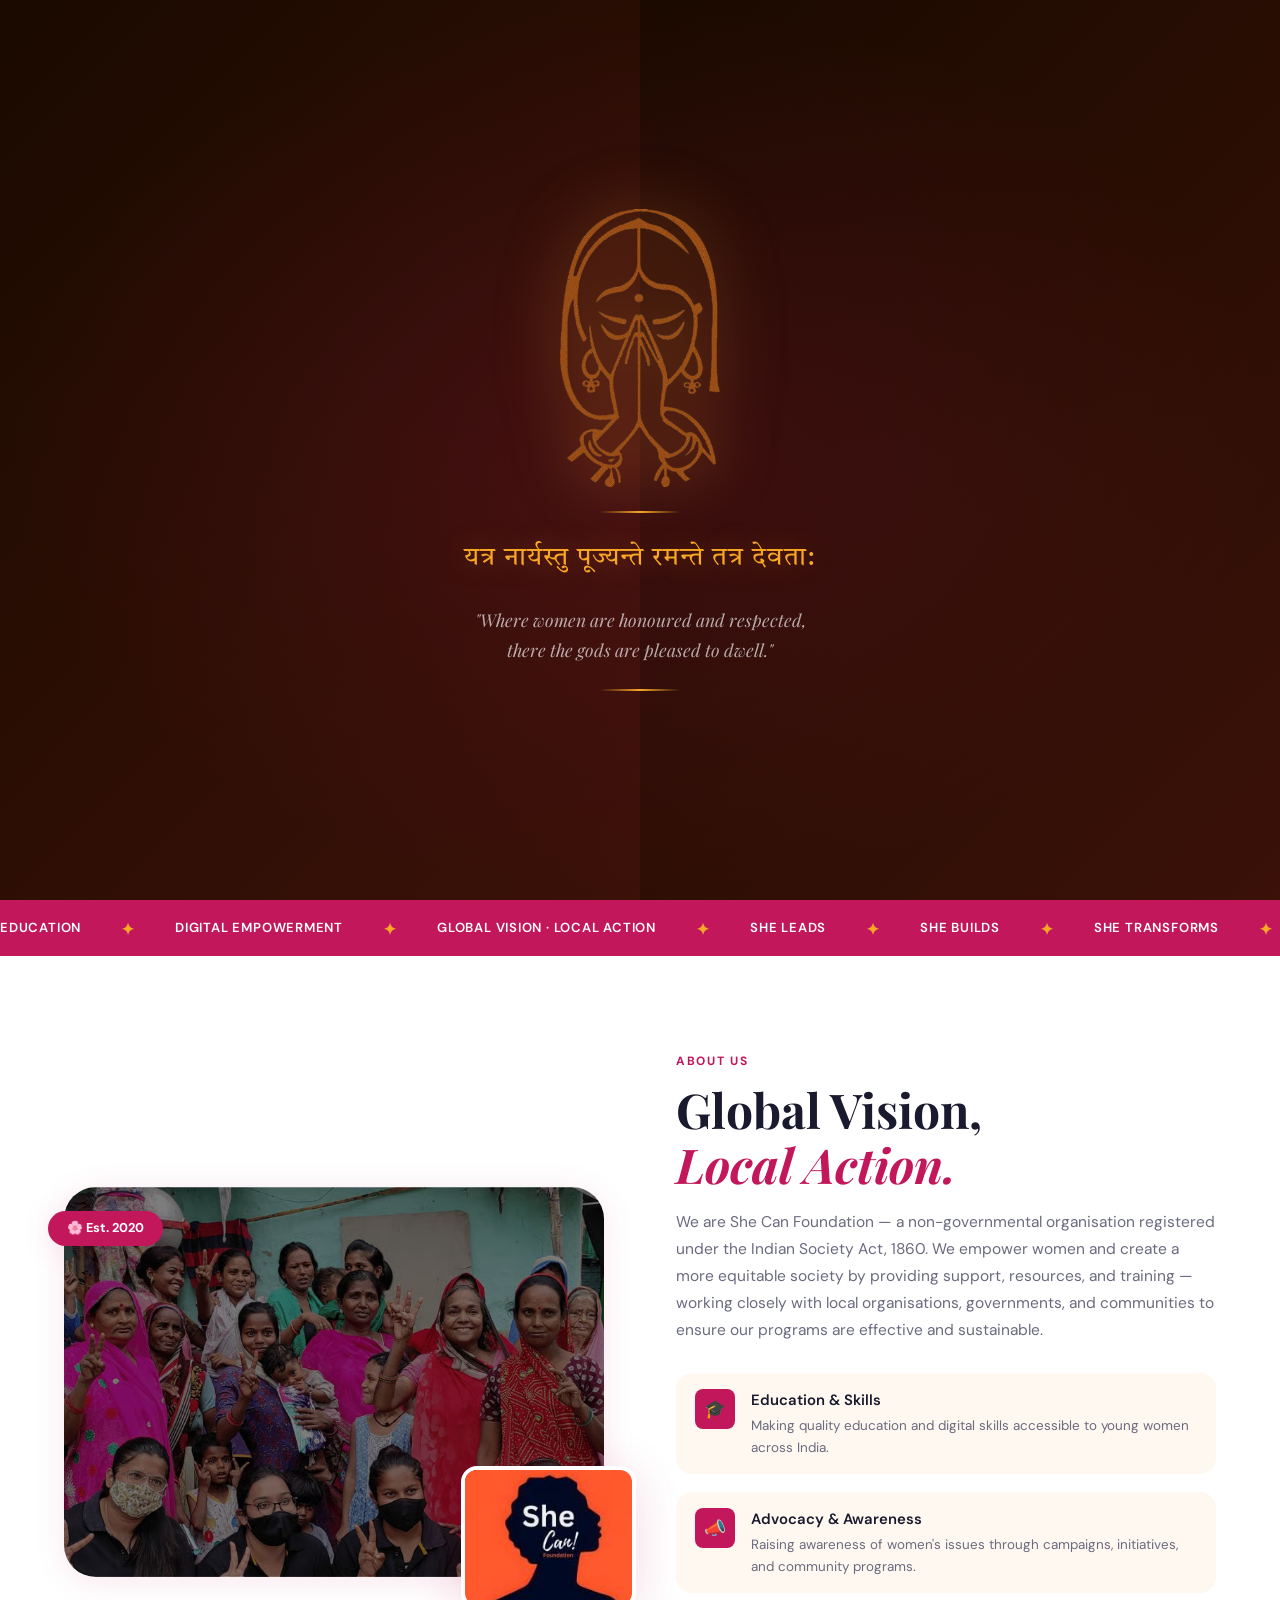
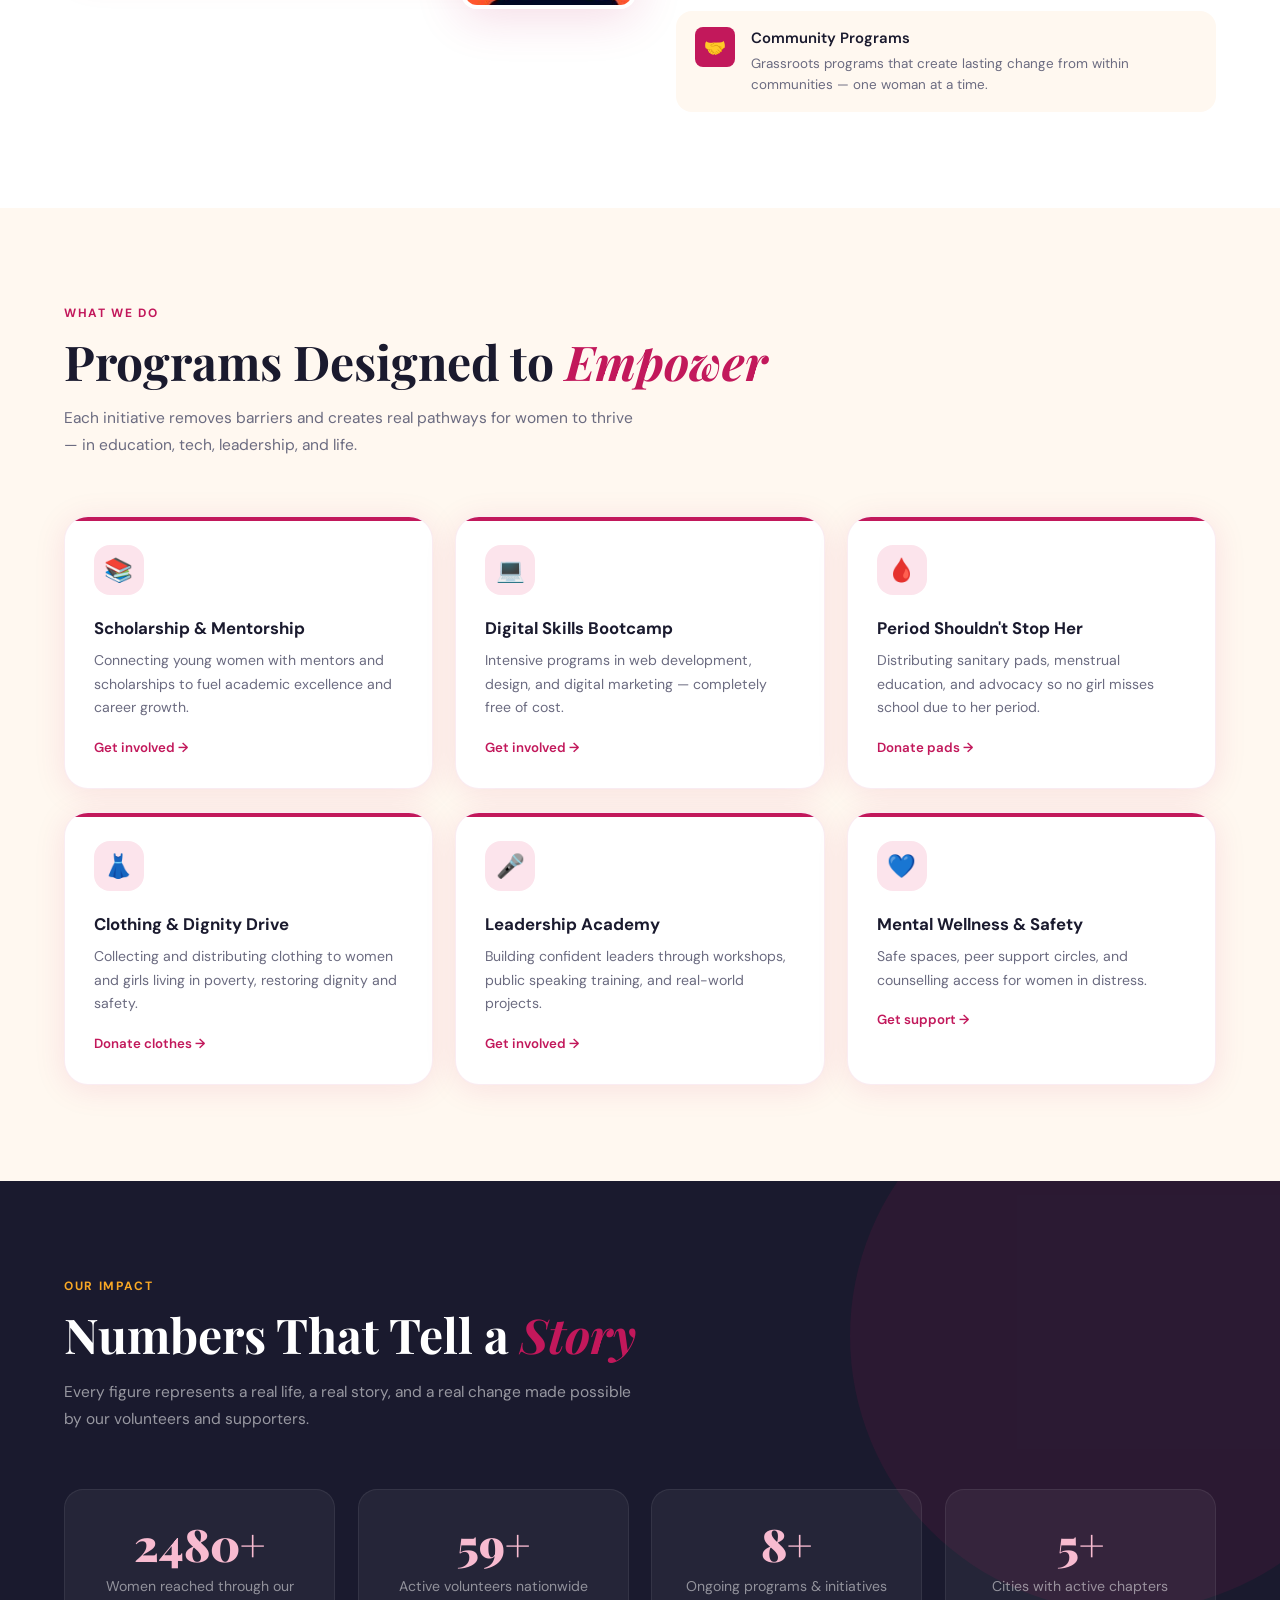
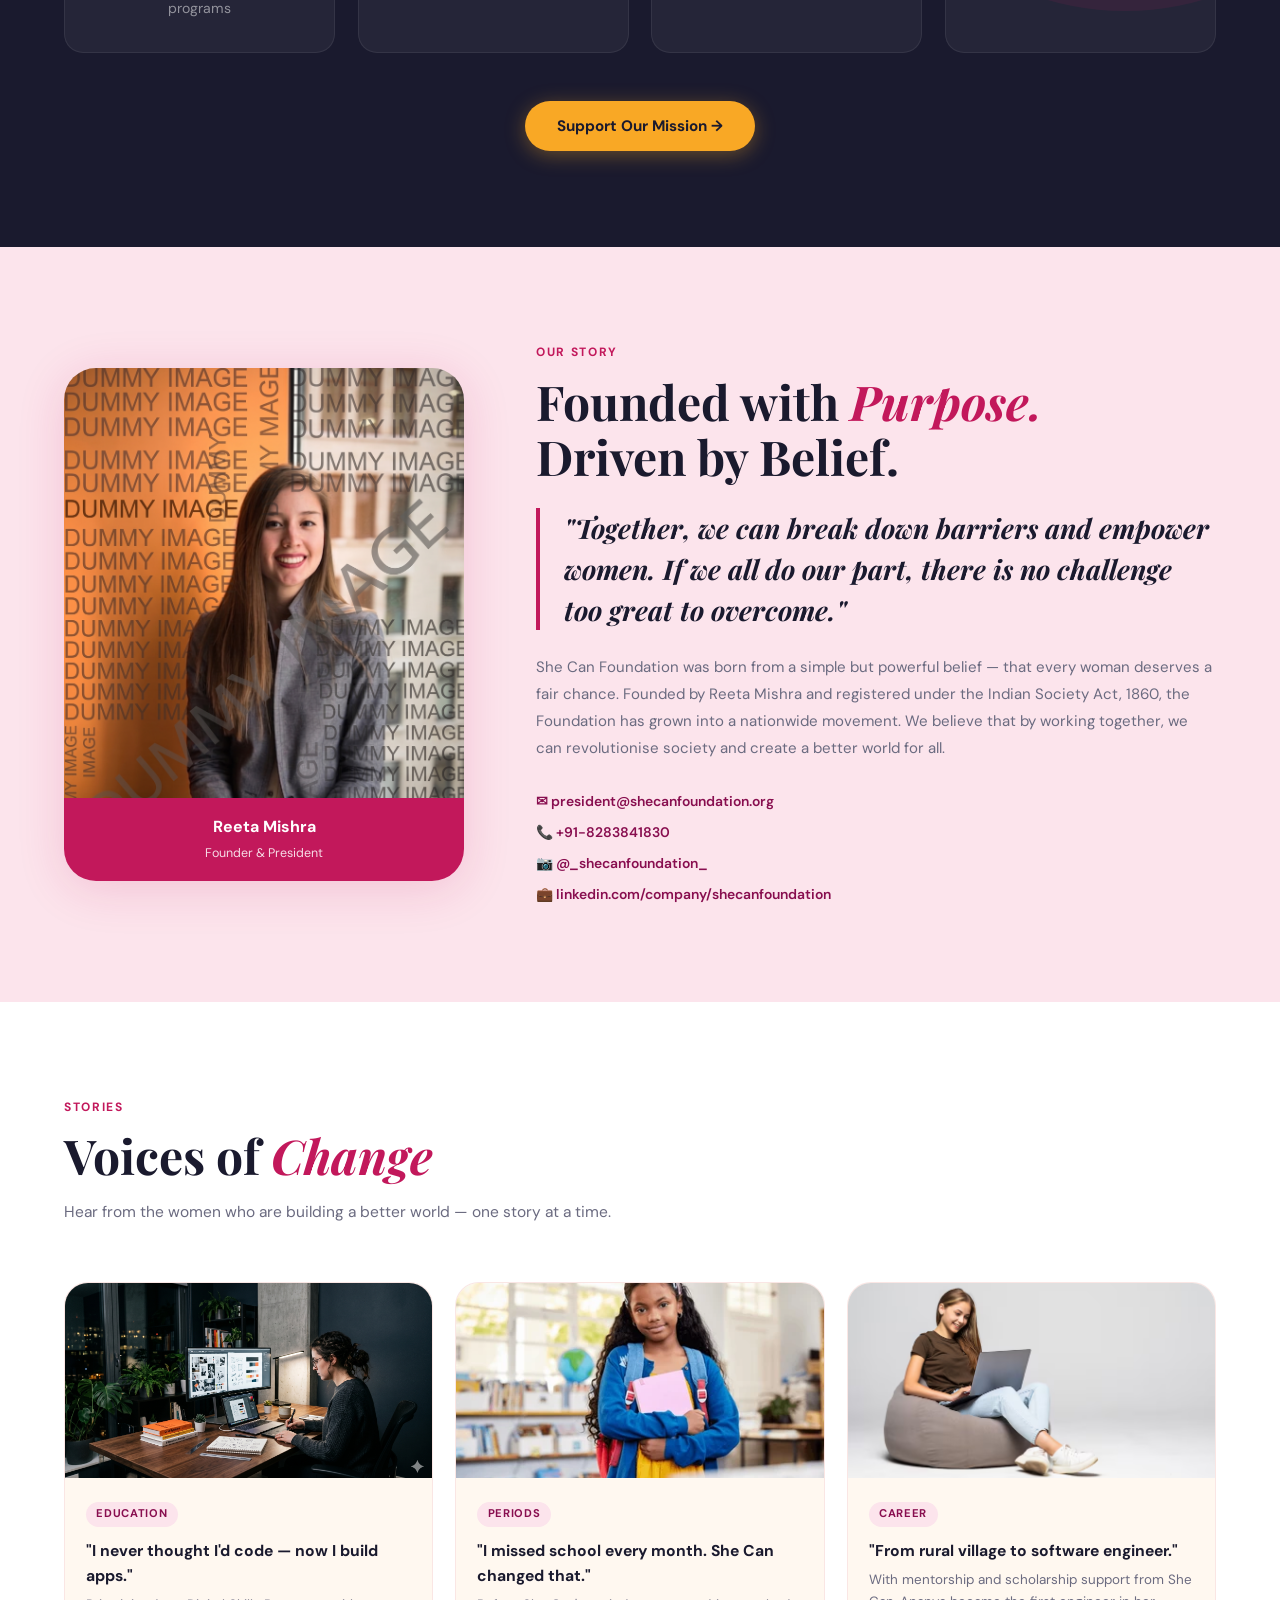
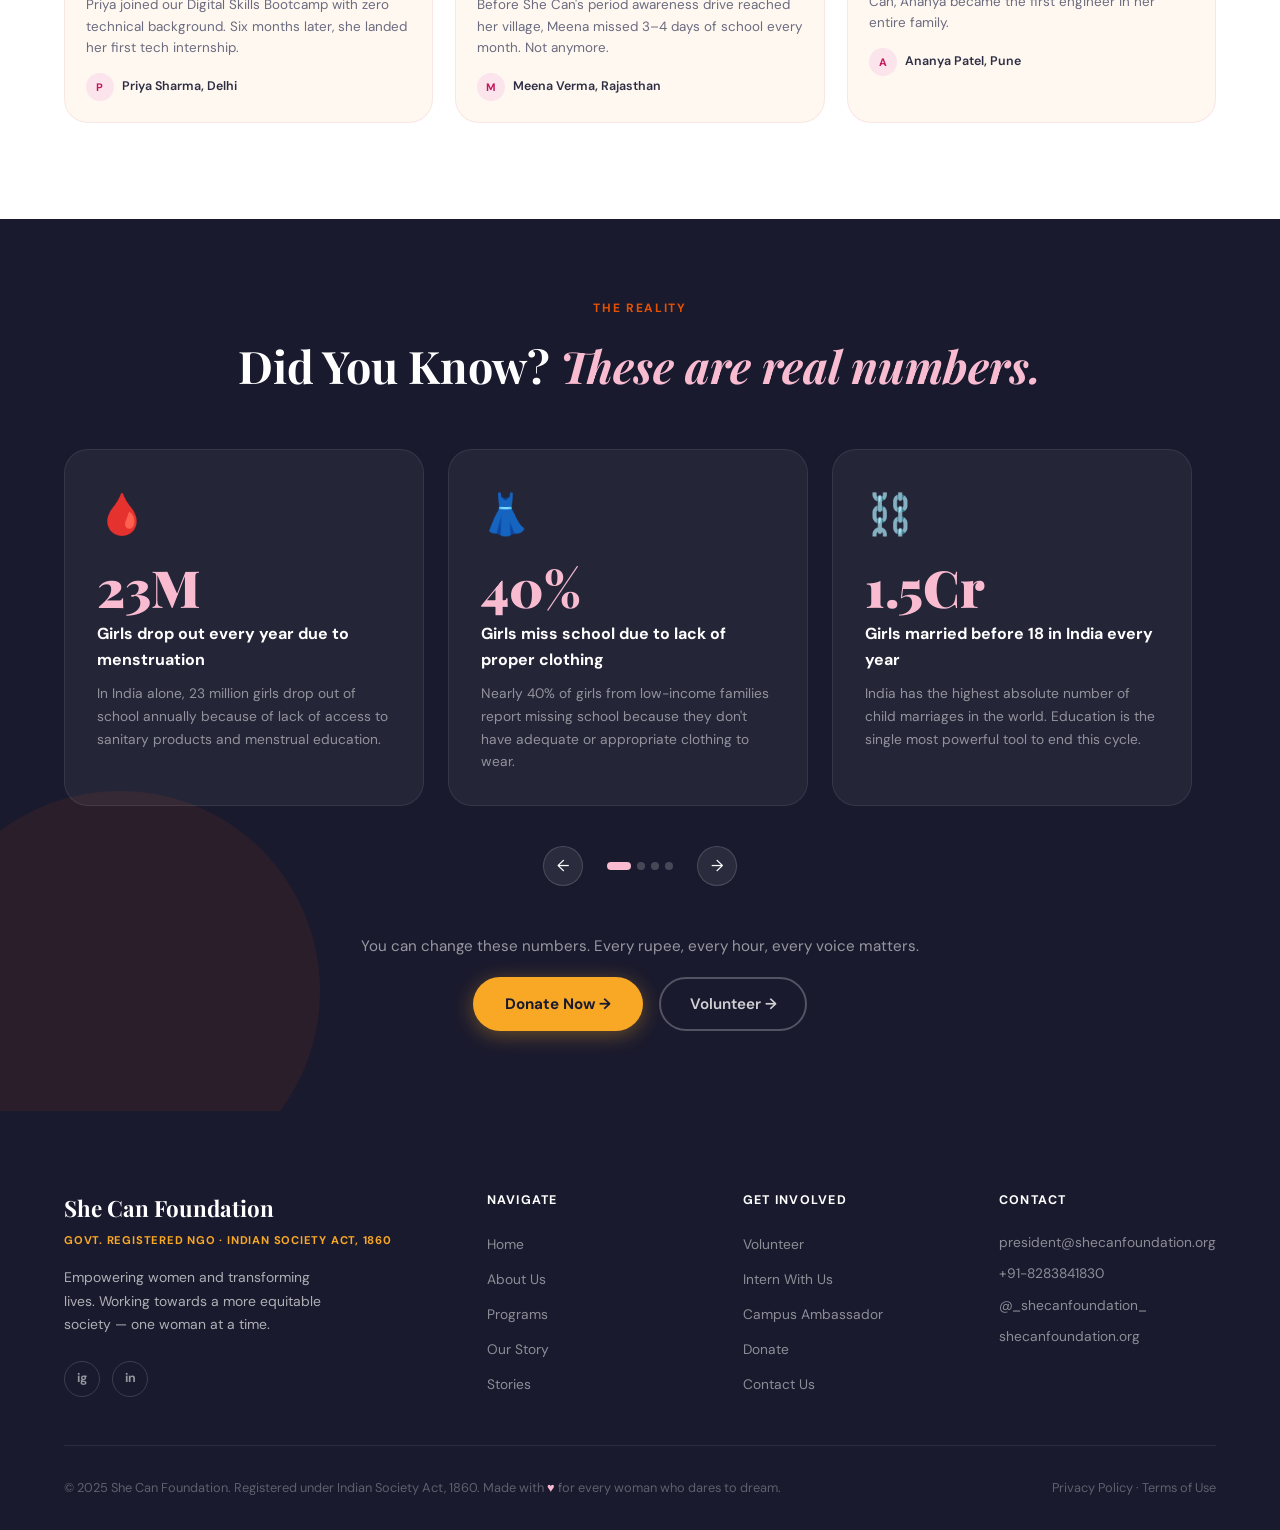
<file: index.html>
<!DOCTYPE html>
<html lang="en">

<head>
  <meta charset="UTF-8" />
  <meta name="viewport" content="width=device-width, initial-scale=1.0" />
  <title>She Can Foundation | Together We Can Change</title>
  <meta name="description"
    content="She Can Foundation — A government-registered NGO empowering women through education, digital skills, and community programs across India." />
  <link rel="stylesheet" href="styles.css" />

  <style>
    /* ============================================================
       INDEX PAGE STYLES
       Covers: Intro curtain, Hero, Marquee, About, Programs,
               Impact, Founder, Stories, Stats Slider, Footer
       ============================================================ */

    /* ── INTRO CURTAIN OVERLAY ── */
    /* Full-screen overlay that plays on first visit then slides away */
    #intro-overlay {
      position: fixed;
      inset: 0;
      z-index: 9999;
      display: flex;
      flex-direction: column;
      align-items: center;
      justify-content: center;
      overflow: hidden;
      background: #1a0a00;
      /* deep warm dark */
    }

    /* The two curtain panels that slide left/right to reveal the page */
    .curtain-left,
    .curtain-right {
      position: absolute;
      top: 0;
      bottom: 0;
      width: 50%;
      background: linear-gradient(135deg, #1a0a00 0%, #3b1108 100%);
      transition: transform 1.1s cubic-bezier(0.76, 0, 0.24, 1);
      z-index: 2;
    }

    .curtain-left {
      left: 0;
      transform: translateX(0);
    }

    .curtain-right {
      right: 0;
      transform: translateX(0);
    }

    /* Curtain open state — triggered by JS */
    #intro-overlay.open .curtain-left {
      transform: translateX(-100%);
    }

    #intro-overlay.open .curtain-right {
      transform: translateX(100%);
    }

    /* When curtain fully opens, hide overlay so page is interactive */
    #intro-overlay.hidden {
      pointer-events: none;
      opacity: 0;
      transition: opacity 0.5s ease;
    }

    /* ── SCREEN 1: Sanskrit shlok + Namaste illustration ── */
    #screen-1 {
      position: absolute;
      inset: 0;
      z-index: 3;
      display: flex;
      flex-direction: column;
      align-items: center;
      justify-content: center;
      gap: 1.5rem;
      padding: 2rem;
      text-align: center;
      /* Decorative mandala-like radial glow */
      background: radial-gradient(ellipse at center, rgba(194, 24, 91, 0.15) 0%, transparent 70%);
      transition: opacity 0.6s ease;
    }

    #screen-1.fade-out {
      opacity: 0;
      pointer-events: none;
    }

    /* Namaste woman SVG illustration from uploaded image */
    .namaste-img {
      width: clamp(100px, 15vw, 160px);
      filter: drop-shadow(0 0 30px rgba(249, 168, 37, 0.5));
      animation: float 3s ease-in-out infinite;
    }

    @keyframes float {

      0%,
      100% {
        transform: translateY(0);
      }

      50% {
        transform: translateY(-10px);
      }
    }

    /* Gold decorative divider line */
    .gold-line {
      width: 80px;
      height: 2px;
      background: linear-gradient(90deg, transparent, var(--gold), transparent);
    }

    /* Main Sanskrit text — uses Devanagari font */
    .shlok-devan {
      font-family: var(--font-devan);
      font-size: clamp(1.1rem, 2.5vw, 1.6rem);
      color: var(--gold);
      letter-spacing: 0.04em;
      line-height: 1.7;
      text-shadow: 0 0 30px rgba(249, 168, 37, 0.4);
    }

    /* English translation — smaller, muted */
    .shlok-en {
      font-family: var(--font-display);
      font-style: italic;
      font-size: clamp(0.85rem, 1.8vw, 1.1rem);
      color: rgba(255, 255, 255, 0.65);
      max-width: 520px;
      line-height: 1.7;
    }

    /* Animated entrance for screen-1 children */
    #screen-1>* {
      animation: fadeUp 0.7s ease both;
    }

    #screen-1>*:nth-child(1) {
      animation-delay: 0.2s;
    }

    #screen-1>*:nth-child(2) {
      animation-delay: 0.5s;
    }

    #screen-1>*:nth-child(3) {
      animation-delay: 0.7s;
    }

    #screen-1>*:nth-child(4) {
      animation-delay: 0.9s;
    }

    #screen-1>*:nth-child(5) {
      animation-delay: 1.1s;
    }

    /* ── SCREEN 2: Second shlok + Durga avatar ── */
    #screen-2 {
      position: absolute;
      inset: 0;
      z-index: 3;
      display: none;
      /* hidden until screen-1 fades */
      flex-direction: column;
      align-items: center;
      justify-content: center;
      gap: 1.5rem;
      padding: 2rem;
      text-align: center;
    }

    #screen-2.active {
      display: flex;
    }

    /* Durga avatar image */
    .durga-img {
      width: clamp(140px, 20vw, 220px);
      filter: drop-shadow(0 0 40px rgba(194, 24, 91, 0.6));
      animation: scaleIn 0.8s cubic-bezier(0.34, 1.56, 0.64, 1) both, float 4s 0.8s ease-in-out infinite;
    }

    /* Screen 2 children entrance */
    #screen-2>* {
      animation: fadeUp 0.6s ease both;
    }

    #screen-2>*:nth-child(1) {
      animation-delay: 0.1s;
    }

    #screen-2>*:nth-child(2) {
      animation-delay: 0.3s;
    }

    #screen-2>*:nth-child(3) {
      animation-delay: 0.5s;
    }

    #screen-2>*:nth-child(4) {
      animation-delay: 0.7s;
    }

    #screen-2>*:nth-child(5) {
      animation-delay: 0.9s;
    }

    /* "She Can" transition text before curtain opens */
    .she-can-reveal {
      font-family: var(--font-display);
      font-size: clamp(2rem, 5vw, 4rem);
      font-weight: 900;
      color: var(--white);
      letter-spacing: 0.08em;
    }

    .she-can-reveal span {
      color: var(--rose-light);
    }

    /* Skip button — top right corner */
    #skip-btn {
      position: absolute;
      top: 1.5rem;
      right: 2rem;
      z-index: 10;
      font-size: 0.78rem;
      font-weight: 600;
      color: rgba(255, 255, 255, 0.45);
      border: 1px solid rgba(255, 255, 255, 0.2);
      border-radius: var(--radius-pill);
      padding: 0.35rem 1rem;
      transition: all var(--ease);
      cursor: pointer;
      background: none;
    }

    #skip-btn:hover {
      color: var(--white);
      border-color: rgba(255, 255, 255, 0.5);
    }

    /* ── HERO SECTION ── */
    #hero {
      min-height: 100vh;
      display: flex;
      align-items: center;
      padding: 8rem 5% 5rem;
      position: relative;
      overflow: hidden;
    }

    /* Ambient background blobs */
    .hero-bg {
      position: absolute;
      inset: 0;
      z-index: 0;
      background:
        radial-gradient(ellipse at 68% 38%, rgba(248, 187, 208, 0.38) 0%, transparent 62%),
        radial-gradient(ellipse at 12% 82%, rgba(249, 168, 37, 0.10) 0%, transparent 52%),
        var(--cream);
    }

    .hero-blob {
      position: absolute;
      border-radius: 50%;
      background: rgba(194, 24, 91, 0.055);
      animation: blob 14s ease-in-out infinite;
    }

    .hero-blob:nth-child(1) {
      width: 540px;
      height: 540px;
      top: -120px;
      right: -120px;
    }

    .hero-blob:nth-child(2) {
      width: 320px;
      height: 320px;
      bottom: 40px;
      right: 28%;
      animation-delay: -5s;
    }

    .hero-blob:nth-child(3) {
      width: 200px;
      height: 200px;
      top: 42%;
      left: -60px;
      animation-delay: -9s;
    }

    /* Hero text content */
    .hero-content {
      position: relative;
      z-index: 1;
      max-width: 620px;
    }

    .hero-badges {
      display: flex;
      align-items: center;
      flex-wrap: wrap;
      gap: 8px;
      margin-bottom: 1.6rem;
      animation: fadeUp 0.6s ease both;
    }

    .badge {
      display: inline-flex;
      align-items: center;
      gap: 6px;
      padding: 0.38rem 1rem;
      border-radius: var(--radius-pill);
      font-size: 0.78rem;
      font-weight: 700;
      letter-spacing: 0.04em;
    }

    .badge-rose {
      background: var(--rose-pale);
      color: var(--rose-dark);
    }

    .badge-gold {
      background: var(--gold-pale);
      color: #7a5c00;
      border: 1px solid rgba(249, 168, 37, 0.3);
    }

    h1.hero-title {
      font-family: var(--font-display);
      font-size: clamp(2.8rem, 5.5vw, 5rem);
      font-weight: 900;
      line-height: 1.07;
      color: var(--charcoal);
      margin-bottom: 1.4rem;
      animation: fadeUp 0.6s 0.1s ease both;
    }

    h1.hero-title em {
      color: var(--rose);
      font-style: italic;
    }

    .hero-sub {
      font-size: 1.05rem;
      color: var(--text-muted);
      line-height: 1.78;
      max-width: 520px;
      margin-bottom: 2.4rem;
      animation: fadeUp 0.6s 0.2s ease both;
    }

    .hero-actions {
      display: flex;
      gap: 1rem;
      flex-wrap: wrap;
      animation: fadeUp 0.6s 0.3s ease both;
    }

    /* Hero stat counters */
    .hero-stats {
      display: flex;
      gap: 2.5rem;
      margin-top: 3.5rem;
      flex-wrap: wrap;
      animation: fadeUp 0.6s 0.45s ease both;
    }

    .hero-stat .num {
      font-family: var(--font-display);
      font-size: 2rem;
      font-weight: 700;
      color: var(--rose-dark);
      display: block;
      line-height: 1;
    }

    .hero-stat .lbl {
      font-size: 0.78rem;
      color: var(--text-muted);
      font-weight: 500;
    }

    /* Hero image card — right side */
    .hero-image-wrap {
      position: absolute;
      right: 5%;
      top: 50%;
      transform: translateY(-50%);
      z-index: 1;
      width: clamp(280px, 34%, 460px);
      animation: fadeIn 0.9s 0.3s ease both;
    }

    .hero-image-card {
      background: var(--white);
      border-radius: 2rem;
      overflow: hidden;
      box-shadow: var(--shadow-md);
      position: relative;
    }

    .hero-image-card img {
      width: 100%;
      height: 420px;
      object-fit: cover;
    }

    .hero-image-pill {
      position: absolute;
      bottom: 1.5rem;
      left: 50%;
      transform: translateX(-50%);
      background: var(--white);
      border-radius: var(--radius-pill);
      padding: 0.6rem 1.2rem;
      display: flex;
      align-items: center;
      gap: 10px;
      box-shadow: 0 4px 20px rgba(0, 0, 0, 0.12);
      white-space: nowrap;
    }

    .pill-dot {
      width: 28px;
      height: 28px;
      border-radius: 50%;
      background: var(--rose-pale);
      display: flex;
      align-items: center;
      justify-content: center;
      font-size: 0.8rem;
    }

    .hero-image-pill span {
      font-size: 0.8rem;
      font-weight: 600;
      color: var(--charcoal);
    }

    /* ── ABOUT SECTION ── */
    #about {
      background: var(--white);
    }

    .about-grid {
      display: grid;
      grid-template-columns: 1fr 1fr;
      gap: 4.5rem;
      align-items: center;
    }

    .about-visual {
      position: relative;
    }

    .about-img-main {
      border-radius: 2rem;
      overflow: hidden;
      box-shadow: var(--shadow);
    }

    .about-img-main img {
      width: 100%;
      height: 390px;
      object-fit: cover;
    }

    .about-img-accent {
      position: absolute;
      bottom: -2rem;
      right: -2rem;
      width: 175px;
      border-radius: var(--radius);
      overflow: hidden;
      box-shadow: var(--shadow-md);
      border: 4px solid var(--white);
    }

    .about-img-accent img {
      width: 100%;
      height: 135px;
      object-fit: cover;
    }

    .about-tag {
      position: absolute;
      top: 1.5rem;
      left: -1rem;
      background: var(--rose);
      color: var(--white);
      padding: 0.45rem 1.2rem;
      border-radius: var(--radius-pill);
      font-size: 0.8rem;
      font-weight: 700;
      box-shadow: var(--shadow);
      animation: pulse 3s ease-in-out infinite;
    }

    .about-features {
      display: flex;
      flex-direction: column;
      gap: 1.1rem;
      margin-top: 1.8rem;
    }

    .about-feat {
      display: flex;
      gap: 1rem;
      align-items: flex-start;
      padding: 1rem 1.2rem;
      border-radius: var(--radius);
      background: var(--cream);
      transition: var(--ease);
    }

    .about-feat:hover {
      background: var(--rose-pale);
      transform: translateX(5px);
    }

    .feat-icon {
      width: 40px;
      height: 40px;
      border-radius: var(--radius-sm);
      background: var(--rose);
      color: var(--white);
      display: flex;
      align-items: center;
      justify-content: center;
      font-size: 1.1rem;
      flex-shrink: 0;
    }

    .feat-text h4 {
      font-size: 0.93rem;
      font-weight: 600;
      margin-bottom: 0.15rem;
    }

    .feat-text p {
      font-size: 0.84rem;
      color: var(--text-muted);
    }

    /* ── PROGRAMS SECTION ── */
    #programs {
      background: var(--cream);
    }

    .programs-grid {
      display: grid;
      grid-template-columns: repeat(auto-fit, minmax(280px, 1fr));
      gap: 1.4rem;
    }

    .prog-card {
      background: var(--white);
      border-radius: 1.5rem;
      padding: 1.8rem;
      box-shadow: var(--shadow);
      border: 1px solid rgba(194, 24, 91, 0.08);
      position: relative;
      overflow: hidden;
      transition: transform var(--ease), box-shadow var(--ease);
    }

    .prog-card:hover {
      transform: translateY(-6px);
      box-shadow: var(--shadow-md);
    }

    /* Top accent bar */
    .prog-card::before {
      content: '';
      position: absolute;
      top: 0;
      left: 0;
      right: 0;
      height: 4px;
      background: var(--rose);
    }

    .prog-icon {
      width: 50px;
      height: 50px;
      border-radius: var(--radius);
      background: var(--rose-pale);
      display: flex;
      align-items: center;
      justify-content: center;
      font-size: 1.45rem;
      margin-bottom: 1.2rem;
    }

    .prog-card h3 {
      font-size: 1.05rem;
      font-weight: 700;
      margin-bottom: 0.5rem;
    }

    .prog-card p {
      font-size: 0.88rem;
      color: var(--text-muted);
      line-height: 1.65;
    }

    .prog-link {
      display: inline-flex;
      align-items: center;
      gap: 5px;
      color: var(--rose);
      font-size: 0.83rem;
      font-weight: 600;
      margin-top: 1.1rem;
      transition: gap var(--ease);
    }

    .prog-link:hover {
      gap: 10px;
    }

    /* ── IMPACT (dark) SECTION ── */
    #impact {
      background: var(--charcoal);
      position: relative;
      overflow: hidden;
    }

    /* Decorative circle in background */
    #impact::before {
      content: '';
      position: absolute;
      top: -120px;
      right: -120px;
      width: 550px;
      height: 550px;
      border-radius: 50%;
      background: rgba(194, 24, 91, 0.10);
      pointer-events: none;
    }

    #impact .section-label {
      color: var(--gold);
    }

    #impact h2.section-title {
      color: var(--white);
    }

    #impact .section-sub {
      color: rgba(255, 255, 255, 0.55);
    }

    .impact-grid {
      display: grid;
      grid-template-columns: repeat(auto-fit, minmax(190px, 1fr));
      gap: 1.4rem;
      margin-top: 3rem;
    }

    .impact-card {
      text-align: center;
      padding: 2rem 1.5rem;
      background: rgba(255, 255, 255, 0.05);
      border-radius: 1.2rem;
      border: 1px solid rgba(255, 255, 255, 0.07);
      transition: var(--ease);
    }

    .impact-card:hover {
      background: rgba(194, 24, 91, 0.16);
      border-color: rgba(194, 24, 91, 0.3);
      transform: translateY(-4px);
    }

    .impact-num {
      font-family: var(--font-display);
      font-size: 2.8rem;
      font-weight: 900;
      color: var(--rose-light);
      display: block;
      line-height: 1;
    }

    .impact-card p {
      font-size: 0.88rem;
      color: rgba(255, 255, 255, 0.5);
      margin-top: 0.5rem;
    }

    .impact-cta {
      text-align: center;
      margin-top: 3rem;
      position: relative;
      z-index: 1;
    }

    /* ── FOUNDER SECTION ── */
    #founder {
      background: var(--rose-pale);
    }

    .founder-wrap {
      display: grid;
      grid-template-columns: 1fr 1.7fr;
      gap: 4.5rem;
      align-items: center;
    }

    .founder-img {
      border-radius: 2rem;
      overflow: hidden;
      box-shadow: var(--shadow-md);
      position: relative;
    }

    .founder-img img {
      width: 100%;
      height: 430px;
      object-fit: cover;
      object-position: top;
    }

    .founder-name-card {
      background: var(--rose);
      color: var(--white);
      padding: 1rem 1.8rem;
      text-align: center;
    }

    .founder-name-card strong {
      display: block;
      font-size: 1rem;
      font-weight: 700;
    }

    .founder-name-card span {
      font-size: 0.78rem;
      opacity: 0.85;
    }

    blockquote.founder-quote {
      font-family: var(--font-display);
      font-size: clamp(1.15rem, 2.2vw, 1.7rem);
      font-style: italic;
      font-weight: 700;
      line-height: 1.5;
      color: var(--charcoal);
      border-left: 4px solid var(--rose);
      padding-left: 1.5rem;
      margin: 1.5rem 0;
    }

    .founder-bio {
      font-size: 0.94rem;
      color: var(--text-muted);
      line-height: 1.78;
    }

    .founder-contacts {
      display: flex;
      flex-direction: column;
      gap: 0.55rem;
      margin-top: 1.8rem;
    }

    .founder-contacts a {
      display: inline-flex;
      align-items: center;
      gap: 8px;
      font-size: 0.87rem;
      font-weight: 600;
      color: var(--rose-dark);
      transition: color var(--ease);
    }

    .founder-contacts a:hover {
      color: var(--rose);
    }

    /* ── STORIES SECTION ── */
    #stories {
      background: var(--white);
    }

    .stories-grid {
      display: grid;
      grid-template-columns: repeat(auto-fit, minmax(260px, 1fr));
      gap: 1.4rem;
    }

    .story-card {
      border-radius: 1.5rem;
      overflow: hidden;
      border: 1px solid rgba(194, 24, 91, 0.08);
      background: var(--cream);
      transition: transform var(--ease), box-shadow var(--ease);
    }

    .story-card:hover {
      transform: translateY(-4px);
      box-shadow: var(--shadow);
    }

    .story-img {
      height: 195px;
      overflow: hidden;
    }

    .story-img img {
      width: 100%;
      height: 100%;
      object-fit: cover;
      transition: transform 0.55s ease;
    }

    .story-card:hover .story-img img {
      transform: scale(1.06);
    }

    .story-body {
      padding: 1.3rem;
    }

    .story-tag {
      display: inline-block;
      background: var(--rose-pale);
      color: var(--rose-dark);
      font-size: 0.7rem;
      font-weight: 700;
      text-transform: uppercase;
      letter-spacing: 0.06em;
      padding: 0.22rem 0.65rem;
      border-radius: var(--radius-pill);
      margin-bottom: 0.7rem;
    }

    .story-body h4 {
      font-size: 0.98rem;
      font-weight: 700;
      margin-bottom: 0.4rem;
    }

    .story-body p {
      font-size: 0.84rem;
      color: var(--text-muted);
      line-height: 1.6;
    }

    .story-meta {
      display: flex;
      align-items: center;
      gap: 8px;
      margin-top: 0.9rem;
    }

    .ava {
      width: 28px;
      height: 28px;
      border-radius: 50%;
      background: var(--rose-pale);
      display: flex;
      align-items: center;
      justify-content: center;
      font-size: 0.68rem;
      font-weight: 700;
      color: var(--rose);
      flex-shrink: 0;
    }

    .story-meta span {
      font-size: 0.78rem;
      font-weight: 600;
      color: var(--charcoal-md);
    }

    /* ── AWARENESS STATS SLIDER ── */
    /* The emotional "did you know" section above the footer */
    #awareness {
      background: var(--charcoal);
      padding: 5rem 5%;
      overflow: hidden;
      position: relative;
    }

    #awareness::before {
      /* Decorative saffron glow top-left */
      content: '';
      position: absolute;
      bottom: -80px;
      left: -80px;
      width: 400px;
      height: 400px;
      border-radius: 50%;
      background: rgba(230, 81, 0, 0.08);
      pointer-events: none;
    }

    .awareness-header {
      text-align: center;
      margin-bottom: 3rem;
    }

    .awareness-header .section-label {
      color: var(--saffron);
      justify-content: center;
      display: block;
    }

    .awareness-header h2 {
      font-family: var(--font-display);
      font-size: clamp(1.8rem, 3.5vw, 2.8rem);
      font-weight: 700;
      color: var(--white);
    }

    .awareness-header h2 em {
      color: var(--rose-light);
      font-style: italic;
    }

    /* Slider container — overflow hidden, controlled by JS */
    .slider-wrapper {
      position: relative;
      overflow: hidden;
    }

    .slider-track {
      display: flex;
      gap: 1.5rem;
      transition: transform 0.6s cubic-bezier(0.4, 0, 0.2, 1);
      width: max-content;
    }

    /* Individual stat card in slider */
    .stat-slide {
      width: clamp(260px, 30vw, 360px);
      background: rgba(255, 255, 255, 0.05);
      border: 1px solid rgba(255, 255, 255, 0.08);
      border-radius: 1.5rem;
      padding: 2rem;
      flex-shrink: 0;
      transition: border-color var(--ease), background var(--ease);
    }

    .stat-slide:hover {
      background: rgba(194, 24, 91, 0.14);
      border-color: rgba(194, 24, 91, 0.3);
    }

    .stat-slide .stat-emoji {
      font-size: 2.5rem;
      display: block;
      margin-bottom: 1rem;
    }

    .stat-slide .stat-num {
      font-family: var(--font-display);
      font-size: clamp(2.2rem, 4vw, 3.2rem);
      font-weight: 900;
      color: var(--rose-light);
      line-height: 1;
      display: block;
      margin-bottom: 0.5rem;
    }

    .stat-slide h4 {
      font-size: 1rem;
      font-weight: 700;
      color: var(--white);
      margin-bottom: 0.6rem;
    }

    .stat-slide p {
      font-size: 0.86rem;
      color: rgba(255, 255, 255, 0.5);
      line-height: 1.65;
    }

    /* Slider navigation dots */
    .slider-controls {
      display: flex;
      justify-content: center;
      align-items: center;
      gap: 1.5rem;
      margin-top: 2.5rem;
    }

    .slider-btn {
      width: 40px;
      height: 40px;
      border-radius: 50%;
      background: rgba(255, 255, 255, 0.08);
      border: 1px solid rgba(255, 255, 255, 0.15);
      color: var(--white);
      font-size: 1rem;
      display: flex;
      align-items: center;
      justify-content: center;
      cursor: pointer;
      transition: all var(--ease);
    }

    .slider-btn:hover {
      background: var(--rose);
      border-color: var(--rose);
    }

    .slider-dots {
      display: flex;
      gap: 6px;
    }

    .slider-dot {
      width: 8px;
      height: 8px;
      border-radius: 50%;
      background: rgba(255, 255, 255, 0.2);
      cursor: pointer;
      transition: all var(--ease);
    }

    .slider-dot.active {
      background: var(--rose-light);
      width: 24px;
      border-radius: 4px;
    }

    /* ── RESPONSIVE — INDEX PAGE ── */
    @media (max-width: 1100px) {
      .hero-image-wrap {
        width: clamp(260px, 30%, 400px);
      }
    }

    @media (max-width: 900px) {
      #hero {
        flex-direction: column;
        padding-top: 6rem;
        text-align: center;
      }

      .hero-content {
        max-width: 100%;
      }

      .hero-actions,
      .hero-badges {
        justify-content: center;
      }

      .hero-stats {
        justify-content: center;
      }

      .hero-image-wrap {
        position: static;
        transform: none;
        width: 100%;
        margin-top: 2.5rem;
      }

      .hero-image-card img {
        height: 280px;
      }

      .about-grid,
      .founder-wrap {
        grid-template-columns: 1fr;
      }

      .about-img-accent {
        right: 0;
        bottom: -1rem;
      }
    }

    @media (max-width: 600px) {
      .stat-slide {
        width: 80vw;
      }
    }
  </style>
</head>

<body>

  <!-- ============================================================
       INTRO OVERLAY — Sanskrit curtain sequence
       Plays automatically on page load, skippable
       ============================================================ -->
  <div id="intro-overlay">

    <!-- Left and right curtain panels -->
    <div class="curtain-left"></div>
    <div class="curtain-right"></div>


    <!-- ── SCREEN 1: First shlok + Namaste woman ── -->
    <div id="screen-1">
      <!-- Namaste woman illustration (uploaded image used as src) -->
      <img class="namaste-img" src="assets/namaste2.png" alt="Woman in Namaste — Greeting and reverence" />
      <div class="gold-line"></div>
      <!-- First Sanskrit shlok -->
      <p class="shlok-devan">यत्र नार्यस्तु पूज्यन्ते रमन्ते तत्र देवता:</p>
      <p class="shlok-en">"Where women are honoured and respected,<br>there the gods are pleased to dwell."</p>
      <div class="gold-line"></div>
    </div>

    <!-- ── SCREEN 2: Second shlok + Durga avatar ── -->
    <div id="screen-2">
      <!-- Durga avatar (uploaded image) -->
      <img class="durga-img" src="/assets/durga2.png" alt="Woman in Durga avatar — Power and strength" />
      <div class="gold-line"></div>
      <!-- Second Sanskrit shlok -->
      <p class="shlok-devan">नारीणामास्ति संसारा, हर्त्रीणां हितमण्डला।<br>कान्तारं मोक्षधारिण्या,
        स्त्रीणामेवमहान्निधिः॥</p>
      <p class="shlok-en">"The world belongs to women — they are the guardians of welfare.<br>In the path of liberation,
        women are the greatest treasure of creation."</p>
      <div class="gold-line"></div>
      <!-- She Can branding before curtain opens -->
      <p class="she-can-reveal">She<span>Can</span> Foundation</p>
    </div>

  </div><!-- /intro-overlay -->


  <!-- ============================================================
       NAVIGATION
       ============================================================ -->
  <nav id="navbar">
    <a class="nav-logo" href="index.html">
      <div class="nav-logo-img-wrap">
        <img src="assets/logo.png" alt="SheCan Foundation Logo" />
      </div>
      <div class="nav-logo-text">
        SheCan Foundation
        <small>Changemakers of society</small>
      </div>
    </a>
    <ul class="nav-links">
      <li><a href="index.html" class="active">Home</a></li>
      <li><a href="index.html#about">About</a></li>
      <li><a href="index.html#programs">Programs</a></li>
      <li><a href="donate.html">Donate</a></li>
      <li><a href="volunteer.html">Volunteer</a></li>
      <li><a href="contact.html">Contact</a></li>
    </ul>
    <a class="nav-cta btn-gold" href="donate.html">Donate Now ♥</a>
    <button class="hamburger" onclick="toggleMenu()" aria-label="Open menu">
      <span></span><span></span><span></span>
    </button>
  </nav>

  <!-- Mobile menu -->
  <div class="mobile-menu" id="mobileMenu">
    <a href="index.html" onclick="toggleMenu()">Home</a>
    <a href="index.html#about" onclick="toggleMenu()">About</a>
    <a href="index.html#programs" onclick="toggleMenu()">Programs</a>
    <a href="donate.html" onclick="toggleMenu()">Donate</a>
    <a href="volunteer.html" onclick="toggleMenu()">Volunteer</a>
    <a href="contact.html" onclick="toggleMenu()">Contact</a>
    <a class="nav-cta btn-gold" href="donate.html" onclick="toggleMenu()">Donate Now ♥</a>
  </div>


  <!-- ============================================================
       HERO
       ============================================================ -->
  <section id="hero">
    <div class="hero-bg">
      <div class="hero-blob"></div>
      <div class="hero-blob"></div>
      <div class="hero-blob"></div>
    </div>

    <div class="hero-content">
      <div class="hero-badges">
        <span class="badge badge-rose">♀ Youth-Driven NGO</span>
        <span class="badge badge-gold">⭐ Govt. Registered · Society Act 1860</span>
      </div>

      <h1 class="hero-title">
        Together We Can<br><em>Change the World.</em>
      </h1>

      <p class="hero-sub">
        She Can Foundation is a government-registered NGO dedicated to empowering women
        through education, digital skills, and community-driven programs — across India and beyond.
      </p>

      <div class="hero-actions">
        <a class="btn-primary" href="volunteer.html">Volunteer With Us →</a>
        <a class="btn-outline" href="donate.html">Donate Now</a>
      </div>

      <!-- Animated stat counters -->
      <div class="hero-stats">
        <div class="hero-stat">
          <span class="num" data-target="5000">0</span>
          <span class="lbl">Women Reached</span>
        </div>
        <div class="hero-stat">
          <span class="num" data-target="120">0</span>
          <span class="lbl">Active Volunteers</span>
        </div>
        <div class="hero-stat">
          <span class="num" data-target="18">0</span>
          <span class="lbl">Programs Running</span>
        </div>
      </div>
    </div>

    <!-- Hero image card — right side -->
    <div class="hero-image-wrap">
      <div class="hero-image-card">
        <img src="assets/globalvision.jpg" alt="Women empowerment community — She Can Foundation" />
        <div class="hero-image-pill">
          <div class="pill-dot">♥</div>
          <span>Changing lives every day</span>
        </div>
      </div>
    </div>
  </section>


  <!-- ============================================================
       MARQUEE BANNER
       ============================================================ -->
  <div class="marquee-wrap" aria-hidden="true">
    <div class="marquee-track">
      <span>Education</span><span class="dot">✦</span>
      <span>Digital Empowerment</span><span class="dot">✦</span>
      <span>Global Vision · Local Action</span><span class="dot">✦</span>
      <span>She Leads</span><span class="dot">✦</span>
      <span>She Builds</span><span class="dot">✦</span>
      <span>She Transforms</span><span class="dot">✦</span>
      <span>Together We Can Change</span><span class="dot">✦</span>
      <!-- Duplicate for seamless loop -->
      <span>Education</span><span class="dot">✦</span>
      <span>Digital Empowerment</span><span class="dot">✦</span>
      <span>Global Vision · Local Action</span><span class="dot">✦</span>
      <span>She Leads</span><span class="dot">✦</span>
      <span>She Builds</span><span class="dot">✦</span>
      <span>She Transforms</span><span class="dot">✦</span>
      <span>Together We Can Change</span><span class="dot">✦</span>
    </div>
  </div>


  <!-- ============================================================
       ABOUT
       ============================================================ -->
  <section id="about">
    <div class="about-grid">

      <!-- Left: Visual -->
      <div class="about-visual reveal">
        <div class="about-tag">🌸 Est. 2020</div>
        <div class="about-img-main">
          <img src="assets/vision.avif" alt="Empowered women — She Can Foundation" />
        </div>
        <div class="about-img-accent">
          <img src="assets/shecan.jpg" alt="Community volunteers" />
        </div>
      </div>

      <!-- Right: Text -->
      <div>
        <div class="section-label reveal">About Us</div>
        <h2 class="section-title reveal reveal-delay-1">Global Vision,<br><em>Local Action.</em></h2>
        <p class="section-sub reveal reveal-delay-2">
          We are She Can Foundation — a non-governmental organisation registered under the Indian Society Act, 1860.
          We empower women and create a more equitable society by providing support, resources, and training — working
          closely with local organisations, governments, and communities to ensure our programs are effective and
          sustainable.
        </p>
        <div class="about-features reveal reveal-delay-3">
          <div class="about-feat">
            <div class="feat-icon">🎓</div>
            <div class="feat-text">
              <h4>Education & Skills</h4>
              <p>Making quality education and digital skills accessible to young women across India.</p>
            </div>
          </div>
          <div class="about-feat">
            <div class="feat-icon">📣</div>
            <div class="feat-text">
              <h4>Advocacy & Awareness</h4>
              <p>Raising awareness of women's issues through campaigns, initiatives, and community programs.</p>
            </div>
          </div>
          <div class="about-feat">
            <div class="feat-icon">🤝</div>
            <div class="feat-text">
              <h4>Community Programs</h4>
              <p>Grassroots programs that create lasting change from within communities — one woman at a time.</p>
            </div>
          </div>
        </div>
      </div>

    </div>
  </section>


  <!-- ============================================================
       PROGRAMS
       ============================================================ -->
  <section id="programs">
    <div class="section-header">
      <div class="section-label reveal">What We Do</div>
      <h2 class="section-title reveal reveal-delay-1">Programs Designed to <em>Empower</em></h2>
      <p class="section-sub reveal reveal-delay-2">
        Each initiative removes barriers and creates real pathways for women to thrive —
        in education, tech, leadership, and life.
      </p>
    </div>
    <div class="programs-grid">
      <div class="prog-card reveal">
        <div class="prog-icon">📚</div>
        <h3>Scholarship & Mentorship</h3>
        <p>Connecting young women with mentors and scholarships to fuel academic excellence and career growth.</p>
        <a class="prog-link" href="volunteer.html">Get involved →</a>
      </div>
      <div class="prog-card reveal reveal-delay-1">
        <div class="prog-icon">💻</div>
        <h3>Digital Skills Bootcamp</h3>
        <p>Intensive programs in web development, design, and digital marketing — completely free of cost.</p>
        <a class="prog-link" href="volunteer.html">Get involved →</a>
      </div>
      <div class="prog-card reveal reveal-delay-2">
        <div class="prog-icon">🩸</div>
        <h3>Period Shouldn't Stop Her</h3>
        <p>Distributing sanitary pads, menstrual education, and advocacy so no girl misses school due to her period.</p>
        <a class="prog-link" href="donate.html">Donate pads →</a>
      </div>
      <div class="prog-card reveal reveal-delay-3">
        <div class="prog-icon">👗</div>
        <h3>Clothing & Dignity Drive</h3>
        <p>Collecting and distributing clothing to women and girls living in poverty, restoring dignity and safety.</p>
        <a class="prog-link" href="donate.html">Donate clothes →</a>
      </div>
      <div class="prog-card reveal reveal-delay-1">
        <div class="prog-icon">🎤</div>
        <h3>Leadership Academy</h3>
        <p>Building confident leaders through workshops, public speaking training, and real-world projects.</p>
        <a class="prog-link" href="volunteer.html">Get involved →</a>
      </div>
      <div class="prog-card reveal reveal-delay-2">
        <div class="prog-icon">💙</div>
        <h3>Mental Wellness & Safety</h3>
        <p>Safe spaces, peer support circles, and counselling access for women in distress.</p>
        <a class="prog-link" href="contact.html">Get support →</a>
      </div>
    </div>
  </section>


  <!-- ============================================================
       IMPACT (dark section with counters)
       ============================================================ -->
  <section id="impact">
    <div class="section-header">
      <div class="section-label reveal">Our Impact</div>
      <h2 class="section-title reveal reveal-delay-1">Numbers That Tell a <em>Story</em></h2>
      <p class="section-sub reveal reveal-delay-2">
        Every figure represents a real life, a real story, and a real change made possible
        by our volunteers and supporters.
      </p>
    </div>
    <div class="impact-grid">
      <div class="impact-card reveal">
        <span class="impact-num" data-target="5000">0</span>
        <p>Women reached through our programs</p>
      </div>
      <div class="impact-card reveal reveal-delay-1">
        <span class="impact-num" data-target="120">0</span>
        <p>Active volunteers nationwide</p>
      </div>
      <div class="impact-card reveal reveal-delay-2">
        <span class="impact-num" data-target="18">0</span>
        <p>Ongoing programs & initiatives</p>
      </div>
      <div class="impact-card reveal reveal-delay-3">
        <span class="impact-num" data-target="12">0</span>
        <p>Cities with active chapters</p>
      </div>
    </div>
    <div class="impact-cta reveal">
      <a class="btn-gold" href="donate.html">Support Our Mission →</a>
    </div>
  </section>


  <!-- ============================================================
       FOUNDER SECTION
       ============================================================ -->
  <section id="founder">
    <div class="founder-wrap">

      <!-- Left: Photo + name card -->
      <div class="reveal">
        <div class="founder-img">
          <img src="assets/reeta.jpg" alt="Reeta Mishra — Founder & President, She Can Foundation" />
          <div class="founder-name-card">
            <strong>Reeta Mishra</strong>
            <span>Founder & President</span>
          </div>
        </div>
      </div>

      <!-- Right: Quote, bio, contacts -->
      <div>
        <div class="section-label reveal">Our Story</div>
        <h2 class="section-title reveal reveal-delay-1">Founded with <em>Purpose.</em><br>Driven by Belief.</h2>
        <blockquote class="founder-quote reveal reveal-delay-2">
          "Together, we can break down barriers and empower women. If we all do our part,
          there is no challenge too great to overcome."
        </blockquote>
        <p class="founder-bio reveal reveal-delay-3">
          She Can Foundation was born from a simple but powerful belief — that every woman deserves a fair chance.
          Founded by Reeta Mishra and registered under the Indian Society Act, 1860, the Foundation has grown into
          a nationwide movement. We believe that by working together, we can revolutionise society and create a
          better world for all.
        </p>
        <div class="founder-contacts reveal reveal-delay-4">
          <a href="mailto:president@shecanfoundation.org">✉ president@shecanfoundation.org</a>
          <a href="tel:+918283841830">📞 +91-8283841830</a>
          <a href="https://www.instagram.com/_shecanfoundation_" target="_blank" rel="noopener">📷
            @_shecanfoundation_</a>
          <a href="https://www.linkedin.com/company/shecanfoundation" target="_blank" rel="noopener">💼
            linkedin.com/company/shecanfoundation</a>
        </div>
      </div>

    </div>
  </section>


  <!-- ============================================================
       STORIES
       ============================================================ -->
  <section id="stories">
    <div class="section-header">
      <div class="section-label reveal">Stories</div>
      <h2 class="section-title reveal reveal-delay-1">Voices of <em>Change</em></h2>
      <p class="section-sub reveal reveal-delay-2">
        Hear from the women who are building a better world — one story at a time.
      </p>
    </div>
    <div class="stories-grid">
      <div class="story-card reveal">
        <div class="story-img">
          <img src="assets/woman1.jpg" alt="Priya's story" />
        </div>
        <div class="story-body">
          <span class="story-tag">Education</span>
          <h4>"I never thought I'd code — now I build apps."</h4>
          <p>Priya joined our Digital Skills Bootcamp with zero technical background. Six months later, she landed her
            first tech internship.</p>
          <div class="story-meta">
            <div class="ava">P</div><span>Priya Sharma, Delhi</span>
          </div>
        </div>
      </div>
      <div class="story-card reveal reveal-delay-1">
        <div class="story-img">
          <img src="assets/woman2.jpg" alt="Meena's story" />
        </div>
        <div class="story-body">
          <span class="story-tag">Periods</span>
          <h4>"I missed school every month. She Can changed that."</h4>
          <p>Before She Can's period awareness drive reached her village, Meena missed 3–4 days of school every month.
            Not anymore.</p>
          <div class="story-meta">
            <div class="ava">M</div><span>Meena Verma, Rajasthan</span>
          </div>
        </div>
      </div>
      <div class="story-card reveal reveal-delay-2">
        <div class="story-img">
          <img src="assets/woman3.jpg" alt="Ananya's story" />
        </div>
        <div class="story-body">
          <span class="story-tag">Career</span>
          <h4>"From rural village to software engineer."</h4>
          <p>With mentorship and scholarship support from She Can, Ananya became the first engineer in her entire
            family.</p>
          <div class="story-meta">
            <div class="ava">A</div><span>Ananya Patel, Pune</span>
          </div>
        </div>
      </div>
    </div>
  </section>


  <!-- ============================================================
       AWARENESS STATS SLIDER
       Emotional "Did You Know?" section about issues women face
       ============================================================ -->
  <section id="awareness">
    <div class="awareness-header reveal">
      <span class="section-label">The Reality</span>
      <h2>Did You Know? <em>These are real numbers.</em></h2>
    </div>

    <div class="slider-wrapper reveal reveal-delay-1">
      <div class="slider-track" id="sliderTrack">

        <!-- Slide 1 — Period poverty -->
        <div class="stat-slide">
          <span class="stat-emoji">🩸</span>
          <span class="stat-num">23M</span>
          <h4>Girls drop out every year due to menstruation</h4>
          <p>In India alone, 23 million girls drop out of school annually because of lack of access to sanitary products
            and menstrual education.</p>
        </div>

        <!-- Slide 2 — Clothing & poverty -->
        <div class="stat-slide">
          <span class="stat-emoji">👗</span>
          <span class="stat-num">40%</span>
          <h4>Girls miss school due to lack of proper clothing</h4>
          <p>Nearly 40% of girls from low-income families report missing school because they don't have adequate or
            appropriate clothing to wear.</p>
        </div>

        <!-- Slide 3 — Child marriage -->
        <div class="stat-slide">
          <span class="stat-emoji">⛓️</span>
          <span class="stat-num">1.5Cr</span>
          <h4>Girls married before 18 in India every year</h4>
          <p>India has the highest absolute number of child marriages in the world. Education is the single most
            powerful tool to end this cycle.</p>
        </div>

        <!-- Slide 4 — Literacy gap -->
        <div class="stat-slide">
          <span class="stat-emoji">📖</span>
          <span class="stat-num">16Cr</span>
          <h4>Illiterate women in India</h4>
          <p>160 million women in India cannot read or write. Closing this literacy gap would add $12 trillion to global
            GDP, per the World Bank.</p>
        </div>

        <!-- Slide 5 — Violence -->
        <div class="stat-slide">
          <span class="stat-emoji">🛡️</span>
          <span class="stat-num">1 in 3</span>
          <h4>Women face violence in their lifetime</h4>
          <p>Globally, 1 in 3 women have experienced physical or sexual violence. Safe spaces, awareness, and support
            networks save lives.</p>
        </div>

        <!-- Slide 6 — Tech gap -->
        <div class="stat-slide">
          <span class="stat-emoji">💻</span>
          <span class="stat-num">48%</span>
          <h4>Women have never used the internet</h4>
          <p>48% of women in developing countries have never accessed the internet, compared to 35% of men — a digital
            divide that deepens inequality.</p>
        </div>

      </div><!-- /slider-track -->
    </div><!-- /slider-wrapper -->

    <!-- Slider controls -->
    <div class="slider-controls">
      <button class="slider-btn" id="sliderPrev" aria-label="Previous">←</button>
      <div class="slider-dots" id="sliderDots"></div>
      <button class="slider-btn" id="sliderNext" aria-label="Next">→</button>
    </div>

    <!-- CTA below slider -->
    <div style="text-align:center; margin-top:3rem;" class="reveal">
      <p style="color:rgba(255,255,255,0.55); font-size:0.95rem; margin-bottom:1.2rem;">
        You can change these numbers. Every rupee, every hour, every voice matters.
      </p>
      <div style="display:flex; gap:1rem; justify-content:center; flex-wrap:wrap;">
        <a class="btn-gold" href="donate.html">Donate Now →</a>
        <a class="btn-outline" href="volunteer.html"
          style="color:rgba(255,255,255,0.8); border-color:rgba(255,255,255,0.25);">Volunteer →</a>
      </div>
    </div>

  </section><!-- /awareness -->


  <!-- ============================================================
       FOOTER
       ============================================================ -->
  <footer>
    <div class="footer-grid">

      <!-- Brand column -->
      <div class="footer-brand">
        <span class="logo">She Can Foundation</span>
        <span class="reg">Govt. Registered NGO · Indian Society Act, 1860</span>
        <p>Empowering women and transforming lives. Working towards a more equitable society — one woman at a time.</p>
        <div class="footer-social">
          <a class="social-btn" href="https://www.instagram.com/_shecanfoundation_" target="_blank" rel="noopener"
            aria-label="Instagram">ig</a>
          <a class="social-btn" href="https://www.linkedin.com/company/shecanfoundation" target="_blank" rel="noopener"
            aria-label="LinkedIn">in</a>
        </div>
      </div>

      <!-- Nav column -->
      <div class="footer-col">
        <h5>Navigate</h5>
        <ul>
          <li><a href="index.html">Home</a></li>
          <li><a href="index.html#about">About Us</a></li>
          <li><a href="index.html#programs">Programs</a></li>
          <li><a href="index.html#founder">Our Story</a></li>
          <li><a href="index.html#stories">Stories</a></li>
        </ul>
      </div>

      <!-- Get involved column -->
      <div class="footer-col">
        <h5>Get Involved</h5>
        <ul>
          <li><a href="volunteer.html">Volunteer</a></li>
          <li><a href="volunteer.html">Intern With Us</a></li>
          <li><a href="volunteer.html">Campus Ambassador</a></li>
          <li><a href="donate.html">Donate</a></li>
          <li><a href="contact.html">Contact Us</a></li>
        </ul>
      </div>

      <!-- Contact column -->
      <div class="footer-col">
        <h5>Contact</h5>
        <div class="footer-contact">
          <a href="mailto:president@shecanfoundation.org">president@shecanfoundation.org</a>
          <a href="tel:+918283841830">+91-8283841830</a>
          <a href="https://www.instagram.com/_shecanfoundation_" target="_blank" rel="noopener">@_shecanfoundation_</a>
          <a href="https://shecanfoundation.org" target="_blank" rel="noopener">shecanfoundation.org</a>
        </div>
      </div>

    </div>

    <div class="footer-bottom">
      <span>© 2025 She Can Foundation. Registered under Indian Society Act, 1860. Made with <em>♥</em> for every woman
        who dares to dream.</span>
      <span>Privacy Policy · Terms of Use</span>
    </div>
  </footer>

  <!-- Back to top button -->
  <button id="btt" aria-label="Back to top">↑</button>


  <!-- ============================================================
       SCRIPTS
       ============================================================ -->
  <script src="shared.js"></script>
  <script>
    /* ── INTRO SEQUENCE ── */

    const overlay = document.getElementById('intro-overlay');
    const screen1 = document.getElementById('screen-1');
    const screen2 = document.getElementById('screen-2');

    // Full intro timeline:
    // 0s    → screen-1 visible
    // 2.8s  → screen-1 fades, screen-2 appears
    // 5.2s  → curtain starts opening
    // 6.4s  → overlay hidden completely

    const introTimer1 = setTimeout(() => {
      // Transition from screen-1 to screen-2
      screen1.classList.add('fade-out');
      setTimeout(() => {
        screen1.style.display = 'none';
        screen2.classList.add('active');
      }, 600);
    }, 2800);

    const introTimer2 = setTimeout(() => {
      // Open curtains
      overlay.classList.add('open');
    }, 5200);

    const introTimer3 = setTimeout(() => {
      // Hide overlay entirely so page is interactive
      overlay.classList.add('hidden');
      setTimeout(() => overlay.remove(), 500);
    }, 6400);

    // Skip intro — clears all timers and immediately removes overlay
    function skipIntro() {
      clearTimeout(introTimer1);
      clearTimeout(introTimer2);
      clearTimeout(introTimer3);
      overlay.classList.add('open');
      setTimeout(() => {
        overlay.classList.add('hidden');
        setTimeout(() => overlay.remove(), 500);
      }, 1100);
    }

    /* ── AWARENESS SLIDER ── */

    const track = document.getElementById('sliderTrack');
    const dotsEl = document.getElementById('sliderDots');
    const slides = track.querySelectorAll('.stat-slide');
    const prevBtn = document.getElementById('sliderPrev');
    const nextBtn = document.getElementById('sliderNext');

    let currentSlide = 0;
    let autoSlide;

    // Calculate how many slides are visible at once
    function visibleCount() {
      const containerW = track.parentElement.offsetWidth;
      const slideW = slides[0].offsetWidth + 24; // +gap
      return Math.max(1, Math.floor(containerW / slideW));
    }

    // Build dot indicators
    function buildDots() {
      dotsEl.innerHTML = '';
      const total = slides.length - visibleCount() + 1;
      for (let i = 0; i < total; i++) {
        const d = document.createElement('button');
        d.className = 'slider-dot' + (i === 0 ? ' active' : '');
        d.setAttribute('aria-label', `Slide ${i + 1}`);
        d.addEventListener('click', () => goTo(i));
        dotsEl.appendChild(d);
      }
    }

    // Move slider to index
    function goTo(index) {
      const max = slides.length - visibleCount();
      currentSlide = Math.max(0, Math.min(index, max));
      const offset = currentSlide * (slides[0].offsetWidth + 24);
      track.style.transform = `translateX(-${offset}px)`;
      // Update dots
      dotsEl.querySelectorAll('.slider-dot').forEach((d, i) => d.classList.toggle('active', i === currentSlide));
    }

    prevBtn.addEventListener('click', () => { goTo(currentSlide - 1); resetAuto(); });
    nextBtn.addEventListener('click', () => { goTo(currentSlide + 1); resetAuto(); });

    // Auto-advance every 4 seconds
    function startAuto() {
      autoSlide = setInterval(() => {
        const max = slides.length - visibleCount();
        goTo(currentSlide < max ? currentSlide + 1 : 0);
      }, 4000);
    }
    function resetAuto() { clearInterval(autoSlide); startAuto(); }

    buildDots();
    startAuto();
    window.addEventListener('resize', () => { buildDots(); goTo(0); });
  </script>

</body>

</html>
</file>
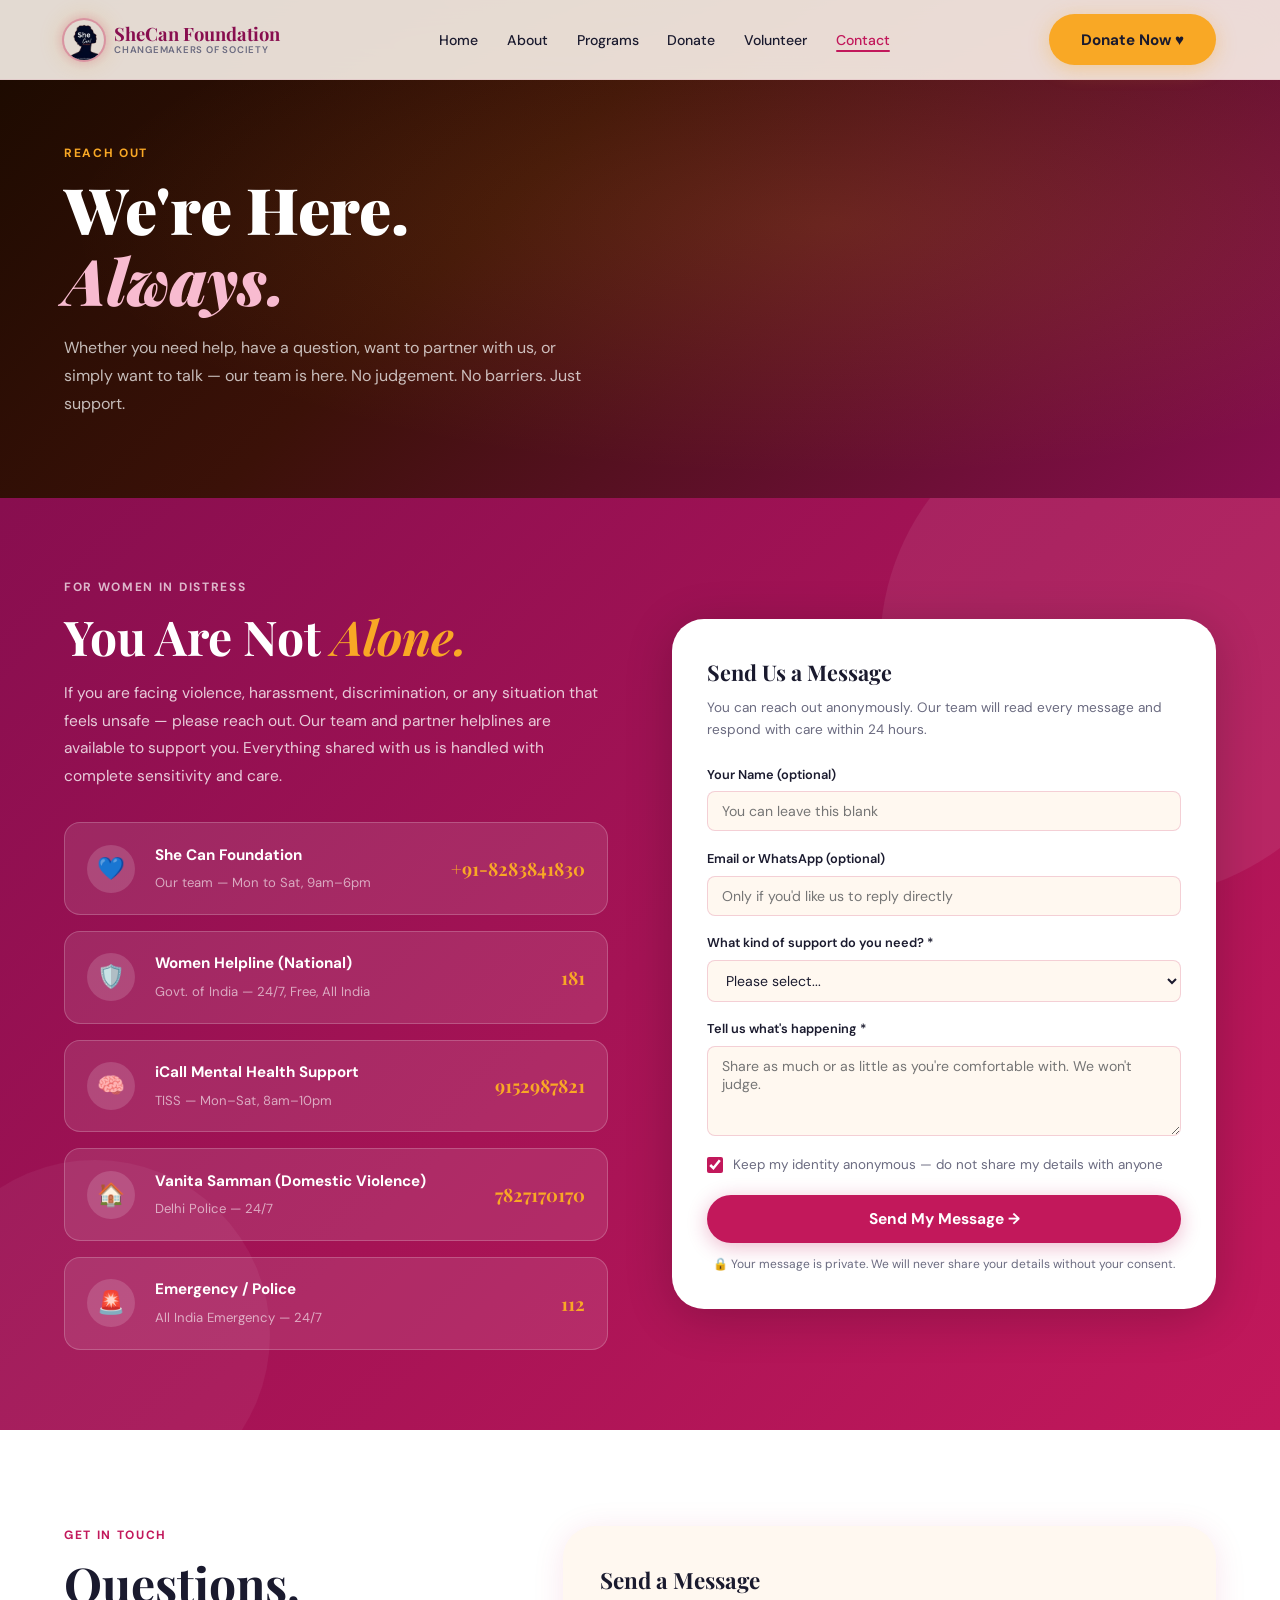
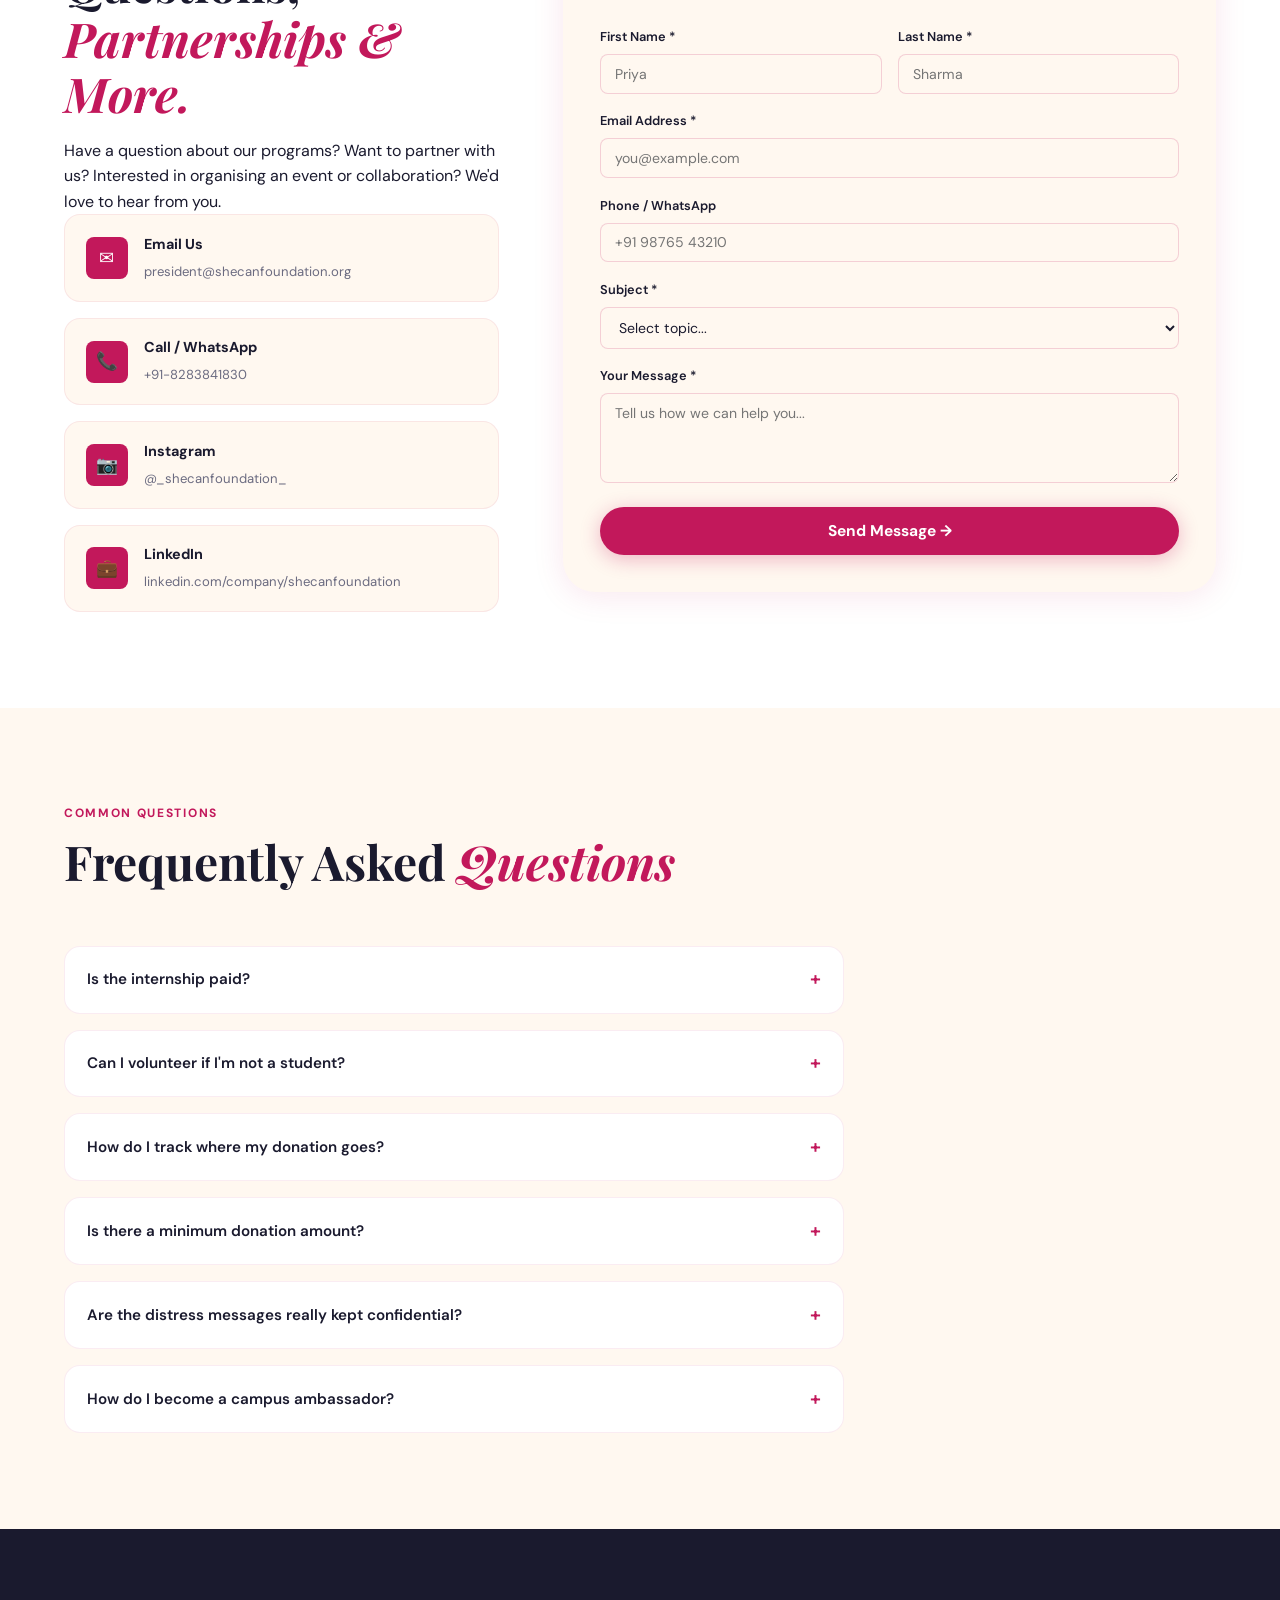
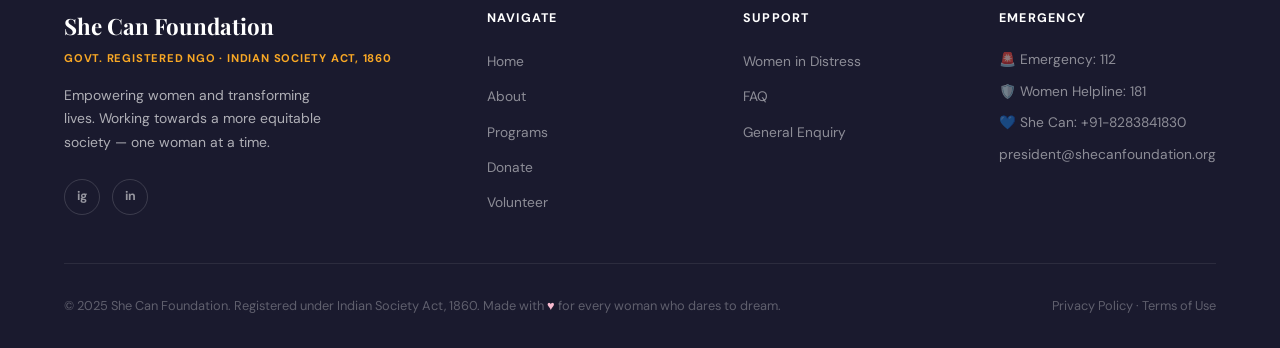
<file: contact.html>
<!DOCTYPE html>
<html lang="en">
<head>
  <meta charset="UTF-8" />
  <meta name="viewport" content="width=device-width, initial-scale=1.0" />
  <title>Contact & Help | She Can Foundation</title>
  <meta name="description" content="Contact She Can Foundation — general enquiries, volunteer queries, or reach out if you're a woman in distress. We are here for you." />
  <link rel="stylesheet" href="styles.css" />

  <style>
    /* ============================================================
       CONTACT PAGE STYLES
       Covers: Page Hero, SOS / Distress Section,
               General Contact Form, FAQ, Map placeholder, Footer
       ============================================================ */

    /* ── PAGE HERO ── */
    .page-hero {
      min-height: 48vh; display: flex; align-items: center;
      padding: 9rem 5% 5rem; position: relative; overflow: hidden;
      background: linear-gradient(135deg, #1a0a00 0%, #3b1108 40%, var(--rose-dark) 100%);
    }
    .page-hero::before {
      content: ''; position: absolute; inset: 0;
      background: radial-gradient(ellipse at 65% 45%, rgba(249,168,37,0.14) 0%, transparent 65%);
    }
    .page-hero-content { position: relative; z-index: 1; max-width: 640px; }
    .page-hero .section-label { color: var(--gold); }
    .page-hero h1 {
      font-family: var(--font-display);
      font-size: clamp(2.4rem, 5vw, 4rem);
      font-weight: 900; color: var(--white); line-height: 1.1; margin-bottom: 1.2rem;
    }
    .page-hero h1 em { color: var(--rose-light); font-style: italic; }
    .page-hero p {
      font-size: 1rem; color: rgba(255,255,255,0.72); line-height: 1.75; max-width: 520px;
    }

    /* ── SOS / DISTRESS SECTION ── */
    /* Emotionally warm, non-clinical, safe-feeling design */
    #sos {
      background: linear-gradient(135deg, var(--rose-dark) 0%, var(--rose) 100%);
      padding: 5rem 5%; position: relative; overflow: hidden;
    }
    /* Soft radial glow behind the content */
    #sos::before {
      content: ''; position: absolute;
      top: -100px; right: -100px; width: 500px; height: 500px;
      border-radius: 50%; background: rgba(255,255,255,0.07); pointer-events: none;
    }
    #sos::after {
      content: ''; position: absolute;
      bottom: -80px; left: -80px; width: 350px; height: 350px;
      border-radius: 50%; background: rgba(255,255,255,0.05); pointer-events: none;
    }

    .sos-wrap { display: grid; grid-template-columns: 1fr 1fr; gap: 4rem; align-items: center; position: relative; z-index: 1; }

    /* Left: Emotional text + numbers */
    .sos-text .section-label { color: rgba(255,255,255,0.7); }
    .sos-text h2 {
      font-family: var(--font-display);
      font-size: clamp(2rem, 4vw, 3rem);
      font-weight: 700; color: var(--white); line-height: 1.15; margin-bottom: 1rem;
    }
    .sos-text h2 em { font-style: italic; color: var(--gold); }
    .sos-text p { font-size: 0.97rem; color: rgba(255,255,255,0.78); line-height: 1.78; margin-bottom: 2rem; }

    /* Helpline cards */
    .helpline-cards { display: flex; flex-direction: column; gap: 1rem; }
    .helpline-card {
      background: rgba(255,255,255,0.1);
      border: 1px solid rgba(255,255,255,0.2);
      border-radius: var(--radius); padding: 1.2rem 1.4rem;
      display: flex; align-items: center; gap: 1.2rem;
      transition: all var(--ease);
      text-decoration: none;
    }
    .helpline-card:hover {
      background: rgba(255,255,255,0.18);
      transform: translateX(6px);
      border-color: rgba(255,255,255,0.35);
    }
    .helpline-icon {
      width: 48px; height: 48px; border-radius: 50%;
      background: rgba(255,255,255,0.15);
      display: flex; align-items: center; justify-content: center;
      font-size: 1.4rem; flex-shrink: 0;
    }
    .helpline-info { flex: 1; }
    .helpline-info strong {
      display: block; font-size: 0.95rem; font-weight: 700; color: var(--white); margin-bottom: 0.15rem;
    }
    .helpline-info span { font-size: 0.82rem; color: rgba(255,255,255,0.6); }
    .helpline-num {
      font-family: var(--font-display);
      font-size: 1.15rem; font-weight: 700; color: var(--gold); white-space: nowrap;
    }

    /* Right: Quick distress message form */
    .sos-form-card {
      background: var(--white); border-radius: 2rem;
      padding: 2.2rem; box-shadow: 0 8px 48px rgba(0,0,0,0.2);
    }
    .sos-form-card h3 {
      font-family: var(--font-display); font-size: 1.35rem;
      color: var(--charcoal); margin-bottom: 0.5rem;
    }
    .sos-form-card .sos-sub {
      font-size: 0.85rem; color: var(--text-muted); margin-bottom: 1.5rem; line-height: 1.6;
    }
    .form-group { display: flex; flex-direction: column; gap: 0.4rem; margin-bottom: 1.1rem; }
    .form-group label { font-size: 0.8rem; font-weight: 600; color: var(--charcoal); }
    .form-group input, .form-group select, .form-group textarea {
      border: 1.5px solid rgba(194,24,91,0.18); border-radius: var(--radius-sm);
      padding: 0.62rem 0.88rem; font-size: 0.88rem;
      font-family: var(--font-body); color: var(--charcoal);
      background: var(--cream); outline: none;
      transition: border-color var(--ease), box-shadow var(--ease);
    }
    .form-group input:focus, .form-group select:focus, .form-group textarea:focus {
      border-color: var(--rose); box-shadow: 0 0 0 3px rgba(194,24,91,0.1);
    }
    .form-group textarea { resize: vertical; min-height: 90px; }
    .form-error { font-size: 0.73rem; color: #c62828; margin-top: 2px; display: none; }
    .form-error.show { display: block; }

    /* Anonymous toggle */
    .anon-toggle {
      display: flex; align-items: center; gap: 10px;
      font-size: 0.84rem; color: var(--text-muted); margin-bottom: 1.2rem; cursor: pointer;
    }
    .anon-toggle input[type="checkbox"] { accent-color: var(--rose); width: 16px; height: 16px; }

    .sos-submit {
      width: 100%; padding: 0.88rem; border-radius: var(--radius-pill);
      background: var(--rose); color: var(--white);
      font-size: 0.97rem; font-weight: 700; border: none; cursor: pointer;
      transition: all var(--ease); box-shadow: 0 4px 20px rgba(194,24,91,0.3);
      font-family: var(--font-body);
    }
    .sos-submit:hover { background: var(--rose-dark); transform: translateY(-1px); }
    .sos-privacy {
      font-size: 0.75rem; color: var(--text-muted); text-align: center; margin-top: 0.8rem; line-height: 1.5;
    }
    .sos-success {
      display: none; text-align: center; padding: 1.5rem;
    }
    .sos-success .s-icon {
      width: 60px; height: 60px; border-radius: 50%;
      background: var(--rose-pale); color: var(--rose-dark);
      font-size: 1.6rem; margin: 0 auto 1rem;
      display: flex; align-items: center; justify-content: center;
      animation: scaleIn 0.4s cubic-bezier(0.34,1.56,0.64,1);
    }
    .sos-success h4 { font-family: var(--font-display); font-size: 1.3rem; color: var(--charcoal); margin-bottom: 0.4rem; }
    .sos-success p { font-size: 0.88rem; color: var(--text-muted); }

    /* ── GENERAL CONTACT ── */
    #contact-general { background: var(--white); }
    .contact-grid { display: grid; grid-template-columns: 1fr 1.5fr; gap: 4rem; align-items: start; }

    /* Info side */
    .contact-info h2 { margin-bottom: 1rem; }
    .contact-info p { font-size: 0.94rem; color: var(--text-muted); line-height: 1.75; margin-bottom: 2rem; }
    .contact-channels { display: flex; flex-direction: column; gap: 1rem; }
    .channel-card {
      display: flex; align-items: center; gap: 1rem;
      padding: 1.1rem 1.3rem; border-radius: var(--radius);
      background: var(--cream); border: 1px solid rgba(194,24,91,0.08);
      text-decoration: none; transition: all var(--ease);
    }
    .channel-card:hover { background: var(--rose-pale); transform: translateX(5px); border-color: rgba(194,24,91,0.2); }
    .channel-icon {
      width: 42px; height: 42px; border-radius: var(--radius-sm);
      background: var(--rose); color: var(--white);
      display: flex; align-items: center; justify-content: center;
      font-size: 1.1rem; flex-shrink: 0;
    }
    .channel-info strong { display: block; font-size: 0.9rem; font-weight: 700; color: var(--charcoal); margin-bottom: 0.1rem; }
    .channel-info span { font-size: 0.82rem; color: var(--text-muted); }

    /* Form side */
    .contact-form {
      background: var(--cream); border-radius: 2rem;
      padding: 2.3rem; box-shadow: var(--shadow);
    }
    .contact-form h3 { font-family: var(--font-display); font-size: 1.4rem; margin-bottom: 1.8rem; }
    .form-row { display: grid; grid-template-columns: 1fr 1fr; gap: 1rem; }
    .form-submit {
      width: 100%; padding: 0.88rem; border-radius: var(--radius-pill);
      background: var(--rose); color: var(--white);
      font-size: 0.97rem; font-weight: 700; border: none; cursor: pointer;
      transition: all var(--ease); box-shadow: 0 4px 20px rgba(194,24,91,0.3);
      margin-top: 0.4rem; font-family: var(--font-body);
    }
    .form-submit:hover { background: var(--rose-dark); transform: translateY(-1px); }
    .contact-success {
      display: none; text-align: center; padding: 1.5rem;
      background: #e8f5e9; border-radius: var(--radius); margin-top: 1rem;
      color: #2e7d32; font-weight: 600; animation: scaleIn 0.4s cubic-bezier(0.34,1.56,0.64,1);
    }
    .contact-success.show { display: block; }

    /* ── FAQ ── */
    #faq { background: var(--cream); }
    .faq-list { display: flex; flex-direction: column; gap: 1rem; max-width: 780px; }

    /* Accordion item */
    .faq-item {
      background: var(--white); border-radius: var(--radius);
      border: 1px solid rgba(194,24,91,0.08);
      overflow: hidden; transition: box-shadow var(--ease);
    }
    .faq-item:hover { box-shadow: var(--shadow); }
    .faq-q {
      display: flex; align-items: center; justify-content: space-between;
      padding: 1.1rem 1.4rem; cursor: pointer;
      font-size: 0.95rem; font-weight: 600; color: var(--charcoal);
      user-select: none;
    }
    .faq-q .faq-icon {
      font-size: 1.2rem; color: var(--rose);
      transition: transform var(--ease); flex-shrink: 0;
    }
    .faq-item.open .faq-q .faq-icon { transform: rotate(45deg); }
    .faq-a {
      max-height: 0; overflow: hidden;
      transition: max-height 0.4s ease, padding 0.3s ease;
      font-size: 0.9rem; color: var(--text-muted); line-height: 1.7;
      padding: 0 1.4rem;
    }
    .faq-item.open .faq-a { max-height: 300px; padding: 0 1.4rem 1.2rem; }

    /* ── RESPONSIVE ── */
    @media (max-width: 900px) {
      .sos-wrap, .contact-grid { grid-template-columns: 1fr; }
    }
    @media (max-width: 600px) {
      .form-row { grid-template-columns: 1fr; }
    }
  </style>
</head>
<body>

  <!-- ============================================================
       NAVIGATION
       ============================================================ -->
  <nav id="navbar">
    <a class="nav-logo" href="index.html">
      <div class="nav-logo-img-wrap">
        <img src="assets/logo.png" alt="SheCan Foundation Logo" />
      </div>
      <div class="nav-logo-text">
        SheCan Foundation
        <small>Changemakers of society</small>
      </div>
    </a>
    <ul class="nav-links">
      <li><a href="index.html">Home</a></li>
      <li><a href="index.html#about">About</a></li>
      <li><a href="index.html#programs">Programs</a></li>
      <li><a href="donate.html">Donate</a></li>
      <li><a href="volunteer.html">Volunteer</a></li>
      <li><a href="contact.html" class="active">Contact</a></li>
    </ul>
    <a class="nav-cta btn-gold" href="donate.html">Donate Now ♥</a>
    <button class="hamburger" onclick="toggleMenu()" aria-label="Open menu">
      <span></span><span></span><span></span>
    </button>
  </nav>
  <div class="mobile-menu" id="mobileMenu">
    <a href="index.html" onclick="toggleMenu()">Home</a>
    <a href="index.html#about" onclick="toggleMenu()">About</a>
    <a href="donate.html" onclick="toggleMenu()">Donate</a>
    <a href="volunteer.html" onclick="toggleMenu()">Volunteer</a>
    <a href="contact.html" onclick="toggleMenu()">Contact</a>
    <a class="nav-cta btn-gold" href="donate.html" onclick="toggleMenu()">Donate Now ♥</a>
  </div>


  <!-- ============================================================
       PAGE HERO
       ============================================================ -->
  <div class="page-hero">
    <div class="page-hero-content">
      <div class="section-label">Reach Out</div>
      <h1>We're Here.<br><em>Always.</em></h1>
      <p>
        Whether you need help, have a question, want to partner with us, or simply
        want to talk — our team is here. No judgement. No barriers. Just support.
      </p>
    </div>
  </div>


  <!-- ============================================================
       SOS / DISTRESS SECTION
       A warm, safe space for women in need
       ============================================================ -->
  <section id="sos">
    <div class="sos-wrap">

      <!-- Left: Emotional message + helpline numbers -->
      <div class="sos-text reveal">
        <div class="section-label">For Women in Distress</div>
        <h2>You Are Not <em>Alone.</em></h2>
        <p>
          If you are facing violence, harassment, discrimination, or any situation that feels unsafe —
          please reach out. Our team and partner helplines are available to support you.
          Everything shared with us is handled with complete sensitivity and care.
        </p>

        <!-- Helpline contact cards -->
        <div class="helpline-cards">

          <!-- She Can direct contact -->
          <a class="helpline-card" href="tel:+918283841830">
            <div class="helpline-icon">💙</div>
            <div class="helpline-info">
              <strong>She Can Foundation</strong>
              <span>Our team — Mon to Sat, 9am–6pm</span>
            </div>
            <span class="helpline-num">+91-8283841830</span>
          </a>

          <!-- National Women's Helpline -->
          <a class="helpline-card" href="tel:181">
            <div class="helpline-icon">🛡️</div>
            <div class="helpline-info">
              <strong>Women Helpline (National)</strong>
              <span>Govt. of India — 24/7, Free, All India</span>
            </div>
            <span class="helpline-num">181</span>
          </a>

          <!-- iCall mental health -->
          <a class="helpline-card" href="tel:9152987821">
            <div class="helpline-icon">🧠</div>
            <div class="helpline-info">
              <strong>iCall Mental Health Support</strong>
              <span>TISS — Mon–Sat, 8am–10pm</span>
            </div>
            <span class="helpline-num">9152987821</span>
          </a>

          <!-- Domestic violence -->
          <a class="helpline-card" href="tel:7827170170">
            <div class="helpline-icon">🏠</div>
            <div class="helpline-info">
              <strong>Vanita Samman (Domestic Violence)</strong>
              <span>Delhi Police — 24/7</span>
            </div>
            <span class="helpline-num">7827170170</span>
          </a>

          <!-- Police emergency -->
          <a class="helpline-card" href="tel:112">
            <div class="helpline-icon">🚨</div>
            <div class="helpline-info">
              <strong>Emergency / Police</strong>
              <span>All India Emergency — 24/7</span>
            </div>
            <span class="helpline-num">112</span>
          </a>

        </div>
      </div><!-- /sos-text -->

      <!-- Right: Anonymous distress message form -->
      <div class="reveal reveal-delay-2">
        <div class="sos-form-card">
          <h3>Send Us a Message</h3>
          <p class="sos-sub">
            You can reach out anonymously. Our team will read every message
            and respond with care within 24 hours.
          </p>

          <div id="sosFormBody">
            <!-- Optional name — user may stay anonymous -->
            <div class="form-group">
              <label for="sosName">Your Name (optional)</label>
              <input type="text" id="sosName" placeholder="You can leave this blank" />
            </div>

            <!-- Contact method — also optional -->
            <div class="form-group">
              <label for="sosContact">Email or WhatsApp (optional)</label>
              <input type="text" id="sosContact" placeholder="Only if you'd like us to reply directly" />
            </div>

            <!-- Nature of issue -->
            <div class="form-group">
              <label for="sosType">What kind of support do you need? *</label>
              <select id="sosType">
                <option value="">Please select...</option>
                <option>I'm facing domestic violence / abuse</option>
                <option>I need mental health support</option>
                <option>I'm facing harassment at work or school</option>
                <option>I need help with education or career</option>
                <option>I need someone to talk to</option>
                <option>I need medical or legal guidance</option>
                <option>Other</option>
              </select>
              <span class="form-error" id="sosTypeErr">Please select what kind of help you need.</span>
            </div>

            <!-- Message -->
            <div class="form-group">
              <label for="sosMsg">Tell us what's happening *</label>
              <textarea id="sosMsg" placeholder="Share as much or as little as you're comfortable with. We won't judge."></textarea>
              <span class="form-error" id="sosMsgErr">Please write a few words so we can help you.</span>
            </div>

            <!-- Anonymous checkbox -->
            <label class="anon-toggle">
              <input type="checkbox" id="anonCheck" checked />
              Keep my identity anonymous — do not share my details with anyone
            </label>

            <button class="sos-submit" onclick="submitSos()">Send My Message →</button>
            <p class="sos-privacy">
              🔒 Your message is private. We will never share your details without your consent.
            </p>
          </div><!-- /sosFormBody -->

          <!-- Success state -->
          <div class="sos-success" id="sosSuccess">
            <div class="s-icon">♥</div>
            <h4>Message Received.</h4>
            <p>
              Thank you for reaching out. You are safe here. Our team will read your message
              carefully and respond within 24 hours.<br/><br/>
              If you are in immediate danger, please call <strong>112</strong> (Emergency) or <strong>181</strong> (Women Helpline).
            </p>
          </div>

        </div><!-- /sos-form-card -->
      </div>

    </div><!-- /sos-wrap -->
  </section><!-- /sos -->


  <!-- ============================================================
       GENERAL CONTACT
       ============================================================ -->
  <section id="contact-general">
    <div class="contact-grid">

      <!-- Info side -->
      <div>
        <div class="section-label reveal">Get in Touch</div>
        <h2 class="section-title reveal reveal-delay-1">Questions,<br><em>Partnerships & More.</em></h2>
        <p class="reveal reveal-delay-2">
          Have a question about our programs? Want to partner with us? Interested in
          organising an event or collaboration? We'd love to hear from you.
        </p>

        <div class="contact-channels reveal reveal-delay-3">
          <a class="channel-card" href="mailto:president@shecanfoundation.org">
            <div class="channel-icon">✉</div>
            <div class="channel-info">
              <strong>Email Us</strong>
              <span>president@shecanfoundation.org</span>
            </div>
          </a>
          <a class="channel-card" href="tel:+918283841830">
            <div class="channel-icon">📞</div>
            <div class="channel-info">
              <strong>Call / WhatsApp</strong>
              <span>+91-8283841830</span>
            </div>
          </a>
          <a class="channel-card" href="https://www.instagram.com/_shecanfoundation_" target="_blank" rel="noopener">
            <div class="channel-icon">📷</div>
            <div class="channel-info">
              <strong>Instagram</strong>
              <span>@_shecanfoundation_</span>
            </div>
          </a>
          <a class="channel-card" href="https://www.linkedin.com/company/shecanfoundation" target="_blank" rel="noopener">
            <div class="channel-icon">💼</div>
            <div class="channel-info">
              <strong>LinkedIn</strong>
              <span>linkedin.com/company/shecanfoundation</span>
            </div>
          </a>
        </div>
      </div>

      <!-- Form side -->
      <div class="contact-form reveal reveal-delay-2">
        <h3>Send a Message</h3>
        <div id="contactFormBody">
          <div class="form-row">
            <div class="form-group">
              <label for="cfName">First Name *</label>
              <input type="text" id="cfName" placeholder="Priya" />
              <span class="form-error" id="cfNameErr">Required.</span>
            </div>
            <div class="form-group">
              <label for="cfLname">Last Name *</label>
              <input type="text" id="cfLname" placeholder="Sharma" />
              <span class="form-error" id="cfLnameErr">Required.</span>
            </div>
          </div>
          <div class="form-group">
            <label for="cfEmail">Email Address *</label>
            <input type="email" id="cfEmail" placeholder="you@example.com" />
            <span class="form-error" id="cfEmailErr">Please enter a valid email.</span>
          </div>
          <div class="form-group">
            <label for="cfPhone">Phone / WhatsApp</label>
            <input type="tel" id="cfPhone" placeholder="+91 98765 43210" />
          </div>
          <div class="form-group">
            <label for="cfSubject">Subject *</label>
            <select id="cfSubject">
              <option value="">Select topic...</option>
              <option>Partnership / Collaboration</option>
              <option>Internship Enquiry</option>
              <option>Donation Query</option>
              <option>Program Information</option>
              <option>Media / Press</option>
              <option>Other</option>
            </select>
            <span class="form-error" id="cfSubjectErr">Please select a subject.</span>
          </div>
          <div class="form-group">
            <label for="cfMsg">Your Message *</label>
            <textarea id="cfMsg" placeholder="Tell us how we can help you..."></textarea>
            <span class="form-error" id="cfMsgErr">Please write a message (min. 10 chars).</span>
          </div>
          <button class="form-submit" onclick="submitContact()">Send Message →</button>
        </div>
        <div class="contact-success" id="contactSuccess">
          ✓ Thank you! We've received your message and will reply within 48 hours.
        </div>
      </div>

    </div>
  </section>


  <!-- ============================================================
       FAQ SECTION
       ============================================================ -->
  <section id="faq">
    <div class="section-header">
      <div class="section-label reveal">Common Questions</div>
      <h2 class="section-title reveal reveal-delay-1">Frequently Asked <em>Questions</em></h2>
    </div>

    <div class="faq-list">

      <div class="faq-item reveal" onclick="toggleFaq(this)">
        <div class="faq-q">Is the internship paid?<span class="faq-icon">+</span></div>
        <div class="faq-a">The internship is currently unpaid. However, you receive a verified offer letter, completion certificate, and a performance-based letter of recommendation — which carry real professional value.</div>
      </div>

      <div class="faq-item reveal reveal-delay-1" onclick="toggleFaq(this)">
        <div class="faq-q">Can I volunteer if I'm not a student?<span class="faq-icon">+</span></div>
        <div class="faq-a">Absolutely! She Can Foundation welcomes volunteers from all walks of life — students, freshers, working professionals, homemakers. If you have time and passion, there's a place for you.</div>
      </div>

      <div class="faq-item reveal reveal-delay-2" onclick="toggleFaq(this)">
        <div class="faq-q">How do I track where my donation goes?<span class="faq-icon">+</span></div>
        <div class="faq-a">All donors receive an impact update within 30 days of their donation, sharing how the funds were used. We are fully transparent and committed to accountability.</div>
      </div>

      <div class="faq-item reveal reveal-delay-3" onclick="toggleFaq(this)">
        <div class="faq-q">Is there a minimum donation amount?<span class="faq-icon">+</span></div>
        <div class="faq-a">There is no minimum. Even ₹10 is welcome. Every rupee goes directly to on-ground programs supporting women and girls across India.</div>
      </div>

      <div class="faq-item reveal" onclick="toggleFaq(this)">
        <div class="faq-q">Are the distress messages really kept confidential?<span class="faq-icon">+</span></div>
        <div class="faq-a">Yes, absolutely. Messages sent via our distress form are read only by our trained core team. We never share any personal information without explicit consent. If you choose to remain anonymous, we fully respect that.</div>
      </div>

      <div class="faq-item reveal reveal-delay-1" onclick="toggleFaq(this)">
        <div class="faq-q">How do I become a campus ambassador?<span class="faq-icon">+</span></div>
        <div class="faq-a">Apply via the Volunteer page and select "Campus Ambassador" as your role. We'll reach out within 3 days with onboarding details. Ambassadors receive official certificates, LOR opportunities, and special recognition.</div>
      </div>

    </div>
  </section>


  <!-- ============================================================
       FOOTER
       ============================================================ -->
  <footer>
    <div class="footer-grid">
      <div class="footer-brand">
        <span class="logo">She Can Foundation</span>
        <span class="reg">Govt. Registered NGO · Indian Society Act, 1860</span>
        <p>Empowering women and transforming lives. Working towards a more equitable society — one woman at a time.</p>
        <div class="footer-social">
          <a class="social-btn" href="https://www.instagram.com/_shecanfoundation_" target="_blank" rel="noopener">ig</a>
          <a class="social-btn" href="https://www.linkedin.com/company/shecanfoundation" target="_blank" rel="noopener">in</a>
        </div>
      </div>
      <div class="footer-col">
        <h5>Navigate</h5>
        <ul>
          <li><a href="index.html">Home</a></li>
          <li><a href="index.html#about">About</a></li>
          <li><a href="index.html#programs">Programs</a></li>
          <li><a href="donate.html">Donate</a></li>
          <li><a href="volunteer.html">Volunteer</a></li>
        </ul>
      </div>
      <div class="footer-col">
        <h5>Support</h5>
        <ul>
          <li><a href="#sos">Women in Distress</a></li>
          <li><a href="#faq">FAQ</a></li>
          <li><a href="#contact-general">General Enquiry</a></li>
        </ul>
      </div>
      <div class="footer-col">
        <h5>Emergency</h5>
        <div class="footer-contact">
          <a href="tel:112">🚨 Emergency: 112</a>
          <a href="tel:181">🛡️ Women Helpline: 181</a>
          <a href="tel:+918283841830">💙 She Can: +91-8283841830</a>
          <a href="mailto:president@shecanfoundation.org">president@shecanfoundation.org</a>
        </div>
      </div>
    </div>
    <div class="footer-bottom">
      <span>© 2025 She Can Foundation. Registered under Indian Society Act, 1860. Made with <em>♥</em> for every woman who dares to dream.</span>
      <span>Privacy Policy · Terms of Use</span>
    </div>
  </footer>

  <button id="btt" aria-label="Back to top">↑</button>


  <!-- ============================================================
       SCRIPTS
       ============================================================ -->
  <script src="shared.js"></script>
  <script>

    /* ── SOS FORM SUBMIT ── */
    function submitSos() {
      const type = document.getElementById('sosType').value;
      const msg  = document.getElementById('sosMsg').value.trim();
      let ok = true;

      // Validate type
      const typeErr = document.getElementById('sosTypeErr');
      if (!type) { typeErr.classList.add('show'); ok = false; }
      else { typeErr.classList.remove('show'); }

      // Validate message
      const msgErr = document.getElementById('sosMsgErr');
      if (msg.length < 5) { msgErr.classList.add('show'); ok = false; }
      else { msgErr.classList.remove('show'); }

      if (ok) {
        document.getElementById('sosFormBody').style.display = 'none';
        document.getElementById('sosSuccess').style.display = 'block';
      }
    }

    /* ── GENERAL CONTACT FORM ── */
    function submitContact() {
      const emailReg = /^[^\s@]+@[^\s@]+\.[^\s@]+$/;
      const fields = [
        { id: 'cfName',    err: 'cfNameErr',    check: v => v.length > 0 },
        { id: 'cfLname',   err: 'cfLnameErr',   check: v => v.length > 0 },
        { id: 'cfEmail',   err: 'cfEmailErr',   check: v => emailReg.test(v) },
        { id: 'cfSubject', err: 'cfSubjectErr', check: v => v.length > 0 },
        { id: 'cfMsg',     err: 'cfMsgErr',     check: v => v.length > 10 },
      ];
      const ok = fields.every(f => {
        const val = document.getElementById(f.id).value.trim();
        const err = document.getElementById(f.err);
        const pass = f.check(val);
        err.classList.toggle('show', !pass);
        return pass;
      });
      if (ok) {
        document.getElementById('contactFormBody').style.display = 'none';
        document.getElementById('contactSuccess').classList.add('show');
      }
    }

    /* ── FAQ ACCORDION ── */
    function toggleFaq(item) {
      // Close all others
      document.querySelectorAll('.faq-item').forEach(el => {
        if (el !== item) el.classList.remove('open');
      });
      // Toggle this one
      item.classList.toggle('open');
    }

  </script>

</body>
</html>
</file>
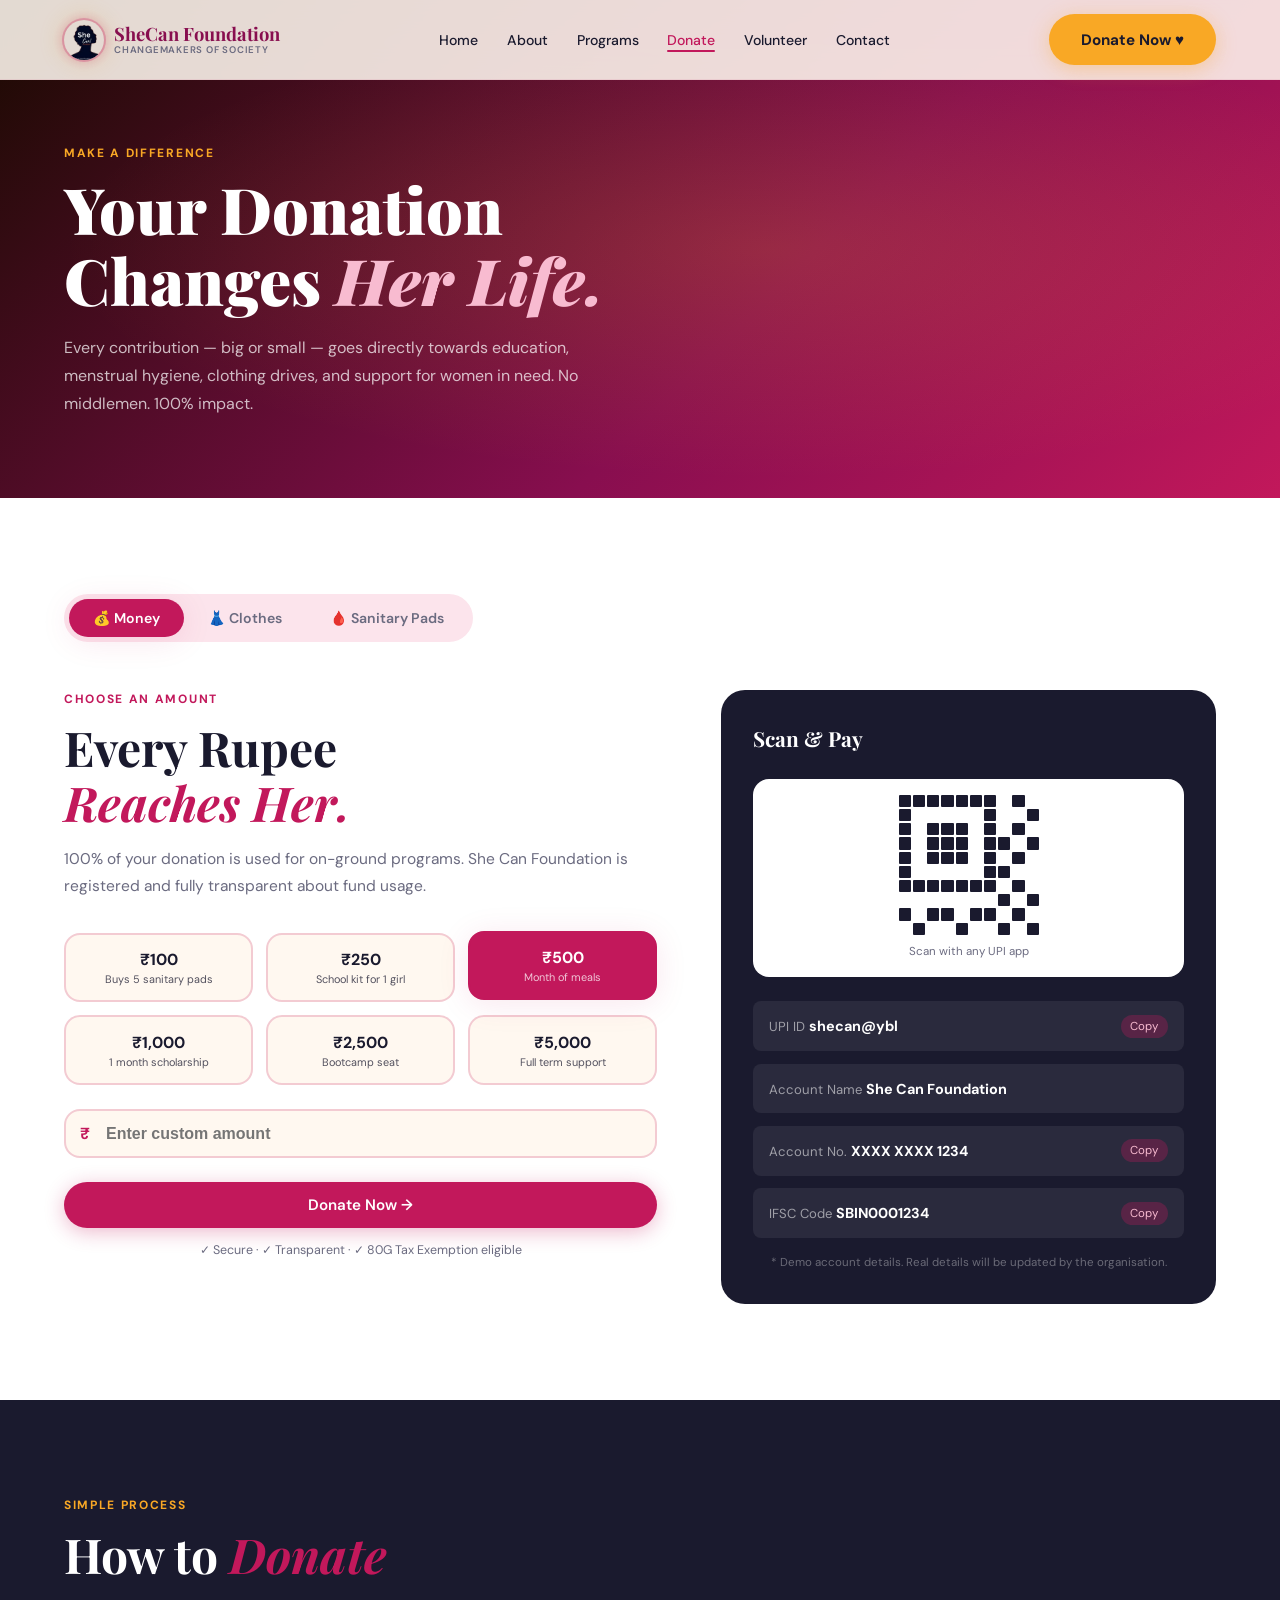
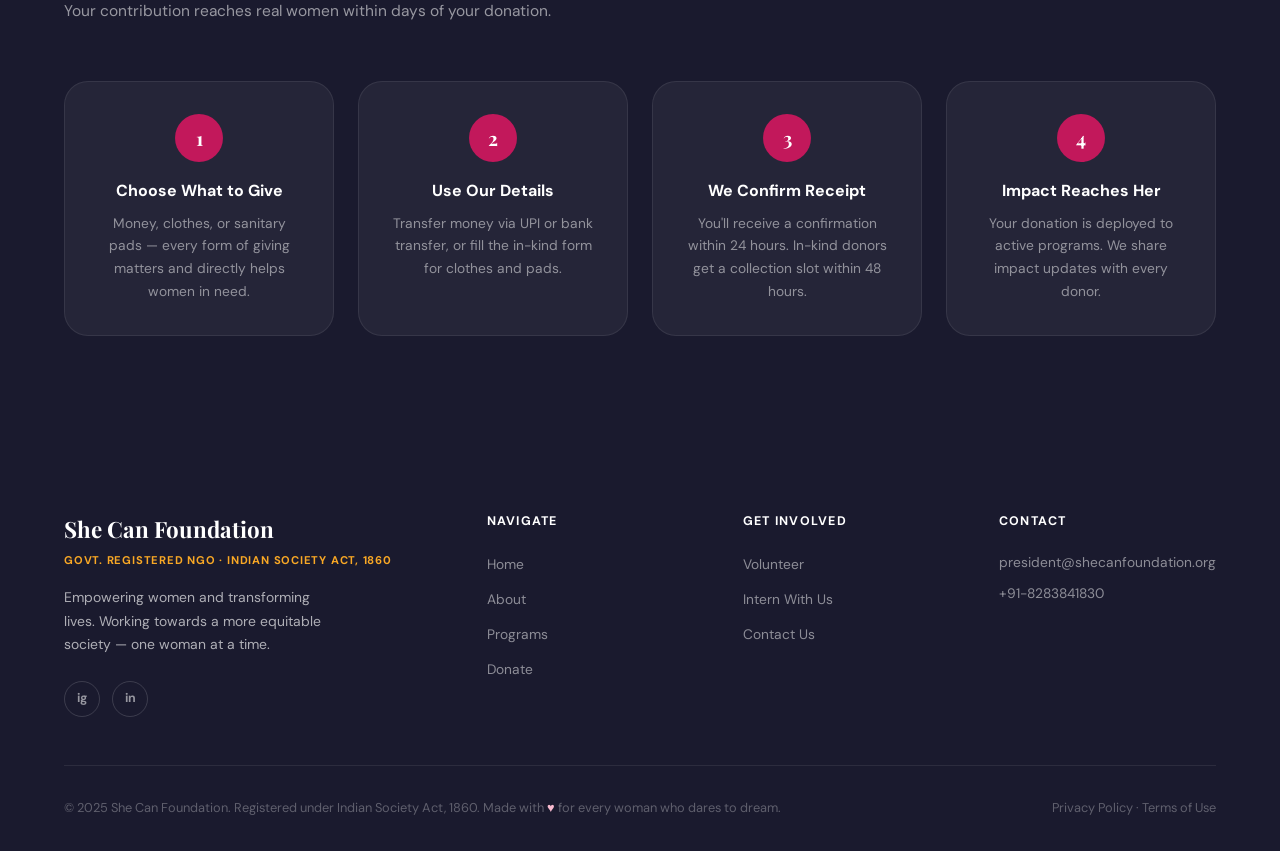
<file: donate.html>
<!DOCTYPE html>
<html lang="en">
<head>
  <meta charset="UTF-8" />
  <meta name="viewport" content="width=device-width, initial-scale=1.0" />
  <title>Donate | She Can Foundation</title>
  <meta name="description" content="Support She Can Foundation — donate money, clothes, or sanitary pads and directly change a woman's life." />
  <link rel="stylesheet" href="styles.css" />

  <style>
    /* ============================================================
       DONATE PAGE STYLES
       Covers: Hero, Money Donation, Clothes Story, Pad Story,
               How to Donate, Impact Tracker, Footer
       ============================================================ */

    /* ── PAGE HERO ── */
    .page-hero {
      min-height: 52vh;
      display: flex; align-items: center;
      padding: 9rem 5% 5rem;
      position: relative; overflow: hidden;
      background: linear-gradient(135deg, #1a0a00 0%, #880e4f 60%, #c2185b 100%);
    }
    .page-hero::before {
      /* Radial glow centre */
      content: ''; position: absolute; inset: 0;
      background: radial-gradient(ellipse at 60% 50%, rgba(249,168,37,0.18) 0%, transparent 65%);
    }
    .page-hero-content { position: relative; z-index: 1; max-width: 640px; }
    .page-hero .section-label { color: var(--gold); }
    .page-hero h1 {
      font-family: var(--font-display);
      font-size: clamp(2.4rem, 5vw, 4rem);
      font-weight: 900; color: var(--white); line-height: 1.1;
      margin-bottom: 1.2rem;
    }
    .page-hero h1 em { color: var(--rose-light); font-style: italic; }
    .page-hero p { font-size: 1rem; color: rgba(255,255,255,0.72); line-height: 1.75; max-width: 520px; }

    /* ── DONATION WAYS — TABS ── */
    #donate-ways { background: var(--white); }
    .donate-tabs {
      display: flex; gap: 0; border-radius: var(--radius-pill);
      background: var(--rose-pale); padding: 5px;
      margin-bottom: 3rem; width: fit-content;
    }
    .donate-tab {
      padding: 0.6rem 1.5rem; border-radius: var(--radius-pill);
      font-size: 0.88rem; font-weight: 600; color: var(--text-muted);
      cursor: pointer; transition: all var(--ease); border: none; background: none;
    }
    .donate-tab.active { background: var(--rose); color: var(--white); box-shadow: var(--shadow); }

    /* Individual tab panels */
    .tab-panel { display: none; }
    .tab-panel.active { display: block; }

    /* ── MONEY DONATION PANEL ── */
    .money-grid { display: grid; grid-template-columns: 1.2fr 1fr; gap: 4rem; align-items: start; }

    /* Preset amount buttons */
    .amount-grid { display: grid; grid-template-columns: repeat(3, 1fr); gap: 0.8rem; margin-bottom: 1.5rem; }
    .amount-btn {
      padding: 0.9rem; border-radius: var(--radius);
      border: 2px solid rgba(194,24,91,0.2); background: var(--cream);
      font-size: 1rem; font-weight: 700; color: var(--charcoal);
      cursor: pointer; transition: all var(--ease); text-align: center;
    }
    .amount-btn:hover, .amount-btn.selected {
      background: var(--rose); color: var(--white); border-color: var(--rose);
      transform: translateY(-2px); box-shadow: var(--shadow);
    }
    .amount-btn small { display: block; font-size: 0.68rem; font-weight: 400; opacity: 0.75; margin-top: 2px; }

    /* Custom amount input */
    .custom-input-wrap { position: relative; margin-bottom: 1.5rem; }
    .custom-input-wrap .currency { position: absolute; left: 1rem; top: 50%; transform: translateY(-50%); font-weight: 700; color: var(--rose); }
    .custom-input-wrap input {
      width: 100%; padding: 0.85rem 1rem 0.85rem 2.5rem;
      border: 2px solid rgba(194,24,91,0.2); border-radius: var(--radius);
      font-size: 1rem; font-weight: 600; color: var(--charcoal);
      background: var(--cream); outline: none;
      transition: border-color var(--ease), box-shadow var(--ease);
    }
    .custom-input-wrap input:focus { border-color: var(--rose); box-shadow: 0 0 0 3px rgba(194,24,91,0.12); }

    /* Payment QR / UPI card */
    .payment-card {
      background: var(--charcoal); border-radius: 1.5rem;
      padding: 2rem; color: var(--white); position: sticky; top: 100px;
    }
    .payment-card h3 { font-family: var(--font-display); font-size: 1.3rem; margin-bottom: 1.5rem; }
    /* Dummy QR code — CSS-generated scanner pattern */
    .qr-box {
      background: var(--white); border-radius: var(--radius);
      padding: 1rem; margin-bottom: 1.5rem; text-align: center;
    }
    .qr-pattern {
      width: 140px; height: 140px; margin: 0 auto;
      display: grid; grid-template-columns: repeat(10, 1fr);
      grid-template-rows: repeat(10, 1fr); gap: 2px;
    }
    .qr-cell { border-radius: 1px; }

    .upi-row {
      display: flex; align-items: center; justify-content: space-between;
      background: rgba(255,255,255,0.07); border-radius: var(--radius-sm);
      padding: 0.75rem 1rem; margin-bottom: 0.8rem;
    }
    .upi-row span { font-size: 0.82rem; color: rgba(255,255,255,0.55); }
    .upi-row strong { font-size: 0.9rem; color: var(--white); }
    .copy-btn {
      font-size: 0.72rem; padding: 0.25rem 0.6rem;
      background: rgba(194,24,91,0.3); color: var(--rose-light);
      border-radius: var(--radius-pill); border: none; cursor: pointer;
      transition: background var(--ease);
    }
    .copy-btn:hover { background: var(--rose); color: var(--white); }

    /* ── STORY ANIMATION CARD ── */
    /* Used for both clothing and sanitary pad sections */
    .story-anim-section { background: var(--cream); }
    .story-anim-section.alt { background: var(--white); }

    .story-anim-wrap { display: grid; grid-template-columns: 1fr 1fr; gap: 4rem; align-items: center; }
    .story-anim-wrap.reverse { direction: rtl; }
    .story-anim-wrap.reverse > * { direction: ltr; }

    /* The before/after animation container */
    .before-after {
      position: relative; border-radius: 2rem; overflow: hidden;
      box-shadow: var(--shadow-md);
      cursor: pointer; /* click to toggle */
    }
    .ba-label {
      position: absolute; top: 1rem; left: 1rem; z-index: 3;
      background: rgba(0,0,0,0.65); color: var(--white);
      padding: 0.3rem 0.8rem; border-radius: var(--radius-pill);
      font-size: 0.75rem; font-weight: 700; letter-spacing: 0.06em;
      text-transform: uppercase;
      /* smooth fade for label transitions */
      transition: opacity 0.4s ease;
    }
    .ba-label.after { background: var(--rose); }

    /* Hide the "Before" label once image is revealed */
    .before-after.revealed > .ba-label:not(.after) { opacity: 0; pointer-events: none; }

    /* Before image — full size, always shown */
    .ba-before { width: 100%; height: 340px; object-fit: cover; display: block; }

    /* After image — overlaid, slides in from left on hover / click */
    .ba-after-wrap {
      position: absolute; inset: 0; z-index: 2;
      clip-path: inset(0 100% 0 0); /* hidden by default */
      transition: clip-path 0.8s cubic-bezier(0.4,0,0.2,1);
    }
    .ba-after-wrap img { width: 100%; height: 100%; object-fit: cover; }

    /* Divider line that moves with the reveal */
    .ba-divider {
      position: absolute; top: 0; bottom: 0; right: 0; z-index: 3;
      width: 3px; background: var(--white);
      box-shadow: 0 0 12px rgba(0,0,0,0.3);
      transition: right 0.8s cubic-bezier(0.4,0,0.2,1);
      display: flex; align-items: center;
    }
    .ba-divider-handle {
      position: absolute; right: -16px;
      width: 32px; height: 32px; border-radius: 50%;
      background: var(--white); box-shadow: var(--shadow);
      display: flex; align-items: center; justify-content: center;
      font-size: 0.7rem; color: var(--charcoal); font-weight: 700;
    }

    /* Active (revealed) state — triggered by JS on hover/click */
    .before-after.revealed .ba-after-wrap { clip-path: inset(0 0% 0 0); }
    .before-after.revealed .ba-divider { right: calc(100% - 3px); }

    /* Hint text below */
    .ba-hint { text-align: center; font-size: 0.78rem; color: var(--text-muted); margin-top: 0.8rem; }

    /* Animated character story — CSS animation of stick figure going to school */
    .character-story {
      display: flex; justify-content: space-around; align-items: flex-end;
      padding: 2rem 1rem; background: var(--rose-pale); border-radius: 1.5rem;
      margin-top: 2rem; gap: 1rem;
    }
    .char-step {
      display: flex; flex-direction: column; align-items: center; gap: 0.5rem;
      opacity: 0; transform: translateY(20px);
      transition: opacity 0.5s ease, transform 0.5s ease;
    }
    .char-step.visible { opacity: 1; transform: translateY(0); }
    .char-step:nth-child(2) { transition-delay: 0.2s; }
    .char-step:nth-child(3) { transition-delay: 0.4s; }
    .char-step:nth-child(4) { transition-delay: 0.6s; }
    .char-emoji { font-size: 2.5rem; }
    .char-label { font-size: 0.72rem; font-weight: 600; color: var(--rose-dark); text-align: center; max-width: 70px; }
    .char-arrow { font-size: 1.2rem; color: var(--rose); align-self: center; margin-bottom: 1.5rem; }

    /* Donation form for in-kind items (clothes / pads) */
    .inkind-form {
      background: var(--white); border-radius: 1.5rem;
      padding: 2rem; box-shadow: var(--shadow);
      margin-top: 2rem;
    }
    .inkind-form h4 { font-family: var(--font-display); font-size: 1.2rem; margin-bottom: 1.2rem; }
    .form-group { display: flex; flex-direction: column; gap: 0.4rem; margin-bottom: 1rem; }
    .form-group label { font-size: 0.8rem; font-weight: 600; color: var(--charcoal); }
    .form-group input, .form-group select, .form-group textarea {
      border: 1.5px solid rgba(194,24,91,0.18); border-radius: var(--radius-sm);
      padding: 0.6rem 0.85rem; font-size: 0.88rem;
      font-family: var(--font-body); color: var(--charcoal);
      background: var(--cream); outline: none;
      transition: border-color var(--ease), box-shadow var(--ease);
    }
    .form-group input:focus, .form-group select:focus, .form-group textarea:focus {
      border-color: var(--rose); box-shadow: 0 0 0 3px rgba(194,24,91,0.1);
    }
    .form-group textarea { resize: vertical; min-height: 80px; }
    .form-submit {
      width: 100%; padding: 0.85rem; border-radius: var(--radius-pill);
      background: var(--rose); color: var(--white);
      font-size: 0.95rem; font-weight: 700; border: none; cursor: pointer;
      transition: all var(--ease); box-shadow: 0 4px 20px rgba(194,24,91,0.3);
      font-family: var(--font-body);
    }
    .form-submit:hover { background: var(--rose-dark); transform: translateY(-1px); box-shadow: var(--shadow-md); }
    .form-success-msg {
      display: none; text-align: center; padding: 1.5rem;
      background: #e8f5e9; border-radius: var(--radius); margin-top: 1rem;
      color: #2e7d32; font-weight: 600;
    }
    .form-success-msg.show { display: block; animation: scaleIn 0.4s cubic-bezier(0.34,1.56,0.64,1); }

    /* ── HOW TO DONATE — STEPS ── */
    #how-to { background: var(--charcoal); }
    #how-to .section-label { color: var(--gold); }
    #how-to h2.section-title { color: var(--white); }
    #how-to .section-sub { color: rgba(255,255,255,0.55); }
    .steps-grid { display: grid; grid-template-columns: repeat(auto-fit, minmax(220px, 1fr)); gap: 1.5rem; margin-top: 3rem; }
    .step-card {
      background: rgba(255,255,255,0.05); border: 1px solid rgba(255,255,255,0.08);
      border-radius: 1.5rem; padding: 2rem; text-align: center;
      transition: var(--ease);
    }
    .step-card:hover { background: rgba(194,24,91,0.15); border-color: rgba(194,24,91,0.3); transform: translateY(-4px); }
    .step-num {
      width: 48px; height: 48px; border-radius: 50%;
      background: var(--rose); color: var(--white);
      font-family: var(--font-display); font-size: 1.2rem; font-weight: 700;
      display: flex; align-items: center; justify-content: center;
      margin: 0 auto 1rem;
    }
    .step-card h4 { font-size: 1rem; font-weight: 700; color: var(--white); margin-bottom: 0.5rem; }
    .step-card p { font-size: 0.86rem; color: rgba(255,255,255,0.5); line-height: 1.65; }

    /* ── RESPONSIVE ── */
    @media (max-width: 900px) {
      .money-grid, .story-anim-wrap { grid-template-columns: 1fr; }
      .story-anim-wrap.reverse { direction: ltr; }
      .payment-card { position: static; }
    }
    @media (max-width: 600px) {
      .amount-grid { grid-template-columns: repeat(2, 1fr); }
    }
  </style>
</head>
<body>

  <!-- ============================================================
       NAVIGATION
       ============================================================ -->
  <nav id="navbar">
    <a class="nav-logo" href="index.html">
      <div class="nav-logo-img-wrap">
        <img src="assets/logo.png" alt="SheCan Foundation Logo" />
      </div>
      <div class="nav-logo-text">
        SheCan Foundation
        <small>Changemakers of society</small>
      </div>
    </a>
    <ul class="nav-links">
      <li><a href="index.html">Home</a></li>
      <li><a href="index.html#about">About</a></li>
      <li><a href="index.html#programs">Programs</a></li>
      <li><a href="donate.html" class="active">Donate</a></li>
      <li><a href="volunteer.html">Volunteer</a></li>
      <li><a href="contact.html">Contact</a></li>
    </ul>
    <a class="nav-cta btn-gold" href="donate.html">Donate Now ♥</a>
    <button class="hamburger" onclick="toggleMenu()" aria-label="Open menu">
      <span></span><span></span><span></span>
    </button>
  </nav>
  <div class="mobile-menu" id="mobileMenu">
    <a href="index.html" onclick="toggleMenu()">Home</a>
    <a href="index.html#about" onclick="toggleMenu()">About</a>
    <a href="donate.html" onclick="toggleMenu()" class="active">Donate</a>
    <a href="volunteer.html" onclick="toggleMenu()">Volunteer</a>
    <a href="contact.html" onclick="toggleMenu()">Contact</a>
    <a class="nav-cta btn-gold" href="donate.html" onclick="toggleMenu()">Donate Now ♥</a>
  </div>


  <!-- ============================================================
       PAGE HERO
       ============================================================ -->
  <div class="page-hero">
    <div class="page-hero-content">
      <div class="section-label">Make a Difference</div>
      <h1>Your Donation<br>Changes <em>Her Life.</em></h1>
      <p>
        Every contribution — big or small — goes directly towards education, menstrual hygiene,
        clothing drives, and support for women in need. No middlemen. 100% impact.
      </p>
    </div>
  </div>


  <!-- ============================================================
       DONATION WAYS (Tabs: Money | Clothes | Sanitary Pads)
       ============================================================ -->
  <section id="donate-ways">

    <!-- Tab buttons -->
    <div class="donate-tabs reveal">
      <button class="donate-tab active" onclick="switchTab('money', this)">💰 Money</button>
      <button class="donate-tab" onclick="switchTab('clothes', this)">👗 Clothes</button>
      <button class="donate-tab" onclick="switchTab('pads', this)">🩸 Sanitary Pads</button>
    </div>

    <!-- ── TAB 1: MONEY ── -->
    <div class="tab-panel active" id="tab-money">
      <div class="money-grid">

        <!-- Left: Amount selector -->
        <div class="reveal">
          <div class="section-label">Choose an Amount</div>
          <h2 class="section-title">Every Rupee<br><em>Reaches Her.</em></h2>
          <p class="section-sub" style="margin-bottom:2rem;">
            100% of your donation is used for on-ground programs. She Can Foundation is registered and
            fully transparent about fund usage.
          </p>

          <!-- Preset amounts -->
          <div class="amount-grid" id="amountGrid">
            <button class="amount-btn" onclick="selectAmount(100, this)">₹100<small>Buys 5 sanitary pads</small></button>
            <button class="amount-btn" onclick="selectAmount(250, this)">₹250<small>School kit for 1 girl</small></button>
            <button class="amount-btn selected" onclick="selectAmount(500, this)">₹500<small>Month of meals</small></button>
            <button class="amount-btn" onclick="selectAmount(1000, this)">₹1,000<small>1 month scholarship</small></button>
            <button class="amount-btn" onclick="selectAmount(2500, this)">₹2,500<small>Bootcamp seat</small></button>
            <button class="amount-btn" onclick="selectAmount(5000, this)">₹5,000<small>Full term support</small></button>
          </div>

          <!-- Custom amount -->
          <div class="custom-input-wrap">
            <span class="currency">₹</span>
            <input type="number" id="customAmount" placeholder="Enter custom amount" min="1" />
          </div>

          <button class="btn-primary" onclick="proceedToPay()" style="width:100%; justify-content:center;">
            Donate Now →
          </button>
          <p style="font-size:0.78rem; color:var(--text-muted); margin-top:0.8rem; text-align:center;">
            ✓ Secure · ✓ Transparent · ✓ 80G Tax Exemption eligible
          </p>
        </div>

        <!-- Right: Payment details card -->
        <div class="reveal reveal-delay-2">
          <div class="payment-card">
            <h3>Scan & Pay</h3>

            <!-- Dummy QR code (CSS-generated pattern) -->
            <div class="qr-box">
              <div class="qr-pattern" id="qrPattern"></div>
              <p style="font-size:0.72rem; color:var(--text-muted); margin-top:0.5rem;">
                Scan with any UPI app
              </p>
            </div>

            <!-- UPI ID -->
            <div class="upi-row">
              <div>
                <span>UPI ID</span>
                <strong id="upiDisplay">shecan@ybl</strong>
              </div>
              <button class="copy-btn" onclick="copyText('shecan@ybl', this)">Copy</button>
            </div>

            <!-- Bank details -->
            <div class="upi-row">
              <div>
                <span>Account Name</span>
                <strong>She Can Foundation</strong>
              </div>
            </div>
            <div class="upi-row">
              <div>
                <span>Account No.</span>
                <strong id="accDisplay">XXXX XXXX 1234</strong>
              </div>
              <button class="copy-btn" onclick="copyText('XXXX XXXX 1234', this)">Copy</button>
            </div>
            <div class="upi-row">
              <div>
                <span>IFSC Code</span>
                <strong>SBIN0001234</strong>
              </div>
              <button class="copy-btn" onclick="copyText('SBIN0001234', this)">Copy</button>
            </div>

            <p style="font-size:0.72rem; color:rgba(255,255,255,0.35); margin-top:1rem; text-align:center;">
              * Demo account details. Real details will be updated by the organisation.
            </p>
          </div>
        </div>

      </div>
    </div><!-- /tab-money -->


    <!-- ── TAB 2: CLOTHES DONATION ── -->
    <div class="tab-panel" id="tab-clothes">
      <div class="story-anim-wrap">

        <!-- Left: Story animation -->
        <div class="reveal">
          <div class="section-label">Clothing Drive</div>
          <h2 class="section-title">Clothes Give Her<br><em>Dignity & Safety.</em></h2>
          <p class="section-sub" style="margin-bottom:1.5rem;">
            Millions of girls miss school because they don't have proper or adequate clothing.
            Your donated clothes restore dignity, confidence, and the freedom to show up.
          </p>

          <!-- Before/After interactive reveal -->
          <div class="before-after" id="baClothes">
            <span class="ba-label">Before</span>
            <img class="ba-before" src="assets/poor.jpg" />
            <!-- After layer -->
            <div class="ba-after-wrap">
              <span class="ba-label after">After ✓</span>
              <img src="assets/school-girls.jpg" alt="After — confident girl going to school" />
            </div>
            <div class="ba-divider"><span class="ba-divider-handle">⟺</span></div>
          </div>
          <p class="ba-hint">👆 Hover or tap to see the transformation</p>

          <!-- Character journey animation -->
          <div class="character-story" id="clothesStory">
            <div class="char-step">
              <span class="char-emoji">😔</span>
              <span class="char-label">No clothes to wear</span>
            </div>
            <span class="char-arrow">→</span>
            <div class="char-step">
              <span class="char-emoji">👗</span>
              <span class="char-label">You donate clothes</span>
            </div>
            <span class="char-arrow">→</span>
            <div class="char-step">
              <span class="char-emoji">😊</span>
              <span class="char-label">She gets dressed</span>
            </div>
            <span class="char-arrow">→</span>
            <div class="char-step">
              <span class="char-emoji">🏫</span>
              <span class="char-label">She goes to school!</span>
            </div>
          </div>
        </div>

        <!-- Right: Donation form -->
        <div class="reveal reveal-delay-2">
          <div class="inkind-form">
            <h4>Register Your Clothes Donation</h4>
            <div class="form-group">
              <label>Your Name *</label>
              <input type="text" id="cName" placeholder="Your full name" />
            </div>
            <div class="form-group">
              <label>Email / WhatsApp *</label>
              <input type="email" id="cEmail" placeholder="your@email.com" />
            </div>
            <div class="form-group">
              <label>City & State *</label>
              <input type="text" id="cCity" placeholder="e.g. Bhopal, Madhya Pradesh" />
            </div>
            <div class="form-group">
              <label>Type of Clothes</label>
              <select id="cType">
                <option>Women's clothing (sarees, salwar, etc.)</option>
                <option>Girls' school uniforms</option>
                <option>Children's clothing</option>
                <option>Mixed / General</option>
              </select>
            </div>
            <div class="form-group">
              <label>Approximate Quantity</label>
              <input type="text" id="cQty" placeholder="e.g. 5 sarees, 3 sets uniforms" />
            </div>
            <div class="form-group">
              <label>Additional Notes</label>
              <textarea id="cNote" placeholder="Any special instructions for pickup or drop-off..."></textarea>
            </div>
            <button class="form-submit" onclick="submitInKind('clothes')">Register Donation →</button>
            <div class="form-success-msg" id="successClothes">
              🎉 Thank you! Our team will contact you within 48 hours to arrange collection.
            </div>
          </div>
          <p style="font-size:0.8rem; color:var(--text-muted); margin-top:1rem; text-align:center;">
            📦 We arrange pickup for large quantities · Drop-off centres available in major cities
          </p>
        </div>

      </div>
    </div><!-- /tab-clothes -->


    <!-- ── TAB 3: SANITARY PADS ── -->
    <div class="tab-panel" id="tab-pads">
      <div class="story-anim-wrap reverse">

        <!-- Left: Story animation -->
        <div class="reveal">
          <div class="section-label">Period Shouldn't Stop Her</div>
          <h2 class="section-title">One Pad Pack.<br><em>5 Days of School.</em></h2>
          <p class="section-sub" style="margin-bottom:1.5rem;">
            23 million girls drop out of school every year in India because of their period.
            A simple pack of sanitary pads means she doesn't miss a single day.
          </p>

          <!-- Before/After reveal -->
          <div class="before-after" id="baPads">
            <span class="ba-label">Before</span>
            <img class="ba-before" src="assets/sad-girl.jpg" alt="Before — girl missing school" />
            <div class="ba-after-wrap">
              <span class="ba-label after">After ✓</span>
              <img src="assets/school-girl2.jpg" alt="After — girl confidently at school" />
            </div>
            <div class="ba-divider"><span class="ba-divider-handle">⟺</span></div>
          </div>
          <p class="ba-hint">👆 Hover or tap to see her story change</p>

          <!-- Character journey -->
          <div class="character-story" id="padsStory">
            <div class="char-step">
              <span class="char-emoji">😰</span>
              <span class="char-label">No sanitary pad</span>
            </div>
            <span class="char-arrow">→</span>
            <div class="char-step">
              <span class="char-emoji">🩸</span>
              <span class="char-label">You donate pads</span>
            </div>
            <span class="char-arrow">→</span>
            <div class="char-step">
              <span class="char-emoji">✨</span>
              <span class="char-label">She feels safe</span>
            </div>
            <span class="char-arrow">→</span>
            <div class="char-step">
              <span class="char-emoji">📚</span>
              <span class="char-label">She stays in school!</span>
            </div>
          </div>
        </div>

        <!-- Right: Donation form -->
        <div class="reveal reveal-delay-2">
          <div class="inkind-form">
            <h4>Register Your Pad Donation</h4>
            <div class="form-group">
              <label>Your Name *</label>
              <input type="text" id="pName" placeholder="Your full name" />
            </div>
            <div class="form-group">
              <label>Email / WhatsApp *</label>
              <input type="email" id="pEmail" placeholder="your@email.com" />
            </div>
            <div class="form-group">
              <label>City & State *</label>
              <input type="text" id="pCity" placeholder="e.g. Bhopal, Madhya Pradesh" />
            </div>
            <div class="form-group">
              <label>Pad Type</label>
              <select id="pType">
                <option>Regular disposable pads</option>
                <option>Reusable / cloth pads</option>
                <option>Menstrual cups</option>
                <option>Mixed / any type</option>
              </select>
            </div>
            <div class="form-group">
              <label>Quantity (packets or units)</label>
              <input type="text" id="pQty" placeholder="e.g. 20 packets" />
            </div>
            <div class="form-group">
              <label>Additional Notes</label>
              <textarea id="pNote" placeholder="Pickup address, preferred time..."></textarea>
            </div>
            <button class="form-submit" onclick="submitInKind('pads')">Register Donation →</button>
            <div class="form-success-msg" id="successPads">
              🎉 Thank you! Our team will contact you within 48 hours to arrange collection.
            </div>
          </div>
          <p style="font-size:0.8rem; color:var(--text-muted); margin-top:1rem; text-align:center;">
            ₹100 = 5 pads · ₹500 = full month's supply for 1 girl
          </p>
        </div>

      </div>
    </div><!-- /tab-pads -->

  </section><!-- /donate-ways -->


  <!-- ============================================================
       HOW TO DONATE — STEPS
       ============================================================ -->
  <section id="how-to">
    <div class="section-header">
      <div class="section-label reveal">Simple Process</div>
      <h2 class="section-title reveal reveal-delay-1">How to <em>Donate</em></h2>
      <p class="section-sub reveal reveal-delay-2">Your contribution reaches real women within days of your donation.</p>
    </div>
    <div class="steps-grid">
      <div class="step-card reveal">
        <div class="step-num">1</div>
        <h4>Choose What to Give</h4>
        <p>Money, clothes, or sanitary pads — every form of giving matters and directly helps women in need.</p>
      </div>
      <div class="step-card reveal reveal-delay-1">
        <div class="step-num">2</div>
        <h4>Use Our Details</h4>
        <p>Transfer money via UPI or bank transfer, or fill the in-kind form for clothes and pads.</p>
      </div>
      <div class="step-card reveal reveal-delay-2">
        <div class="step-num">3</div>
        <h4>We Confirm Receipt</h4>
        <p>You'll receive a confirmation within 24 hours. In-kind donors get a collection slot within 48 hours.</p>
      </div>
      <div class="step-card reveal reveal-delay-3">
        <div class="step-num">4</div>
        <h4>Impact Reaches Her</h4>
        <p>Your donation is deployed to active programs. We share impact updates with every donor.</p>
      </div>
    </div>
  </section>


  <!-- ============================================================
       FOOTER
       ============================================================ -->
  <footer>
    <div class="footer-grid">
      <div class="footer-brand">
        <span class="logo">She Can Foundation</span>
        <span class="reg">Govt. Registered NGO · Indian Society Act, 1860</span>
        <p>Empowering women and transforming lives. Working towards a more equitable society — one woman at a time.</p>
        <div class="footer-social">
          <a class="social-btn" href="https://www.instagram.com/_shecanfoundation_" target="_blank" rel="noopener">ig</a>
          <a class="social-btn" href="https://www.linkedin.com/company/shecanfoundation" target="_blank" rel="noopener">in</a>
        </div>
      </div>
      <div class="footer-col">
        <h5>Navigate</h5>
        <ul>
          <li><a href="index.html">Home</a></li>
          <li><a href="index.html#about">About</a></li>
          <li><a href="index.html#programs">Programs</a></li>
          <li><a href="donate.html">Donate</a></li>
        </ul>
      </div>
      <div class="footer-col">
        <h5>Get Involved</h5>
        <ul>
          <li><a href="volunteer.html">Volunteer</a></li>
          <li><a href="volunteer.html">Intern With Us</a></li>
          <li><a href="contact.html">Contact Us</a></li>
        </ul>
      </div>
      <div class="footer-col">
        <h5>Contact</h5>
        <div class="footer-contact">
          <a href="mailto:president@shecanfoundation.org">president@shecanfoundation.org</a>
          <a href="tel:+918283841830">+91-8283841830</a>
        </div>
      </div>
    </div>
    <div class="footer-bottom">
      <span>© 2025 She Can Foundation. Registered under Indian Society Act, 1860. Made with <em>♥</em> for every woman who dares to dream.</span>
      <span>Privacy Policy · Terms of Use</span>
    </div>
  </footer>

  <button id="btt" aria-label="Back to top">↑</button>


  <!-- ============================================================
       SCRIPTS
       ============================================================ -->
  <script src="shared.js"></script>
  <script>
    /* ── DONATION TABS ── */
    function switchTab(tab, btn) {
      // Hide all panels and deactivate all tab buttons
      document.querySelectorAll('.tab-panel').forEach(p => p.classList.remove('active'));
      document.querySelectorAll('.donate-tab').forEach(b => b.classList.remove('active'));
      // Show selected panel and mark tab active
      document.getElementById('tab-' + tab).classList.add('active');
      btn.classList.add('active');
    }

    /* ── AMOUNT SELECTOR ── */
    let selectedAmount = 500;
    function selectAmount(amount, btn) {
      selectedAmount = amount;
      document.querySelectorAll('.amount-btn').forEach(b => b.classList.remove('selected'));
      btn.classList.add('selected');
      document.getElementById('customAmount').value = '';
    }
    function proceedToPay() {
      const custom = document.getElementById('customAmount').value;
      const amount = custom ? parseInt(custom) : selectedAmount;
      if (!amount || amount < 1) { alert('Please select or enter an amount.'); return; }
      alert(`Thank you for donating ₹${amount}!\n\nPlease use the UPI ID "shecan@ybl" or bank details shown to complete your payment.\n\nWe will send a confirmation to your email after payment.`);
    }

    /* ── COPY TO CLIPBOARD ── */
    function copyText(text, btn) {
      navigator.clipboard.writeText(text).then(() => {
        const orig = btn.textContent;
        btn.textContent = 'Copied!';
        setTimeout(() => btn.textContent = orig, 1500);
      });
    }

    /* ── DUMMY QR PATTERN (CSS grid of cells) ── */
    const qr = document.getElementById('qrPattern');
    // Generate a pseudo-random but stable QR-like pattern
    const pattern = [
      1,1,1,1,1,1,1,0,1,0,
      1,0,0,0,0,0,1,0,0,1,
      1,0,1,1,1,0,1,0,1,0,
      1,0,1,1,1,0,1,1,0,1,
      1,0,1,1,1,0,1,0,1,0,
      1,0,0,0,0,0,1,1,0,0,
      1,1,1,1,1,1,1,0,1,0,
      0,0,0,0,0,0,0,1,0,1,
      1,0,1,1,0,1,1,0,1,0,
      0,1,0,0,1,0,0,1,0,1,
    ];
    pattern.forEach(bit => {
      const cell = document.createElement('div');
      cell.className = 'qr-cell';
      cell.style.background = bit ? '#1a1a2e' : 'transparent';
      qr.appendChild(cell);
    });

    /* ── BEFORE / AFTER REVEAL ── */
    // Both hover and click toggle the reveal state
    ['baClothes', 'baPads'].forEach(id => {
      const el = document.getElementById(id);
      if (!el) return;
      // Hover — reveal on mouseenter, hide on mouseleave
      el.addEventListener('mouseenter', () => el.classList.add('revealed'));
      el.addEventListener('mouseleave', () => el.classList.remove('revealed'));
      // Touch / click — toggle
      el.addEventListener('click', () => el.classList.toggle('revealed'));
    });

    /* ── CHARACTER STORY ANIMATION ── */
    // Animate character steps when section scrolls into view
    const storyObserver = new IntersectionObserver((entries) => {
      entries.forEach(entry => {
        if (entry.isIntersecting) {
          entry.target.querySelectorAll('.char-step').forEach((step, i) => {
            setTimeout(() => step.classList.add('visible'), i * 250);
          });
          storyObserver.unobserve(entry.target);
        }
      });
    }, { threshold: 0.4 });

    document.querySelectorAll('.character-story').forEach(el => storyObserver.observe(el));

    /* ── IN-KIND FORM SUBMIT ── */
    function submitInKind(type) {
      // Basic validation — just check name and email
      const nameId = type === 'clothes' ? 'cName' : 'pName';
      const emailId = type === 'clothes' ? 'cEmail' : 'pEmail';
      const name = document.getElementById(nameId).value.trim();
      const email = document.getElementById(emailId).value.trim();
      if (!name || !email) { alert('Please fill in your name and email.'); return; }
      const successId = type === 'clothes' ? 'successClothes' : 'successPads';
      document.getElementById(successId).classList.add('show');
    }
  </script>

</body>
</html>
</file>
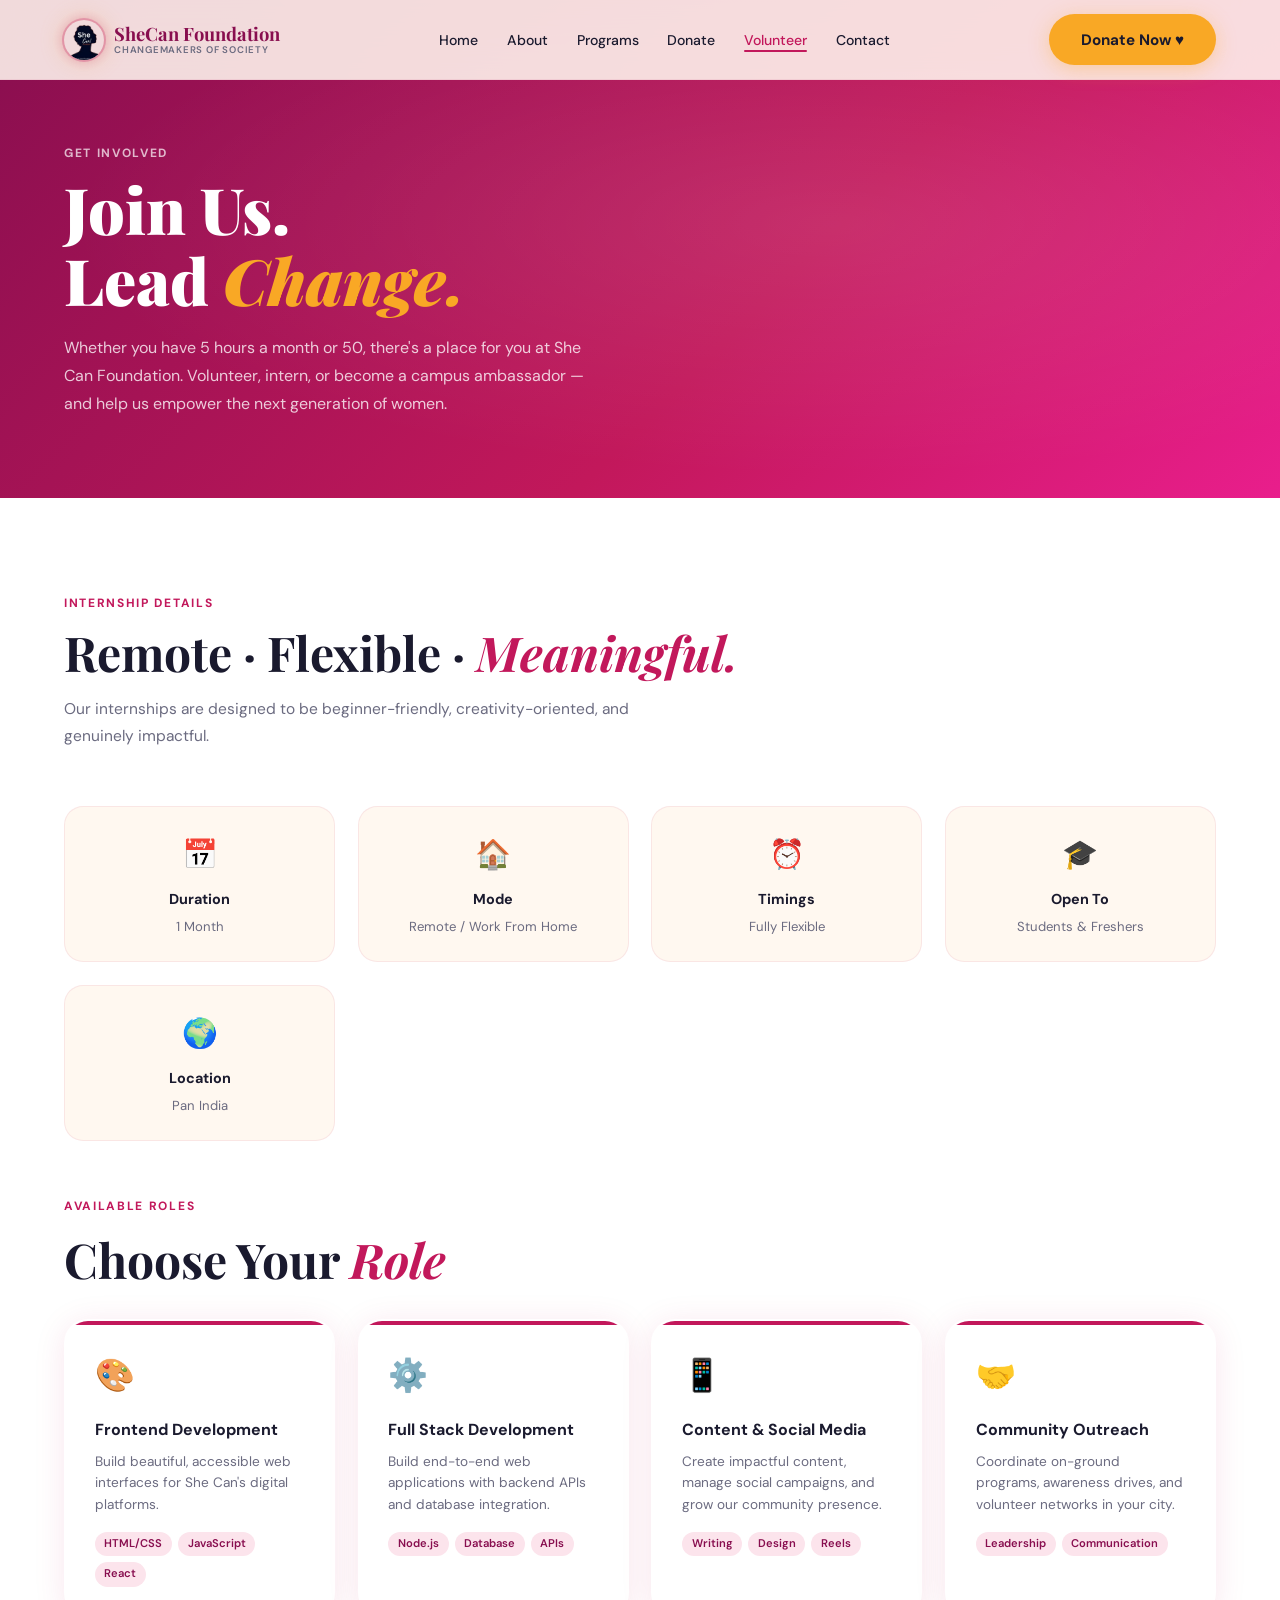
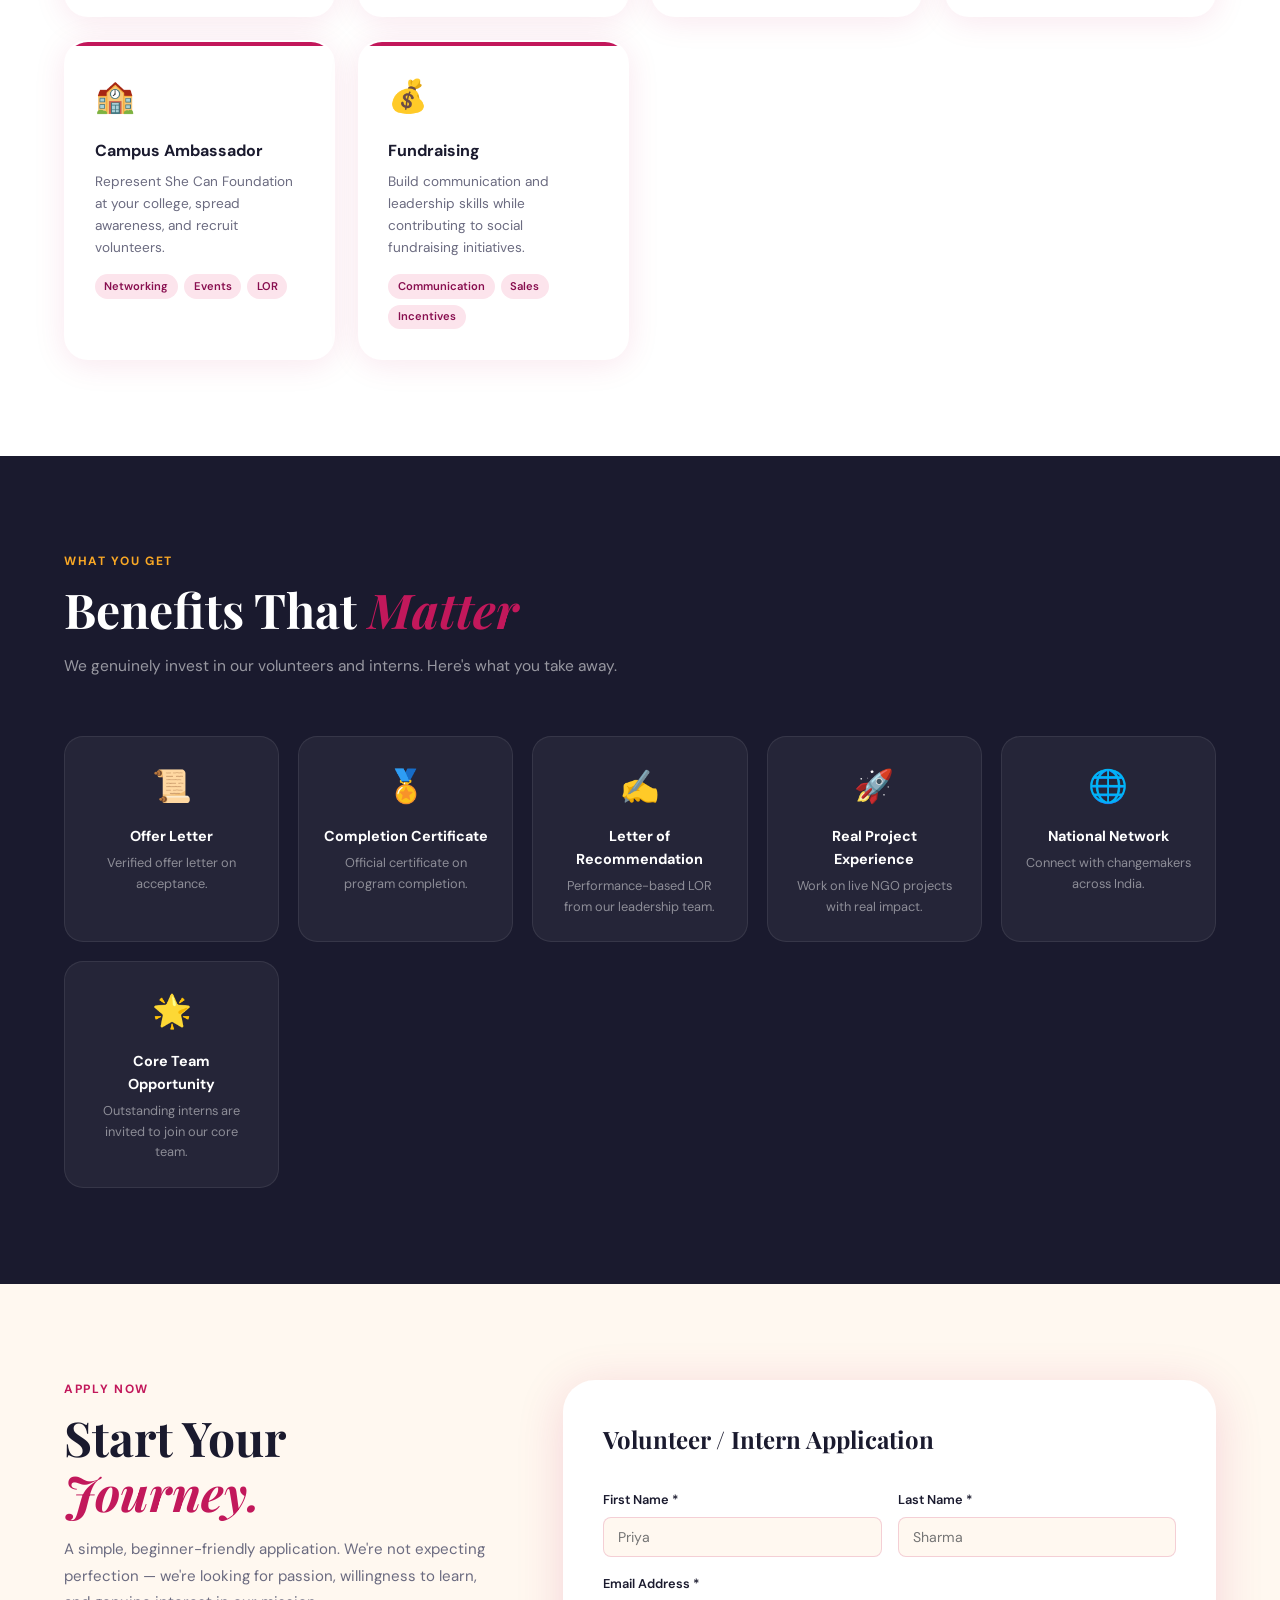
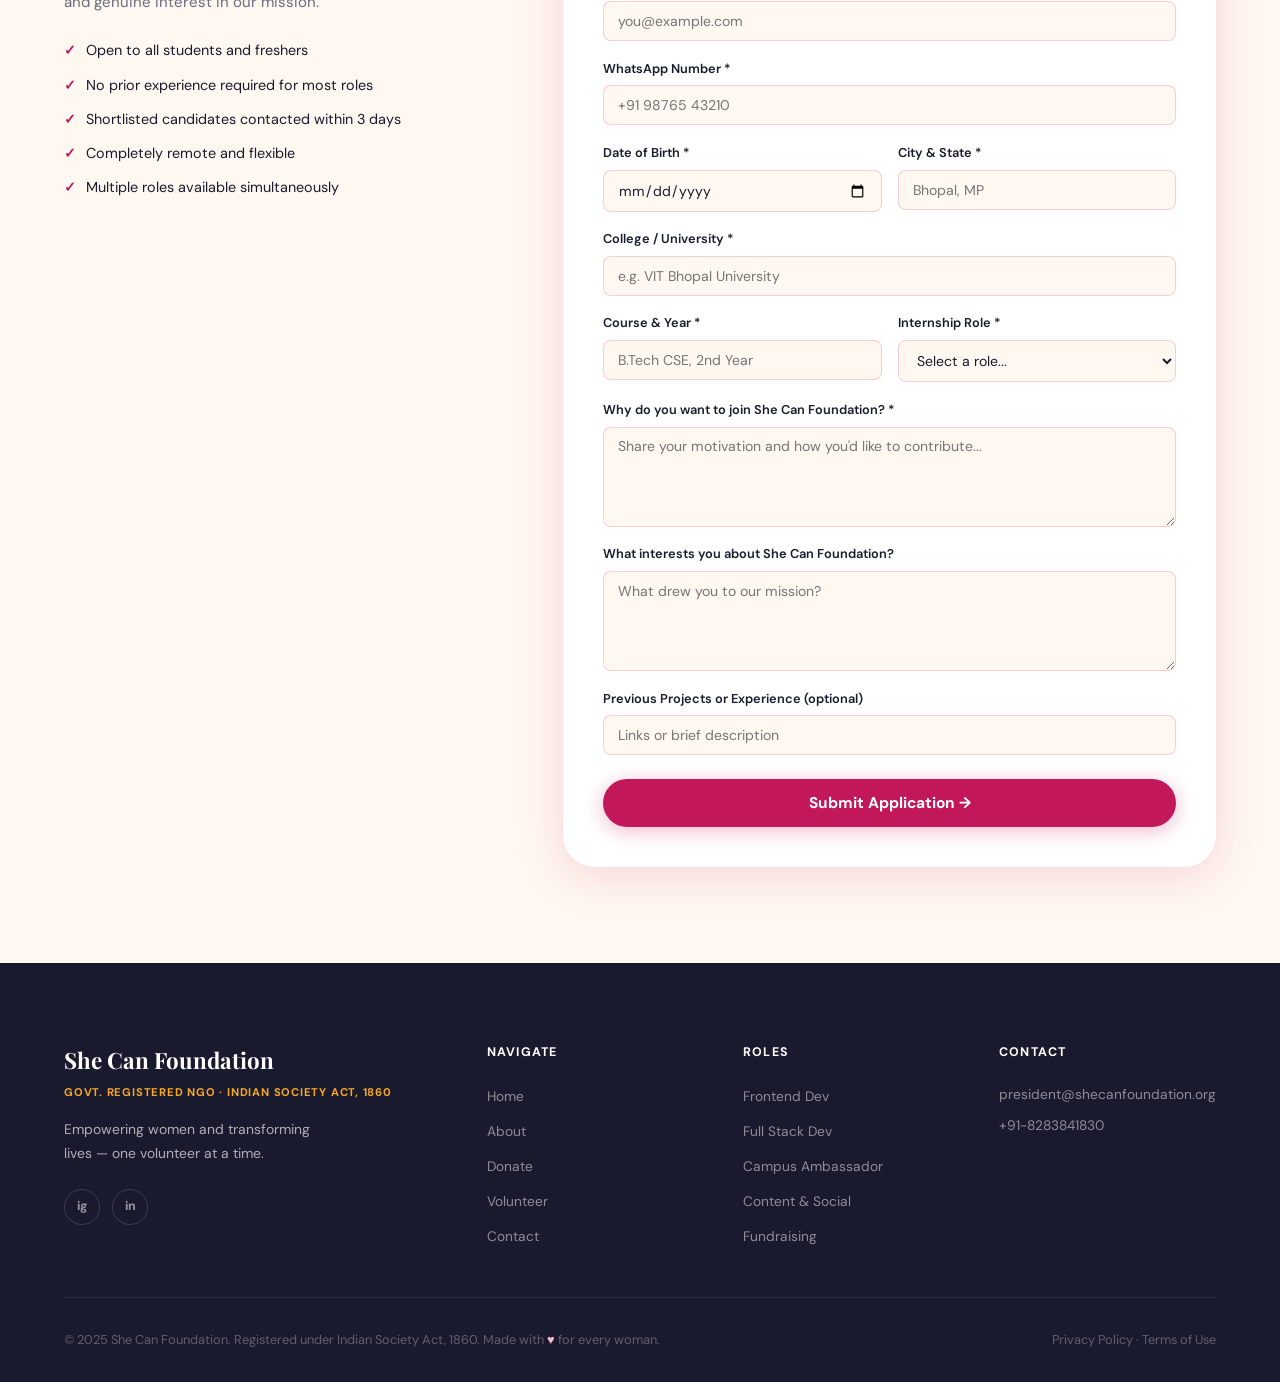
<file: volunteer.html>
<!DOCTYPE html>
<html lang="en">
<head>
  <meta charset="UTF-8" />
  <meta name="viewport" content="width=device-width, initial-scale=1.0" />
  <title>Volunteer & Intern | She Can Foundation</title>
  <meta name="description" content="Volunteer or intern with She Can Foundation. Earn certificates, gain real experience, and help empower women across India." />
  <link rel="stylesheet" href="styles.css" />

  <style>
    /* ============================================================
       VOLUNTEER PAGE STYLES
       ============================================================ */

    /* ── PAGE HERO ── */
    .page-hero {
      min-height: 52vh; display: flex; align-items: center;
      padding: 9rem 5% 5rem; position: relative; overflow: hidden;
      background: linear-gradient(135deg, var(--rose-dark) 0%, var(--rose) 60%, #e91e8c 100%);
    }
    .page-hero::before {
      content: ''; position: absolute; inset: 0;
      background: radial-gradient(ellipse at 65% 45%, rgba(255,255,255,0.1) 0%, transparent 65%);
    }
    .page-hero-content { position: relative; z-index: 1; max-width: 640px; }
    .page-hero .section-label { color: rgba(255,255,255,0.7); }
    .page-hero h1 {
      font-family: var(--font-display); font-size: clamp(2.4rem, 5vw, 4rem);
      font-weight: 900; color: var(--white); line-height: 1.1; margin-bottom: 1.2rem;
    }
    .page-hero h1 em { color: var(--gold); font-style: italic; }
    .page-hero p { font-size: 1rem; color: rgba(255,255,255,0.78); line-height: 1.75; max-width: 520px; }

    /* ── INTERNSHIP INFO CARDS ── */
    #internship-info { background: var(--white); }
    .info-grid { display: grid; grid-template-columns: repeat(auto-fit, minmax(220px, 1fr)); gap: 1.4rem; margin-bottom: 3.5rem; }
    .info-card {
      background: var(--cream); border-radius: 1.2rem;
      padding: 1.5rem; border: 1px solid rgba(194,24,91,0.08);
      text-align: center; transition: var(--ease);
    }
    .info-card:hover { background: var(--rose-pale); transform: translateY(-3px); }
    .info-card .icon { font-size: 1.8rem; margin-bottom: 0.7rem; }
    .info-card h4 { font-size: 0.9rem; font-weight: 700; color: var(--charcoal); margin-bottom: 0.3rem; }
    .info-card p { font-size: 0.82rem; color: var(--text-muted); }

    /* ── ROLE CARDS ── */
    .roles-grid { display: grid; grid-template-columns: repeat(auto-fit, minmax(260px, 1fr)); gap: 1.4rem; }
    .role-card {
      background: var(--white); border-radius: 1.5rem;
      padding: 1.8rem; box-shadow: var(--shadow);
      border: 2px solid transparent; cursor: pointer;
      transition: all var(--ease); position: relative; overflow: hidden;
    }
    .role-card::before { content: ''; position: absolute; top: 0; left: 0; right: 0; height: 4px; background: var(--rose); }
    .role-card:hover, .role-card.selected { border-color: var(--rose); transform: translateY(-4px); box-shadow: var(--shadow-md); }
    .role-card.selected::after { content: '✓ Selected'; position: absolute; top: 1rem; right: 1rem; background: var(--rose); color: var(--white); font-size: 0.7rem; font-weight: 700; padding: 0.2rem 0.6rem; border-radius: var(--radius-pill); }
    .role-icon { font-size: 2rem; margin-bottom: 1rem; }
    .role-card h3 { font-size: 1rem; font-weight: 700; margin-bottom: 0.5rem; }
    .role-card p { font-size: 0.85rem; color: var(--text-muted); line-height: 1.6; }
    .role-tags { display: flex; flex-wrap: wrap; gap: 6px; margin-top: 1rem; }
    .role-tag { background: var(--rose-pale); color: var(--rose-dark); font-size: 0.7rem; font-weight: 600; padding: 0.2rem 0.6rem; border-radius: var(--radius-pill); }

    /* ── PERKS ── */
    #perks { background: var(--charcoal); }
    #perks .section-label { color: var(--gold); }
    #perks h2.section-title { color: var(--white); }
    #perks .section-sub { color: rgba(255,255,255,0.55); }
    .perks-grid { display: grid; grid-template-columns: repeat(auto-fit, minmax(200px, 1fr)); gap: 1.2rem; margin-top: 3rem; }
    .perk-card {
      background: rgba(255,255,255,0.05); border: 1px solid rgba(255,255,255,0.08);
      border-radius: 1.2rem; padding: 1.5rem; text-align: center; transition: var(--ease);
    }
    .perk-card:hover { background: rgba(194,24,91,0.15); border-color: rgba(194,24,91,0.3); transform: translateY(-3px); }
    .perk-icon { font-size: 2rem; margin-bottom: 0.8rem; display: block; }
    .perk-card h4 { font-size: 0.9rem; font-weight: 700; color: var(--white); margin-bottom: 0.3rem; }
    .perk-card p { font-size: 0.8rem; color: rgba(255,255,255,0.48); }

    /* ── APPLICATION FORM ── */
    #apply { background: var(--cream); }
    .apply-wrap { display: grid; grid-template-columns: 1fr 1.5fr; gap: 4rem; align-items: start; }
    .apply-info p { font-size: 0.94rem; color: var(--text-muted); line-height: 1.75; margin-bottom: 1.5rem; }
    .apply-info ul { list-style: none; display: flex; flex-direction: column; gap: 0.7rem; }
    .apply-info ul li { display: flex; align-items: flex-start; gap: 10px; font-size: 0.9rem; }
    .apply-info ul li::before { content: '✓'; color: var(--rose); font-weight: 700; flex-shrink: 0; }

    /* Form card */
    .apply-form {
      background: var(--white); border-radius: 2rem;
      padding: 2.5rem; box-shadow: var(--shadow-md);
    }
    .apply-form h3 { font-family: var(--font-display); font-size: 1.5rem; margin-bottom: 2rem; color: var(--charcoal); }
    .form-row { display: grid; grid-template-columns: 1fr 1fr; gap: 1rem; }
    .form-group { display: flex; flex-direction: column; gap: 0.4rem; margin-bottom: 1.1rem; }
    .form-group label { font-size: 0.8rem; font-weight: 600; color: var(--charcoal); }
    .form-group input, .form-group select, .form-group textarea {
      border: 1.5px solid rgba(194,24,91,0.18); border-radius: var(--radius-sm);
      padding: 0.62rem 0.88rem; font-size: 0.88rem;
      font-family: var(--font-body); color: var(--charcoal);
      background: var(--cream); outline: none;
      transition: border-color var(--ease), box-shadow var(--ease);
    }
    .form-group input:focus, .form-group select:focus, .form-group textarea:focus {
      border-color: var(--rose); box-shadow: 0 0 0 3px rgba(194,24,91,0.1);
    }
    .form-group textarea { resize: vertical; min-height: 100px; }
    .form-error { font-size: 0.73rem; color: #c62828; margin-top: 2px; display: none; }
    .form-error.show { display: block; }
    .form-submit {
      width: 100%; padding: 0.88rem; border-radius: var(--radius-pill);
      background: var(--rose); color: var(--white);
      font-size: 0.97rem; font-weight: 700; border: none; cursor: pointer;
      transition: all var(--ease); box-shadow: 0 4px 20px rgba(194,24,91,0.3);
      margin-top: 0.4rem; font-family: var(--font-body);
    }
    .form-submit:hover { background: var(--rose-dark); transform: translateY(-1px); }
    .form-success {
      display: none; text-align: center; padding: 2rem;
    }
    .success-icon {
      width: 68px; height: 68px; border-radius: 50%;
      background: #e8f5e9; color: #2e7d32;
      font-size: 1.8rem; margin: 0 auto 1rem;
      display: flex; align-items: center; justify-content: center;
      animation: scaleIn 0.4s cubic-bezier(0.34,1.56,0.64,1);
    }
    .form-success h4 { font-family: var(--font-display); font-size: 1.5rem; color: var(--charcoal); margin-bottom: 0.5rem; }
    .form-success p { color: var(--text-muted); font-size: 0.9rem; }

    /* ── RESPONSIVE ── */
    @media (max-width: 900px) {
      .apply-wrap { grid-template-columns: 1fr; }
      .form-row { grid-template-columns: 1fr; }
    }
  </style>
</head>
<body>

  <!-- NAV -->
  <nav id="navbar">
    <a class="nav-logo" href="index.html">
      <div class="nav-logo-img-wrap">
        <img src="assets/logo.png" alt="SheCan Foundation Logo" />
      </div>
      <div class="nav-logo-text">
        SheCan Foundation
        <small>Changemakers of society</small>
      </div>
    </a>
    <ul class="nav-links">
      <li><a href="index.html">Home</a></li>
      <li><a href="index.html#about">About</a></li>
      <li><a href="index.html#programs">Programs</a></li>
      <li><a href="donate.html">Donate</a></li>
      <li><a href="volunteer.html" class="active">Volunteer</a></li>
      <li><a href="contact.html">Contact</a></li>
    </ul>
    <a class="nav-cta btn-gold" href="donate.html">Donate Now ♥</a>
    <button class="hamburger" onclick="toggleMenu()" aria-label="Open menu">
      <span></span><span></span><span></span>
    </button>
  </nav>
  <div class="mobile-menu" id="mobileMenu">
    <a href="index.html" onclick="toggleMenu()">Home</a>
    <a href="donate.html" onclick="toggleMenu()">Donate</a>
    <a href="volunteer.html" onclick="toggleMenu()">Volunteer</a>
    <a href="contact.html" onclick="toggleMenu()">Contact</a>
    <a class="nav-cta btn-gold" href="donate.html" onclick="toggleMenu()">Donate Now ♥</a>
  </div>

  <!-- PAGE HERO -->
  <div class="page-hero">
    <div class="page-hero-content">
      <div class="section-label">Get Involved</div>
      <h1>Join Us.<br>Lead <em>Change.</em></h1>
      <p>
        Whether you have 5 hours a month or 50, there's a place for you at She Can Foundation.
        Volunteer, intern, or become a campus ambassador — and help us empower the next generation of women.
      </p>
    </div>
  </div>

  <!-- INTERNSHIP INFO -->
  <section id="internship-info">
    <div class="section-header">
      <div class="section-label reveal">Internship Details</div>
      <h2 class="section-title reveal reveal-delay-1">Remote · Flexible · <em>Meaningful.</em></h2>
      <p class="section-sub reveal reveal-delay-2">Our internships are designed to be beginner-friendly, creativity-oriented, and genuinely impactful.</p>
    </div>

    <!-- Quick info cards -->
    <div class="info-grid reveal">
      <div class="info-card"><div class="icon">📅</div><h4>Duration</h4><p>1 Month</p></div>
      <div class="info-card"><div class="icon">🏠</div><h4>Mode</h4><p>Remote / Work From Home</p></div>
      <div class="info-card"><div class="icon">⏰</div><h4>Timings</h4><p>Fully Flexible</p></div>
      <div class="info-card"><div class="icon">🎓</div><h4>Open To</h4><p>Students & Freshers</p></div>
      <div class="info-card"><div class="icon">🌍</div><h4>Location</h4><p>Pan India</p></div>
    </div>

    <!-- Available roles -->
    <div class="section-label reveal" style="margin-bottom:1rem;">Available Roles</div>
    <h2 class="section-title reveal reveal-delay-1" style="margin-bottom:2rem;">Choose Your <em>Role</em></h2>
    <div class="roles-grid" id="rolesGrid">
      <div class="role-card reveal" onclick="selectRole('Frontend Development', this)">
        <div class="role-icon">🎨</div>
        <h3>Frontend Development</h3>
        <p>Build beautiful, accessible web interfaces for She Can's digital platforms.</p>
        <div class="role-tags"><span class="role-tag">HTML/CSS</span><span class="role-tag">JavaScript</span><span class="role-tag">React</span></div>
      </div>
      <div class="role-card reveal reveal-delay-1" onclick="selectRole('Full Stack Development', this)">
        <div class="role-icon">⚙️</div>
        <h3>Full Stack Development</h3>
        <p>Build end-to-end web applications with backend APIs and database integration.</p>
        <div class="role-tags"><span class="role-tag">Node.js</span><span class="role-tag">Database</span><span class="role-tag">APIs</span></div>
      </div>
      <div class="role-card reveal reveal-delay-2" onclick="selectRole('Content & Social Media', this)">
        <div class="role-icon">📱</div>
        <h3>Content & Social Media</h3>
        <p>Create impactful content, manage social campaigns, and grow our community presence.</p>
        <div class="role-tags"><span class="role-tag">Writing</span><span class="role-tag">Design</span><span class="role-tag">Reels</span></div>
      </div>
      <div class="role-card reveal reveal-delay-3" onclick="selectRole('Community Outreach', this)">
        <div class="role-icon">🤝</div>
        <h3>Community Outreach</h3>
        <p>Coordinate on-ground programs, awareness drives, and volunteer networks in your city.</p>
        <div class="role-tags"><span class="role-tag">Leadership</span><span class="role-tag">Communication</span></div>
      </div>
      <div class="role-card reveal reveal-delay-1" onclick="selectRole('Campus Ambassador', this)">
        <div class="role-icon">🏫</div>
        <h3>Campus Ambassador</h3>
        <p>Represent She Can Foundation at your college, spread awareness, and recruit volunteers.</p>
        <div class="role-tags"><span class="role-tag">Networking</span><span class="role-tag">Events</span><span class="role-tag">LOR</span></div>
      </div>
      <div class="role-card reveal reveal-delay-2" onclick="selectRole('Fundraising', this)">
        <div class="role-icon">💰</div>
        <h3>Fundraising</h3>
        <p>Build communication and leadership skills while contributing to social fundraising initiatives.</p>
        <div class="role-tags"><span class="role-tag">Communication</span><span class="role-tag">Sales</span><span class="role-tag">Incentives</span></div>
      </div>
    </div>
  </section>

  <!-- PERKS -->
  <section id="perks">
    <div class="section-header">
      <div class="section-label reveal">What You Get</div>
      <h2 class="section-title reveal reveal-delay-1">Benefits That <em>Matter</em></h2>
      <p class="section-sub reveal reveal-delay-2">We genuinely invest in our volunteers and interns. Here's what you take away.</p>
    </div>
    <div class="perks-grid">
      <div class="perk-card reveal"><span class="perk-icon">📜</span><h4>Offer Letter</h4><p>Verified offer letter on acceptance.</p></div>
      <div class="perk-card reveal reveal-delay-1"><span class="perk-icon">🏅</span><h4>Completion Certificate</h4><p>Official certificate on program completion.</p></div>
      <div class="perk-card reveal reveal-delay-2"><span class="perk-icon">✍️</span><h4>Letter of Recommendation</h4><p>Performance-based LOR from our leadership team.</p></div>
      <div class="perk-card reveal reveal-delay-3"><span class="perk-icon">🚀</span><h4>Real Project Experience</h4><p>Work on live NGO projects with real impact.</p></div>
      <div class="perk-card reveal reveal-delay-1"><span class="perk-icon">🌐</span><h4>National Network</h4><p>Connect with changemakers across India.</p></div>
      <div class="perk-card reveal reveal-delay-2"><span class="perk-icon">🌟</span><h4>Core Team Opportunity</h4><p>Outstanding interns are invited to join our core team.</p></div>
    </div>
  </section>

  <!-- APPLICATION FORM -->
  <section id="apply">
    <div class="apply-wrap">
      <div class="apply-info">
        <div class="section-label reveal">Apply Now</div>
        <h2 class="section-title reveal reveal-delay-1">Start Your<br><em>Journey.</em></h2>
        <p class="reveal reveal-delay-2">
          A simple, beginner-friendly application. We're not expecting perfection —
          we're looking for passion, willingness to learn, and genuine interest in our mission.
        </p>
        <ul class="reveal reveal-delay-3">
          <li>Open to all students and freshers</li>
          <li>No prior experience required for most roles</li>
          <li>Shortlisted candidates contacted within 3 days</li>
          <li>Completely remote and flexible</li>
          <li>Multiple roles available simultaneously</li>
        </ul>
      </div>

      <div class="apply-form reveal reveal-delay-2">
        <h3>Volunteer / Intern Application</h3>
        <div id="formBody">
          <div class="form-row">
            <div class="form-group">
              <label for="fname">First Name *</label>
              <input type="text" id="fname" placeholder="Priya" />
              <span class="form-error" id="fnameErr">Required.</span>
            </div>
            <div class="form-group">
              <label for="lname">Last Name *</label>
              <input type="text" id="lname" placeholder="Sharma" />
              <span class="form-error" id="lnameErr">Required.</span>
            </div>
          </div>
          <div class="form-group">
            <label for="email">Email Address *</label>
            <input type="email" id="email" placeholder="you@example.com" />
            <span class="form-error" id="emailErr">Please enter a valid email.</span>
          </div>
          <div class="form-group">
            <label for="phone">WhatsApp Number *</label>
            <input type="tel" id="phone" placeholder="+91 98765 43210" />
            <span class="form-error" id="phoneErr">Please enter a valid number.</span>
          </div>
          <div class="form-row">
            <div class="form-group">
              <label for="dob">Date of Birth *</label>
              <input type="date" id="dob" />
              <span class="form-error" id="dobErr">Required.</span>
            </div>
            <div class="form-group">
              <label for="city">City & State *</label>
              <input type="text" id="city" placeholder="Bhopal, MP" />
              <span class="form-error" id="cityErr">Required.</span>
            </div>
          </div>
          <div class="form-group">
            <label for="college">College / University *</label>
            <input type="text" id="college" placeholder="e.g. VIT Bhopal University" />
            <span class="form-error" id="collegeErr">Required.</span>
          </div>
          <div class="form-row">
            <div class="form-group">
              <label for="course">Course & Year *</label>
              <input type="text" id="course" placeholder="B.Tech CSE, 2nd Year" />
              <span class="form-error" id="courseErr">Required.</span>
            </div>
            <div class="form-group">
              <label for="role">Internship Role *</label>
              <!-- This select is pre-filled if a role card was clicked -->
              <select id="role">
                <option value="">Select a role...</option>
                <option>Frontend Development</option>
                <option>Full Stack Development</option>
                <option>Content &amp; Social Media</option>
                <option>Community Outreach</option>
                <option>Campus Ambassador</option>
                <option>Fundraising</option>
              </select>
              <span class="form-error" id="roleErr">Please select a role.</span>
            </div>
          </div>
          <div class="form-group">
            <label for="why">Why do you want to join She Can Foundation? *</label>
            <textarea id="why" placeholder="Share your motivation and how you'd like to contribute..."></textarea>
            <span class="form-error" id="whyErr">Please write at least 10 characters.</span>
          </div>
          <div class="form-group">
            <label for="interest">What interests you about She Can Foundation?</label>
            <textarea id="interest" placeholder="What drew you to our mission?"></textarea>
          </div>
          <div class="form-group">
            <label for="projects">Previous Projects or Experience (optional)</label>
            <input type="text" id="projects" placeholder="Links or brief description" />
          </div>
          <button class="form-submit" onclick="submitApp()">Submit Application →</button>
        </div>
        <div class="form-success" id="formSuccess">
          <div class="success-icon">✓</div>
          <h4>Application Received!</h4>
          <p>Thank you for applying to She Can Foundation. We'll reach out within 3 days via email. We're so excited to have you! 🌸</p>
        </div>
      </div>
    </div>
  </section>

  <!-- FOOTER -->
  <footer>
    <div class="footer-grid">
      <div class="footer-brand">
        <span class="logo">She Can Foundation</span>
        <span class="reg">Govt. Registered NGO · Indian Society Act, 1860</span>
        <p>Empowering women and transforming lives — one volunteer at a time.</p>
        <div class="footer-social">
          <a class="social-btn" href="https://www.instagram.com/_shecanfoundation_" target="_blank" rel="noopener">ig</a>
          <a class="social-btn" href="https://www.linkedin.com/company/shecanfoundation" target="_blank" rel="noopener">in</a>
        </div>
      </div>
      <div class="footer-col">
        <h5>Navigate</h5>
        <ul>
          <li><a href="index.html">Home</a></li>
          <li><a href="index.html#about">About</a></li>
          <li><a href="donate.html">Donate</a></li>
          <li><a href="volunteer.html">Volunteer</a></li>
          <li><a href="contact.html">Contact</a></li>
        </ul>
      </div>
      <div class="footer-col">
        <h5>Roles</h5>
        <ul>
          <li><a href="#apply">Frontend Dev</a></li>
          <li><a href="#apply">Full Stack Dev</a></li>
          <li><a href="#apply">Campus Ambassador</a></li>
          <li><a href="#apply">Content & Social</a></li>
          <li><a href="#apply">Fundraising</a></li>
        </ul>
      </div>
      <div class="footer-col">
        <h5>Contact</h5>
        <div class="footer-contact">
          <a href="mailto:president@shecanfoundation.org">president@shecanfoundation.org</a>
          <a href="tel:+918283841830">+91-8283841830</a>
        </div>
      </div>
    </div>
    <div class="footer-bottom">
      <span>© 2025 She Can Foundation. Registered under Indian Society Act, 1860. Made with <em>♥</em> for every woman.</span>
      <span>Privacy Policy · Terms of Use</span>
    </div>
  </footer>

  <button id="btt" aria-label="Back to top">↑</button>

  <script src="shared.js"></script>
  <script>
    /* ── ROLE CARD SELECTION ── */
    // Clicking a role card selects it and pre-fills the form select
    function selectRole(roleName, card) {
      // Deselect all cards
      document.querySelectorAll('.role-card').forEach(c => c.classList.remove('selected'));
      card.classList.add('selected');
      // Pre-fill the role select in the form
      const roleSelect = document.getElementById('role');
      for (let opt of roleSelect.options) {
        if (opt.value === roleName) { roleSelect.value = roleName; break; }
      }
      // Scroll to form
      document.getElementById('apply').scrollIntoView({ behavior: 'smooth', block: 'start' });
    }

    /* ── FORM VALIDATION & SUBMIT ── */
    function validateField(id, errId, check) {
      const val = document.getElementById(id).value.trim();
      const err = document.getElementById(errId);
      const ok = check(val);
      err.classList.toggle('show', !ok);
      return ok;
    }

    function submitApp() {
      const emailReg = /^[^\s@]+@[^\s@]+\.[^\s@]+$/;
      const phoneReg = /^[+\d\s\-()]{7,}$/;
      const ok = [
        validateField('fname',   'fnameErr',   v => v.length > 0),
        validateField('lname',   'lnameErr',   v => v.length > 0),
        validateField('email',   'emailErr',   v => emailReg.test(v)),
        validateField('phone',   'phoneErr',   v => phoneReg.test(v)),
        validateField('dob',     'dobErr',     v => v.length > 0),
        validateField('city',    'cityErr',    v => v.length > 0),
        validateField('college', 'collegeErr', v => v.length > 0),
        validateField('course',  'courseErr',  v => v.length > 0),
        validateField('role',    'roleErr',    v => v.length > 0),
        validateField('why',     'whyErr',     v => v.length > 10),
      ].every(Boolean);

      if (ok) {
        document.getElementById('formBody').style.display = 'none';
        document.getElementById('formSuccess').style.display = 'block';
        // Scroll to success message
        document.getElementById('formSuccess').scrollIntoView({ behavior: 'smooth' });
      }
    }
  </script>

</body>
</html>
</file>
<file: styles.css>
/* ============================================================
   She Can Foundation — Global Stylesheet
   Shared across all pages: index, donate, volunteer, contact
   ============================================================ */

/* ── GOOGLE FONTS ── */
@import url('https://fonts.googleapis.com/css2?family=Playfair+Display:ital,wght@0,400;0,700;0,900;1,400;1,700&family=Tiro+Devanagari+Hindi:ital@0;1&family=DM+Sans:opsz,wght@9..40,300;9..40,400;9..40,500;9..40,600;9..40,700&display=swap');

/* ── CSS VARIABLES ── */
:root {
  /* Brand Colors */
  --rose:        #c2185b;
  --rose-light:  #f8bbd0;
  --rose-dark:   #880e4f;
  --rose-pale:   #fce4ec;
  --cream:       #fff8f0;
  --saffron:     #e65100;
  --saffron-lt:  #fff3e0;
  --gold:        #f9a825;
  --gold-pale:   #fff9e6;
  --charcoal:    #1a1a2e;
  --charcoal-md: #2d2d44;
  --text-muted:  #6b6b80;
  --white:       #ffffff;

  /* Typography */
  --font-display: 'Playfair Display', serif;
  --font-devan:   'Tiro Devanagari Hindi', serif;
  --font-body:    'DM Sans', sans-serif;

  /* Spacing & Shape */
  --radius:      16px;
  --radius-sm:   8px;
  --radius-pill: 999px;

  /* Shadows */
  --shadow:    0 4px 32px rgba(194,24,91,0.10);
  --shadow-md: 0 8px 48px rgba(194,24,91,0.16);
  --shadow-lg: 0 16px 64px rgba(194,24,91,0.22);

  /* Transitions */
  --ease: 0.38s cubic-bezier(0.4,0,0.2,1);
}

.story-img {
  width: 100%;
  height: 250px; /* Your container height */
  overflow: hidden;
  border-radius: 16px 16px 0 0; /* Keeps your rounded corners */
  
  /* ALIGN IMAGE TO TOP */
  display: flex;
  align-items: flex-start; 
}

.story-img img {
  width: 100%;
  height: auto;
}

.before-after {
  position: relative;
  width: 100%;
  height: 400px; /* Set a fixed height that looks good on your layout */
  overflow: hidden;
}

.before-after img,
.ba-after-wrap img {
  width: 100%;
  height: 100%;
  object-fit: cover;
  object-position: top;
}
/* ── RESET ── */
*, *::before, *::after { box-sizing: border-box; margin: 0; padding: 0; }
html { scroll-behavior: smooth; font-size: 16px; }
body {
  font-family: var(--font-body);
  background: var(--cream);
  color: var(--charcoal);
  overflow-x: hidden;
  line-height: 1.6;
}
img { max-width: 100%; display: block; }
a { text-decoration: none; color: inherit; }
button { font-family: var(--font-body); cursor: pointer; border: none; background: none; }

/* ── SCROLLBAR ── */
::-webkit-scrollbar { width: 6px; }
::-webkit-scrollbar-track { background: var(--cream); }
::-webkit-scrollbar-thumb { background: var(--rose-light); border-radius: 99px; }

/* ── NAVIGATION ── */
nav#navbar {
  position: fixed; top: 0; left: 0; right: 0; z-index: 200;
  display: flex; align-items: center; justify-content: space-between;
  padding: 0.9rem 5%;
  background: rgba(255,248,240,0.88);
  backdrop-filter: blur(20px);
  -webkit-backdrop-filter: blur(20px);
  border-bottom: 1px solid rgba(194,24,91,0.08);
  transition: box-shadow var(--ease);
}
nav#navbar.scrolled { box-shadow: 0 2px 24px rgba(194,24,91,0.10); }

/* Logo */
/* ── LOGO ── */
.nav-logo {
  display: flex;
  align-items: center;
  gap: 10px;
  text-decoration: none;
}

/* Image wrapper — controls size + glow effect */
.nav-logo-img-wrap {
  width: 40px;
  height: 40px;
  flex-shrink: 0;
  border-radius: 50%;
  overflow: hidden;
  /* Animated rose glow on the edges */
  box-shadow:
    0 0 0 2px rgba(194, 24, 91, 0.25),
    0 0 10px 3px rgba(194, 24, 91, 0.20),
    0 0 22px 6px rgba(249, 168, 37, 0.12);
  animation: logoGlow 3s ease-in-out infinite;
  transition: box-shadow var(--ease), transform var(--ease);
}

.nav-logo:hover .nav-logo-img-wrap {
  transform: scale(1.08);
  box-shadow:
    0 0 0 2px rgba(194, 24, 91, 0.5),
    0 0 14px 5px rgba(194, 24, 91, 0.35),
    0 0 28px 10px rgba(249, 168, 37, 0.2);
}

/* The actual logo image inside the wrapper */
.nav-logo-img-wrap img {
  width: 100%;
  height: 100%;
  object-fit: cover;
  display: block;
}

/* Pulsing glow keyframe */
@keyframes logoGlow {
  0%, 100% {
    box-shadow:
      0 0 0 2px rgba(194, 24, 91, 0.20),
      0 0 10px 3px rgba(194, 24, 91, 0.15),
      0 0 22px 6px rgba(249, 168, 37, 0.10);
  }
  50% {
    box-shadow:
      0 0 0 2px rgba(194, 24, 91, 0.40),
      0 0 16px 6px rgba(194, 24, 91, 0.28),
      0 0 32px 12px rgba(249, 168, 37, 0.18);
  }
}

/* Text block next to logo */
.nav-logo-text {
  font-family: var(--font-display);
  font-size: 1.15rem;
  font-weight: 700;
  color: var(--rose-dark);
  line-height: 1.1;
}
.nav-logo-text small {
  display: block;
  font-size: 0.6rem;
  font-family: var(--font-body);
  font-weight: 600;
  color: var(--text-muted);
  letter-spacing: 0.08em;
  text-transform: uppercase;
}

/* Nav links */
.nav-links { display: flex; gap: 1.8rem; list-style: none; }
.nav-links a {
  font-size: 0.88rem; font-weight: 500; color: var(--charcoal);
  position: relative; transition: color var(--ease);
}
.nav-links a::after {
  content: ''; position: absolute; bottom: -3px; left: 0; right: 0;
  height: 2px; background: var(--rose); border-radius: 99px;
  transform: scaleX(0); transition: transform var(--ease);
}
.nav-links a:hover, .nav-links a.active { color: var(--rose); }
.nav-links a:hover::after, .nav-links a.active::after { transform: scaleX(1); }

/* Nav CTA */
.nav-cta {
  background: var(--rose); color: var(--white);
  padding: 0.5rem 1.3rem; border-radius: var(--radius-pill);
  font-size: 0.85rem; font-weight: 600;
  transition: all var(--ease);
  box-shadow: 0 2px 12px rgba(194,24,91,0.25);
}
.nav-cta:hover { background: var(--rose-dark); transform: translateY(-1px); box-shadow: var(--shadow); }

/* Hamburger */
.hamburger { display: none; flex-direction: column; gap: 5px; padding: 4px; }
.hamburger span { display: block; width: 24px; height: 2px; background: var(--charcoal); border-radius: 99px; transition: var(--ease); }

/* Mobile menu */
.mobile-menu {
  display: none; position: fixed; inset: 0; z-index: 199;
  background: var(--cream); padding: 5.5rem 5% 2rem;
  flex-direction: column; gap: 1.8rem;
}
.mobile-menu.open { display: flex; }
.mobile-menu a { font-size: 1.3rem; font-weight: 600; color: var(--charcoal); border-bottom: 1px solid rgba(194,24,91,0.1); padding-bottom: 1rem; transition: color var(--ease); }
.mobile-menu a:hover { color: var(--rose); }
.mobile-menu .nav-cta { display: inline-flex; align-self: flex-start; font-size: 0.95rem; }

/* ── MARQUEE BANNER ── */
.marquee-wrap {
  background: var(--rose); padding: 0.85rem 0;
  overflow: hidden; white-space: nowrap;
}
.marquee-track { display: inline-flex; gap: 2.5rem; animation: marquee 26s linear infinite; }
.marquee-track:hover { animation-play-state: paused; }
.marquee-track span { font-size: 0.82rem; font-weight: 600; color: var(--white); letter-spacing: 0.06em; text-transform: uppercase; }
.marquee-track .dot { color: var(--gold); font-size: 1rem; }
@keyframes marquee { from { transform: translateX(0); } to { transform: translateX(-50%); } }

/* ── SECTION HELPERS ── */
section { padding: 6rem 5%; }
.section-label {
  font-size: 0.75rem; font-weight: 700; letter-spacing: 0.14em;
  text-transform: uppercase; color: var(--rose); margin-bottom: 0.7rem;
}
h2.section-title {
  font-family: var(--font-display);
  font-size: clamp(1.9rem, 3.8vw, 3rem);
  font-weight: 700; line-height: 1.15; color: var(--charcoal);
  margin-bottom: 1rem;
}
h2.section-title em { color: var(--rose); font-style: italic; }
.section-sub { font-size: 0.97rem; color: var(--text-muted); line-height: 1.75; max-width: 580px; }
.section-header { margin-bottom: 3.5rem; }

/* ── BUTTONS ── */
.btn-primary {
  display: inline-flex; align-items: center; gap: 8px;
  background: var(--rose); color: var(--white);
  padding: 0.82rem 2rem; border-radius: var(--radius-pill);
  font-weight: 600; font-size: 0.95rem;
  transition: all var(--ease);
  box-shadow: 0 4px 20px rgba(194,24,91,0.30);
}
.btn-primary:hover { background: var(--rose-dark); transform: translateY(-2px); box-shadow: var(--shadow-md); }
.btn-outline {
  display: inline-flex; align-items: center; gap: 8px;
  background: transparent; color: var(--rose);
  padding: 0.8rem 1.8rem; border-radius: var(--radius-pill);
  font-weight: 600; font-size: 0.95rem;
  border: 2px solid var(--rose);
  transition: all var(--ease);
}
.btn-outline:hover { background: var(--rose-pale); transform: translateY(-2px); }
.btn-gold {
  display: inline-flex; align-items: center; gap: 8px;
  background: var(--gold); color: var(--charcoal);
  padding: 0.82rem 2rem; border-radius: var(--radius-pill);
  font-weight: 700; font-size: 0.95rem;
  transition: all var(--ease);
  box-shadow: 0 4px 20px rgba(249,168,37,0.35);
}
.btn-gold:hover { background: #f57f17; color: var(--white); transform: translateY(-2px); box-shadow: 0 8px 32px rgba(249,168,37,0.4); }

/* ── SCROLL REVEAL ── */
.reveal { opacity: 0; transform: translateY(28px); transition: opacity 0.7s ease, transform 0.7s ease; }
.reveal.visible { opacity: 1; transform: translateY(0); }
.reveal-delay-1 { transition-delay: 0.1s; }
.reveal-delay-2 { transition-delay: 0.2s; }
.reveal-delay-3 { transition-delay: 0.3s; }
.reveal-delay-4 { transition-delay: 0.4s; }
.reveal-delay-5 { transition-delay: 0.5s; }

/* ── BACK TO TOP ── */
#btt {
  position: fixed; bottom: 2rem; right: 2rem; z-index: 100;
  width: 44px; height: 44px; border-radius: 50%;
  background: var(--rose); color: var(--white);
  font-size: 1.1rem;
  display: flex; align-items: center; justify-content: center;
  box-shadow: var(--shadow); transition: all var(--ease);
  opacity: 0; pointer-events: none;
}
#btt.show { opacity: 1; pointer-events: all; }
#btt:hover { background: var(--rose-dark); transform: translateY(-3px); }

/* ── FOOTER ── */
footer {
  background: var(--charcoal);
  color: rgba(255,255,255,0.65);
  padding: 5rem 5% 2rem;
}
.footer-grid {
  display: grid;
  grid-template-columns: 1.8fr 1fr 1fr 1fr;
  gap: 3rem; margin-bottom: 3rem;
}
.footer-brand .logo {
  font-family: var(--font-display);
  font-size: 1.4rem; font-weight: 700;
  color: var(--white); display: block; margin-bottom: 0.3rem;
}
.footer-brand .reg {
  font-size: 0.7rem; color: var(--gold);
  font-weight: 700; letter-spacing: 0.07em;
  text-transform: uppercase; display: block; margin-bottom: 1rem;
}
.footer-brand p { font-size: 0.87rem; line-height: 1.7; max-width: 260px; }
.footer-social { display: flex; gap: 0.75rem; margin-top: 1.5rem; }
.social-btn {
  width: 36px; height: 36px; border-radius: 50%;
  border: 1px solid rgba(255,255,255,0.15);
  display: flex; align-items: center; justify-content: center;
  color: rgba(255,255,255,0.55); font-size: 0.78rem; font-weight: 700;
  transition: all var(--ease);
}
.social-btn:hover { background: var(--rose); border-color: var(--rose); color: var(--white); }
.footer-col h5 {
  font-size: 0.78rem; font-weight: 700; text-transform: uppercase;
  letter-spacing: 0.1em; color: var(--white); margin-bottom: 1.2rem;
}
.footer-col ul { list-style: none; display: flex; flex-direction: column; gap: 0.6rem; }
.footer-col ul li a { font-size: 0.86rem; color: rgba(255,255,255,0.5); transition: color var(--ease); }
.footer-col ul li a:hover { color: var(--rose-light); }
.footer-contact { display: flex; flex-direction: column; gap: 0.6rem; }
.footer-contact a { font-size: 0.86rem; color: rgba(255,255,255,0.5); transition: color var(--ease); }
.footer-contact a:hover { color: var(--rose-light); }
.footer-bottom {
  border-top: 1px solid rgba(255,255,255,0.08); padding-top: 2rem;
  display: flex; justify-content: space-between; align-items: center;
  font-size: 0.8rem; color: rgba(255,255,255,0.3);
  flex-wrap: wrap; gap: 1rem;
}
.footer-bottom em { color: var(--rose-light); font-style: normal; }

/* ── SHARED KEYFRAMES ── */
@keyframes fadeUp   { from { opacity: 0; transform: translateY(24px); } to { opacity: 1; transform: translateY(0); } }
@keyframes fadeIn   { from { opacity: 0; } to { opacity: 1; } }
@keyframes scaleIn  { from { opacity: 0; transform: scale(0.85); } to { opacity: 1; transform: scale(1); } }
@keyframes pulse    { 0%,100%{ transform: scale(1); } 50%{ transform: scale(1.04); } }
@keyframes blob     { 0%,100%{ transform: translate(0,0) scale(1); } 33%{ transform: translate(20px,-20px) scale(1.05); } 66%{ transform: translate(-15px,15px) scale(0.95); } }

/* ── RESPONSIVE ── */
@media (max-width: 900px) {
  nav#navbar { padding: 0.85rem 5%; }
  .nav-links, nav#navbar > .nav-cta { display: none; }
  .hamburger { display: flex; }
  .footer-grid { grid-template-columns: 1fr 1fr; }
}
@media (max-width: 600px) {
  section { padding: 4rem 5%; }
  .footer-grid { grid-template-columns: 1fr; }
  .footer-bottom { flex-direction: column; text-align: center; }
}
</file>
